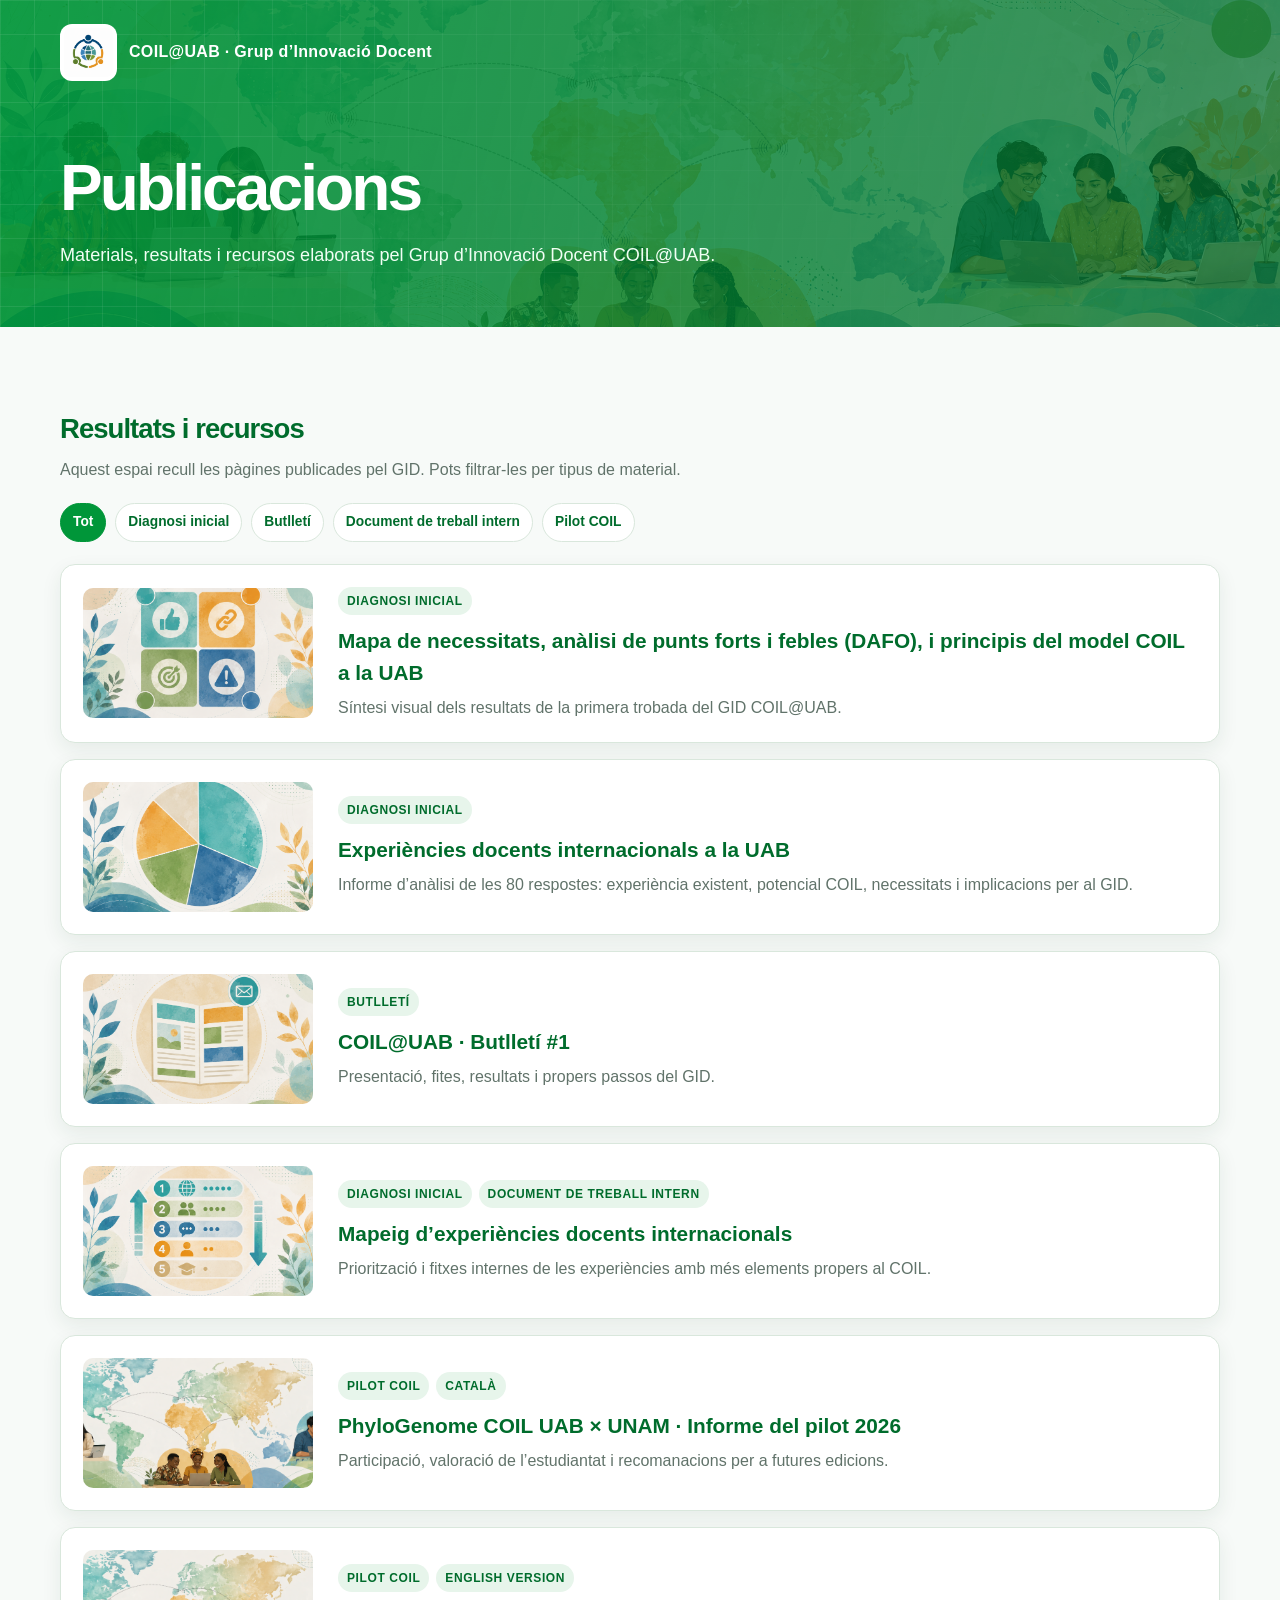
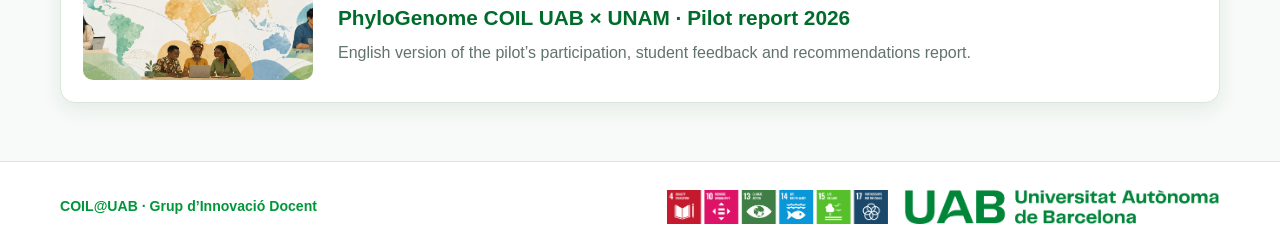
<file: index.html>
<!doctype html><html lang="ca"><head><meta charset="utf-8"><meta name="viewport" content="width=device-width,initial-scale=1"><title>COIL@UAB | Publicacions</title><link rel="stylesheet" href="site.css"><style>.index-hero .hero-content{padding-top:74px}.publication-list{display:grid;gap:16px}.publication{display:grid;grid-template-columns:230px 1fr;gap:25px;align-items:center;padding:22px;text-decoration:none;color:inherit}.publication:hover{transform:translateY(-3px);box-shadow:0 12px 24px rgba(20,65,38,.14)}.publication img{width:100%;height:130px;object-fit:cover;border-radius:10px}.tags{display:flex;flex-wrap:wrap;gap:7px}.tag{display:inline-block;padding:5px 9px;border-radius:999px;background:var(--uab-soft);color:var(--uab-dark);font-weight:800;font-size:.75rem;text-transform:uppercase;letter-spacing:.05em}.publication h3{margin:10px 0 7px;color:var(--uab-dark);font-size:1.3rem}.publication p{margin:0;color:var(--muted)}.filters{display:flex;flex-wrap:wrap;gap:9px;margin:0 0 22px}.filter{padding:8px 12px;border:1px solid var(--line);border-radius:999px;background:#fff;color:var(--uab-dark);font:inherit;font-size:.86rem;font-weight:800;cursor:pointer}.filter[aria-pressed="true"],.filter:hover{background:var(--uab);border-color:var(--uab);color:#fff}.publication[hidden]{display:none}body>header:not(:first-of-type),body>main:not(:first-of-type),body>footer:not(:first-of-type){display:none}@media(max-width:650px){.publication{grid-template-columns:1fr}.publication img{height:155px}}</style><script src="site-shell.js" defer></script></head><body><header class="site-hero index-hero"><div data-site-header></div><div class="wrap hero-content"><h1>Publicacions</h1><p class="lead">Materials, resultats i recursos elaborats pel Grup d’Innovació Docent COIL@UAB.</p></div></header><main class="wrap page-main"><section><h2 class="section-title">Resultats i recursos</h2><p class="section-intro">Aquest espai recull les pàgines publicades pel GID. Pots filtrar-les per tipus de material.</p><div class="filters" role="group" aria-label="Filtra les publicacions"><button class="filter" type="button" data-filter="tot" aria-pressed="true">Tot</button><button class="filter" type="button" data-filter="diagnosi" aria-pressed="false">Diagnosi inicial</button><button class="filter" type="button" data-filter="butlleti" aria-pressed="false">Butlletí</button><button class="filter" type="button" data-filter="intern" aria-pressed="false">Document de treball intern</button><button class="filter" type="button" data-filter="pilot" aria-pressed="false">Pilot COIL</button></div><div class="publication-list"><a class="publication card" data-tags="diagnosi" href="resultats-primera-trobada.html"><img src="COIL-UAB-Banner.png" alt="Mapa global i estudiants col·laborant"><div><div class="tags"><span class="tag">DIAGNOSI INICIAL</span></div><h3>Mapa de necessitats, anàlisi de punts forts i febles (DAFO), i principis del model COIL a la UAB</h3><p>Síntesi visual dels resultats de la primera trobada del GID COIL@UAB.</p></div></a><a class="publication card" data-tags="diagnosi" href="informe-enquesta.html"><img src="COIL-UAB-Banner.png" alt="Mapa global i estudiants col·laborant"><div><div class="tags"><span class="tag">DIAGNOSI INICIAL</span></div><h3>Experiències docents internacionals a la UAB</h3><p>Informe d’anàlisi de les 80 respostes: experiència existent, potencial COIL, necessitats i implicacions per al GID.</p></div></a><a class="publication card" data-tags="butlleti" href="butlleti-setembre-2026.html"><img src="COIL-UAB-Banner.png" alt="Mapa global i estudiants col·laborant"><div><div class="tags"><span class="tag">BUTLLETÍ</span></div><h3>COIL@UAB · Butlletí #1</h3><p>Presentació, fites, resultats i propers passos del GID.</p></div></a><a class="publication card" data-tags="diagnosi intern" href="mapeig-intern-experiencies-coil.html"><img src="llista.png" alt="Llista visual de priorització d’experiències"><div><div class="tags"><span class="tag">DIAGNOSI INICIAL</span><span class="tag">DOCUMENT DE TREBALL INTERN</span></div><h3>Mapeig d’experiències docents internacionals</h3><p>Priorització i fitxes internes de les experiències amb més elements propers al COIL.</p></div></a><a class="publication card" data-tags="pilot" href="informe-phylogenom-coil-2026.html"><img src="COIL-UAB-Banner.png" alt="Estudiants col·laborant en un projecte internacional"><div><div class="tags"><span class="tag">PILOT COIL</span><span class="tag">CATALÀ</span></div><h3>PhyloGenome COIL UAB × UNAM · Informe del pilot 2026</h3><p>Participació, valoració de l’estudiantat i recomanacions per a futures edicions.</p></div></a><a class="publication card" data-tags="pilot" href="phylogenom-coil-report-2026-en.html"><img src="COIL-UAB-Banner.png" alt="Students collaborating on an international project"><div><div class="tags"><span class="tag">PILOT COIL</span><span class="tag">ENGLISH VERSION</span></div><h3>PhyloGenome COIL UAB × UNAM · Pilot report 2026</h3><p>English version of the pilot’s participation, student feedback and recommendations report.</p></div></a></div></section></main><footer class="site-footer" data-site-footer></footer><script>const catalogue=document.querySelector('main .publication-list');const filters=catalogue.closest('section').querySelectorAll('.filter');filters.forEach(button=>button.addEventListener('click',()=>{const filter=button.dataset.filter;filters.forEach(item=>item.setAttribute('aria-pressed',String(item===button)));catalogue.querySelectorAll('.publication').forEach(item=>{const tags=(item.dataset.tags||item.dataset.tag||'').split(' ');item.hidden=filter!=='tot'&&!tags.includes(filter)};}));</script></body></html>
</file>
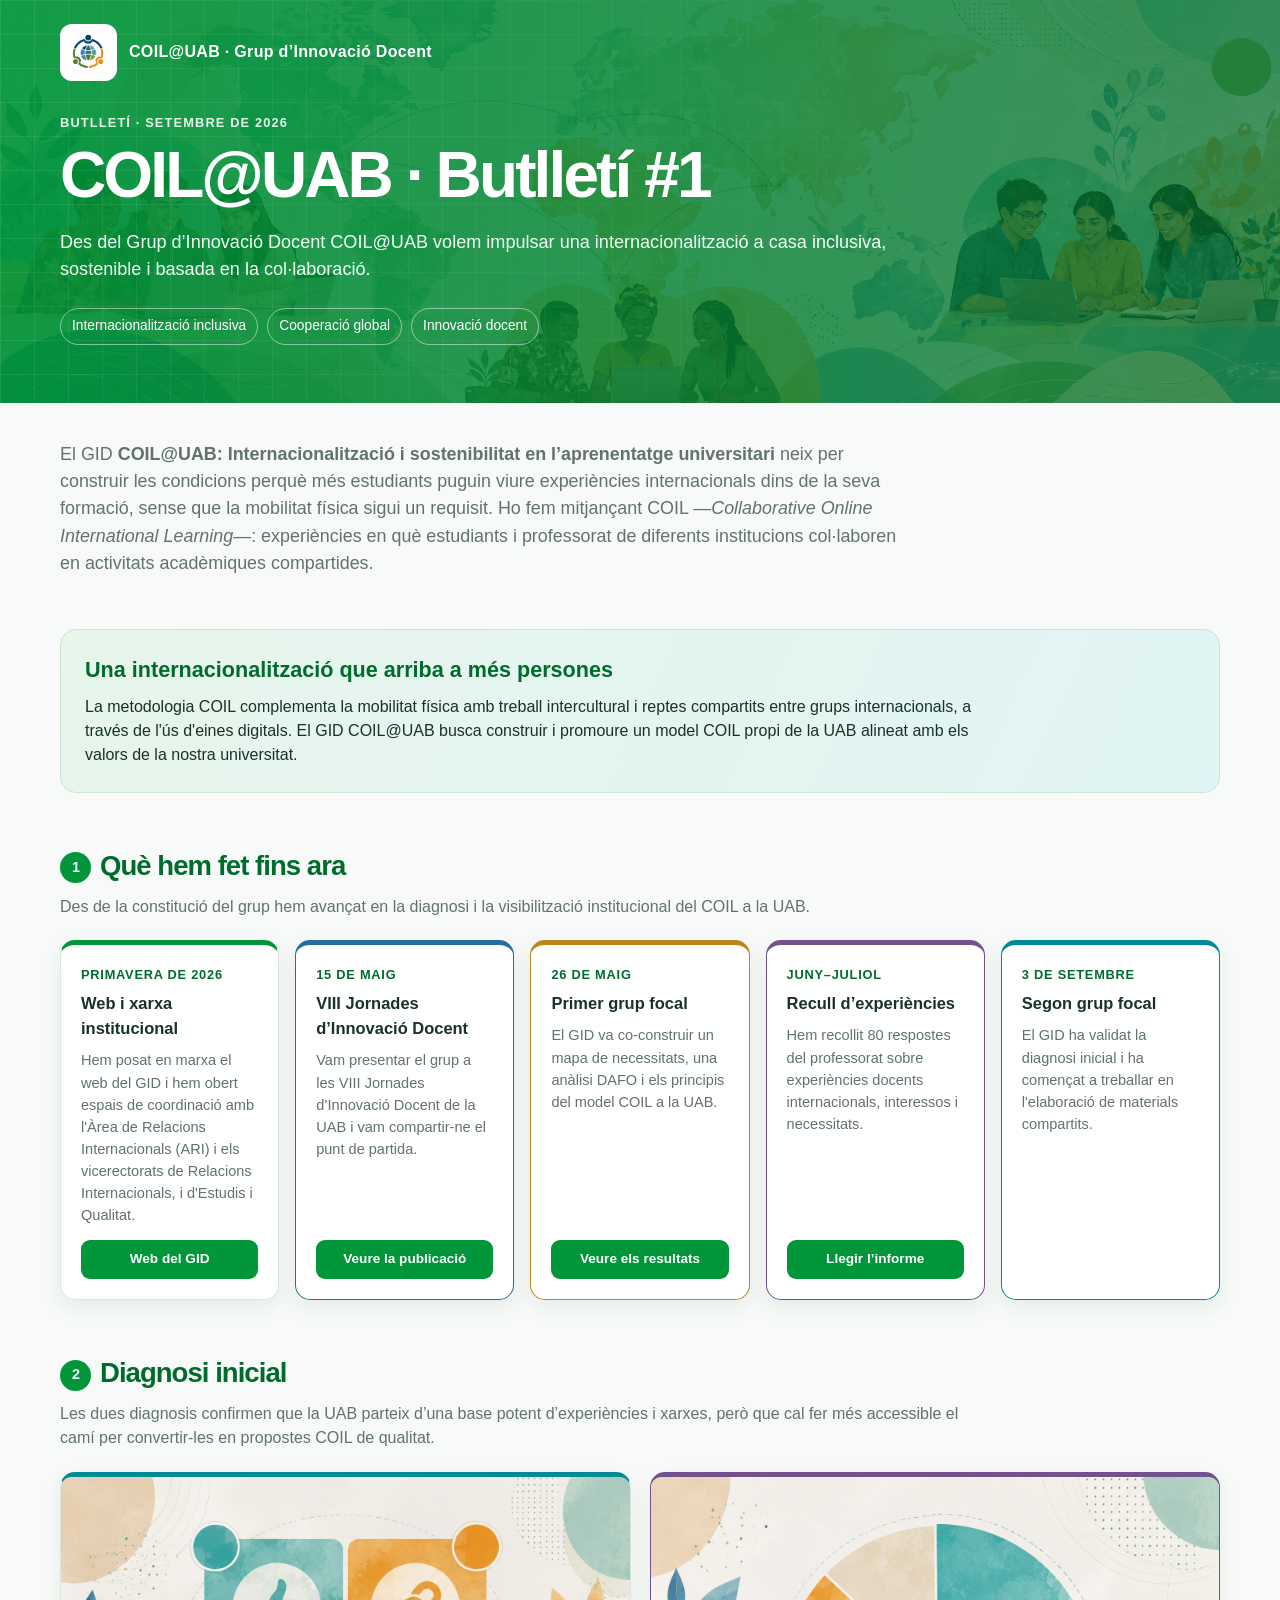
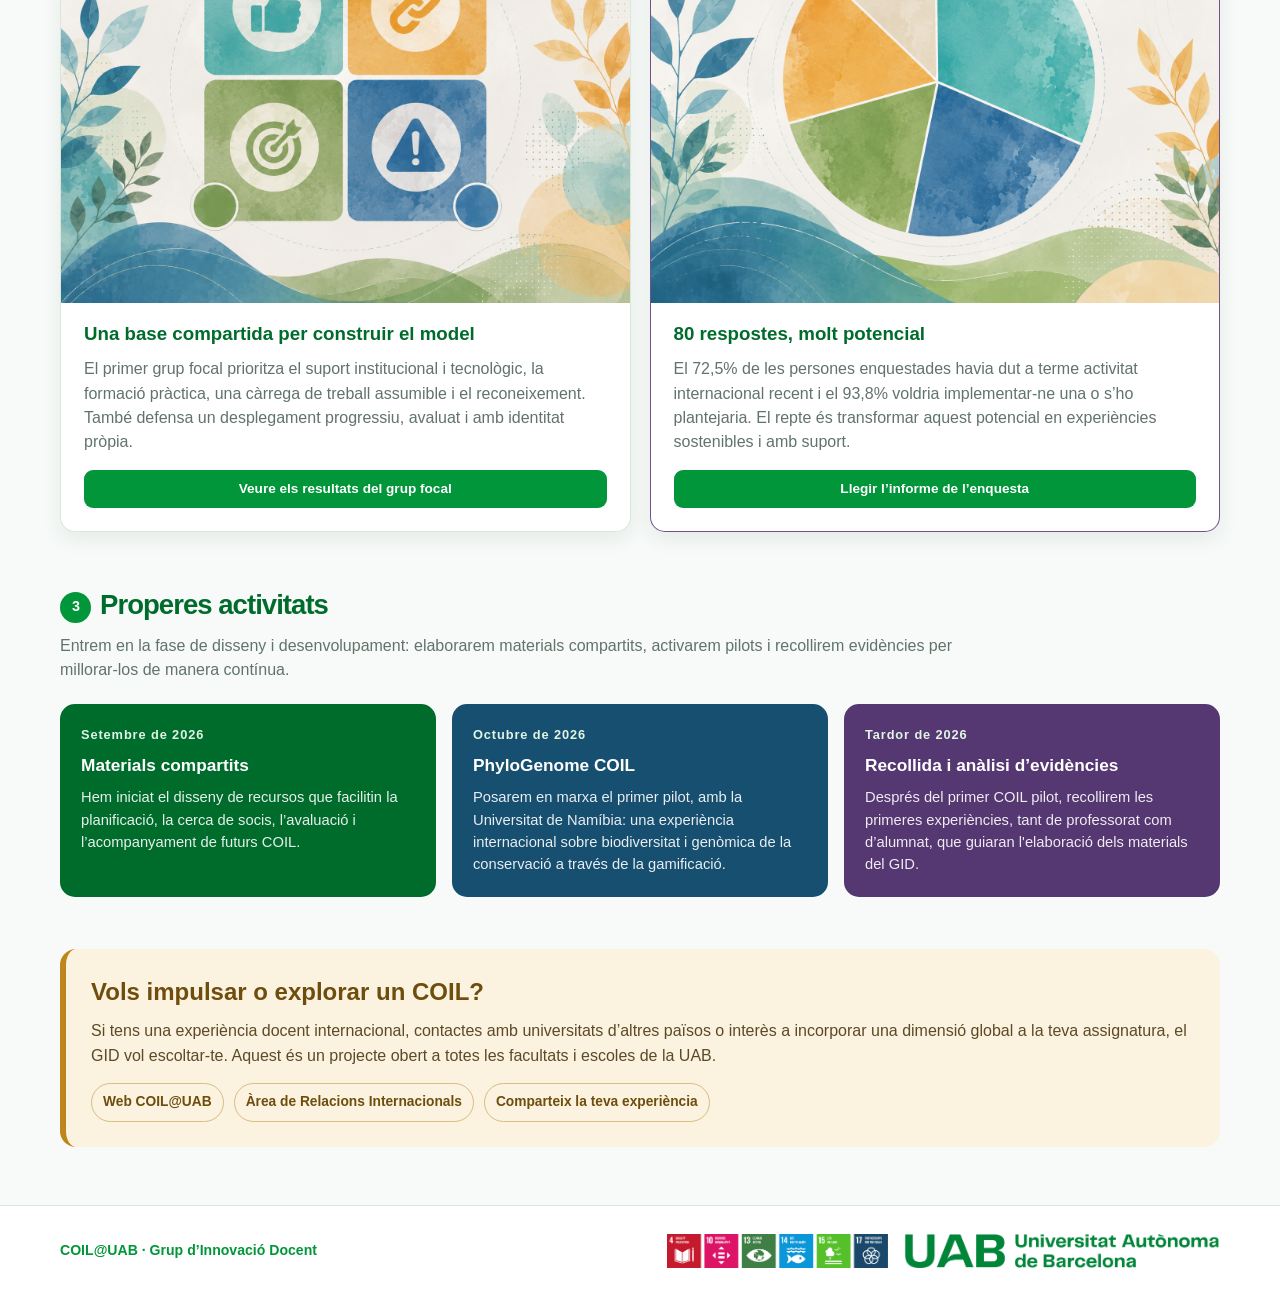
<file: butlleti-setembre-2026.html>
<!doctype html><html lang="ca"><head><meta charset="utf-8"><meta name="viewport" content="width=device-width,initial-scale=1"><title>COIL@UAB · Butlletí #1</title><link rel="stylesheet" href="site.css"><style>
.newsletter{padding-bottom:58px}.newsletter>section{margin-top:52px}.intro{max-width:850px;margin:38px 0 0;font-size:1.12rem;color:var(--muted)}.highlight{margin-top:25px;padding:24px;border-radius:16px;background:linear-gradient(115deg,var(--uab-soft),var(--teal-soft));border:1px solid #cce6d3}.highlight h2{margin:0 0 8px;color:var(--uab-dark);font-size:1.35rem}.highlight p{margin:0;max-width:890px}.milestones{display:grid;grid-template-columns:repeat(5,1fr);gap:16px}.milestone{padding:20px;border-top:5px solid var(--uab)}.milestone:nth-child(2){border-color:var(--blue)}.milestone:nth-child(3){border-color:var(--gold)}.milestone:nth-child(4){border-color:var(--violet)}.milestone:nth-child(5){border-color:var(--teal)}.date{display:block;margin-bottom:7px;color:var(--uab-dark);font-size:.8rem;font-weight:800;letter-spacing:.06em;text-transform:uppercase}.milestone h3{margin:0 0 8px;color:var(--ink);font-size:1.03rem}.milestone p{margin:0 0 14px;color:var(--muted);font-size:.91rem}.button{display:inline-block;padding:9px 13px;border-radius:9px;background:var(--uab);color:#fff;text-decoration:none;font-weight:800;font-size:.85rem}.button:hover{background:var(--uab-dark)}.results{display:grid;grid-template-columns:1fr 1fr;gap:19px}.result-card{padding:23px;border-top:5px solid var(--teal)}.result-card:nth-child(2){border-color:var(--violet)}.result-card h3{margin:0 0 9px;color:var(--uab-dark)}.result-card p{margin:0 0 15px;color:var(--muted)}.next{display:grid;grid-template-columns:repeat(3,1fr);gap:16px}.next-card{padding:21px;background:var(--uab-dark);border-radius:15px;color:#fff}.next-card:nth-child(2){background:#174f70}.next-card:nth-child(3){background:#553771}.next-card time{display:block;margin-bottom:8px;font-size:.8rem;font-weight:800;letter-spacing:.07em;color:#dff5e5}.next-card h3{margin:0 0 8px;font-size:1.08rem}.next-card p{margin:0;color:rgba(255,255,255,.9);font-size:.92rem}.call{padding:25px;border-radius:16px;background:var(--gold-soft);border-left:6px solid var(--gold)}.call h2{margin:0 0 9px;color:#6e4d0d}.call p{margin:0 0 15px;color:#5c4a27}.links{display:flex;flex-wrap:wrap;gap:10px}.link-pill{padding:8px 11px;border:1px solid #d6bf84;border-radius:999px;color:#6e4d0d;text-decoration:none;font-weight:800;font-size:.86rem}.link-pill:hover{background:#fff7e5}@media(max-width:1000px){.milestones{grid-template-columns:repeat(3,1fr)}}@media(max-width:700px){.milestones,.results,.next{grid-template-columns:1fr}}</style><script src="site-shell.js" defer></script></head>
<body><header class="site-hero"><div data-site-header></div><div class="wrap hero-content"><p class="eyebrow">Butlletí · setembre de 2026</p><h1>COIL@UAB · Butlletí #1</h1><p class="lead">Des del Grup d’Innovació Docent COIL@UAB volem impulsar una internacionalització a casa inclusiva, sostenible i basada en la col·laboració.</p><div class="chips"><span class="chip">Internacionalització inclusiva</span><span class="chip">Cooperació global</span><span class="chip">Innovació docent</span></div></div></header><main class="wrap newsletter"><p class="intro">El GID <strong>COIL@UAB: Internacionalització i sostenibilitat en l’aprenentatge universitari</strong> neix per construir les condicions perquè més estudiants puguin viure experiències internacionals dins de la seva formació, sense que la mobilitat física sigui un requisit. Ho fem mitjançant COIL —<em>Collaborative Online International Learning</em>—: experiències en què estudiants i professorat de diferents institucions col·laboren en activitats acadèmiques compartides.</p>
<section class="highlight"><h2>Una internacionalització que arriba a més persones</h2><p>La metodologia COIL complementa la mobilitat física amb treball intercultural i reptes compartits entre grups internacionals, a través de l'ús d'eines digitals. El GID COIL@UAB busca construir i promoure un model COIL propi de la UAB alineat amb els valors de la nostra universitat.</p></section>
<section><h2 class="section-title"><span class="number">1</span>Què hem fet fins ara</h2><p class="section-intro">Des de la constitució del grup hem avançat en la diagnosi i la visibilització institucional del COIL a la UAB.</p><div class="milestones"><article class="milestone card"><span class="date">Primavera de 2026</span><h3>Web i xarxa institucional</h3><p>Hem posat en marxa el web del GID i hem obert espais de coordinació amb l'Àrea de Relacions Internacionals (ARI) i els vicerectorats de Relacions Internacionals, i d'Estudis i Qualitat.</p><a class="button" href="https://webs.uab.cat/coil/">Web del GID</a></article><article class="milestone card"><span class="date">15 de maig</span><h3>VIII Jornades d’Innovació Docent</h3><p>Vam presentar el grup a les VIII Jornades d’Innovació Docent de la UAB i vam compartir-ne el punt de partida.</p><a class="button" href="https://monografies.uab.cat/monografies/catalog/view/innovacio-docent/338/630">Veure la publicació</a></article><article class="milestone card"><span class="date">26 de maig</span><h3>Primer grup focal</h3><p>El GID va co-construir un mapa de necessitats, una anàlisi DAFO i els principis del model COIL a la UAB.</p><a class="button" href="https://soniacasillas.github.io/COIL-UAB/resultats-primera-trobada.html">Veure els resultats</a></article><article class="milestone card"><span class="date">Juny–juliol</span><h3>Recull d’experiències</h3><p>Hem recollit 80 respostes del professorat sobre experiències docents internacionals, interessos i necessitats.</p><a class="button" href="https://soniacasillas.github.io/COIL-UAB/informe-enquesta.html">Llegir l’informe</a></article><article class="milestone card"><span class="date">3 de setembre</span><h3>Segon grup focal</h3><p>El GID ha validat la diagnosi inicial i ha començat a treballar en l'elaboració de materials compartits.</p></article></div></section>
<section><h2 class="section-title"><span class="number">2</span>Diagnosi inicial</h2><p class="section-intro">Les dues diagnosis confirmen que la UAB parteix d’una base potent d’experiències i xarxes, però que cal fer més accessible el camí per convertir-les en propostes COIL de qualitat.</p><div class="results"><article class="result-card card"><h3>Una base compartida per construir el model</h3><p>El primer grup focal prioritza el suport institucional i tecnològic, la formació pràctica, una càrrega de treball assumible i el reconeixement. També defensa un desplegament progressiu, avaluat i amb identitat pròpia.</p><a class="button" href="resultats-primera-trobada.html">Veure els resultats del grup focal</a></article><article class="result-card card"><h3>80 respostes, molt potencial</h3><p>El 72,5% de les persones enquestades havia dut a terme activitat internacional recent i el 93,8% voldria implementar-ne una o s’ho plantejaria. El repte és transformar aquest potencial en experiències sostenibles i amb suport.</p><a class="button" href="informe-enquesta.html">Llegir l’informe de l’enquesta</a></article></div></section>
<section><h2 class="section-title"><span class="number">3</span>Properes activitats</h2><p class="section-intro">Entrem en la fase de disseny i desenvolupament: elaborarem materials compartits, activarem pilots i recollirem evidències per millorar-los de manera contínua.</p><div class="next"><article class="next-card"><time>Setembre de 2026</time><h3>Materials compartits</h3><p>Hem iniciat el disseny de recursos que facilitin la planificació, la cerca de socis, l’avaluació i l’acompanyament de futurs COIL.</p></article><article class="next-card"><time>Octubre de 2026</time><h3>PhyloGenome COIL</h3><p>Posarem en marxa el primer pilot, amb la Universitat de Namíbia: una experiència internacional sobre biodiversitat i genòmica de la conservació a través de la gamificació.</p></article><article class="next-card"><time>Tardor de 2026</time><h3>Recollida i anàlisi d’evidències</h3><p>Després del primer COIL pilot, recollirem les primeres experiències, tant de professorat com d’alumnat, que guiaran l'elaboració dels materials del GID.</p></article></div></section>
<section class="call"><h2>Vols impulsar o explorar un COIL?</h2><p>Si tens una experiència docent internacional, contactes amb universitats d’altres països o interès a incorporar una dimensió global a la teva assignatura, el GID vol escoltar-te. Aquest és un projecte obert a totes les facultats i escoles de la UAB.</p><div class="links"><a class="link-pill" href="https://webs.uab.cat/coil/">Web COIL@UAB</a><a class="link-pill" href="mailto:internacional@uab.cat">Àrea de Relacions Internacionals</a><a class="link-pill" href="mailto:sonia.casillas@uab.cat">Contacta'ns per correu-e</a></div></section></main><footer class="site-footer" data-site-footer></footer></body></html>
</file>
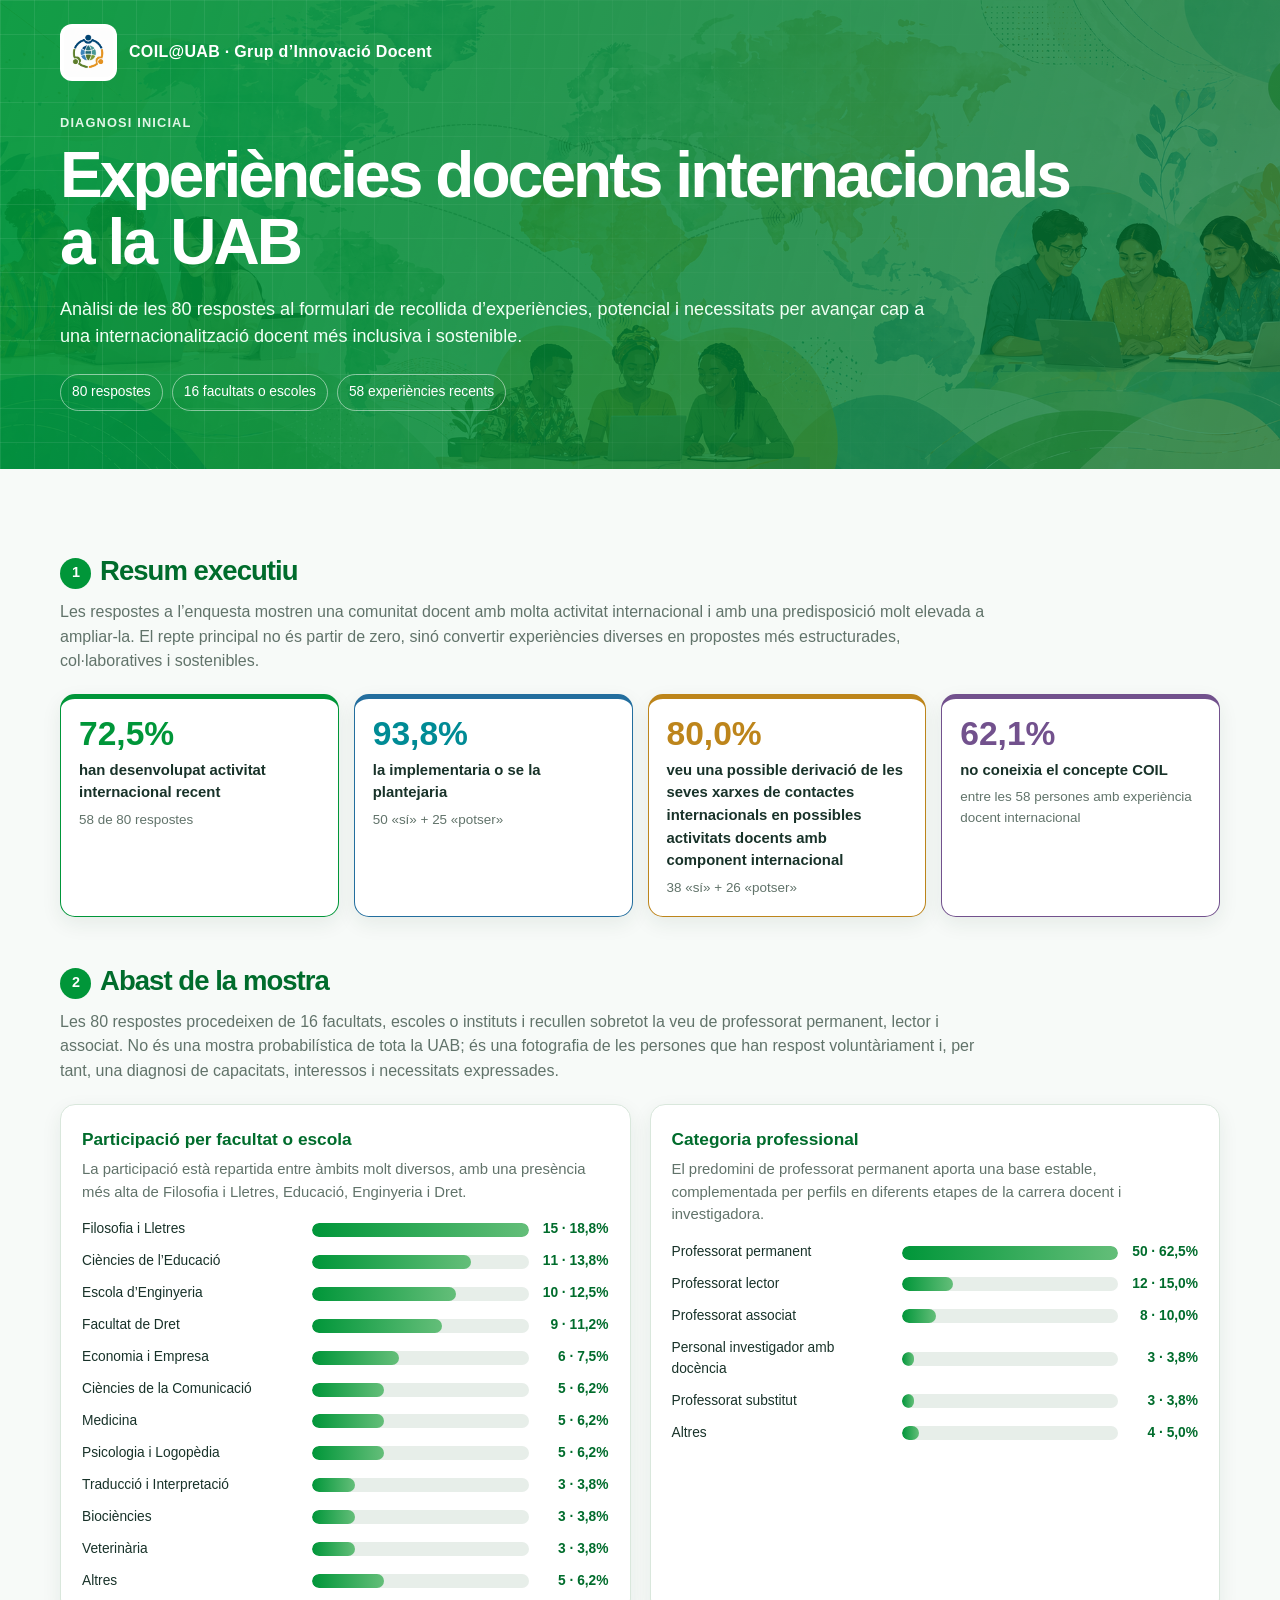
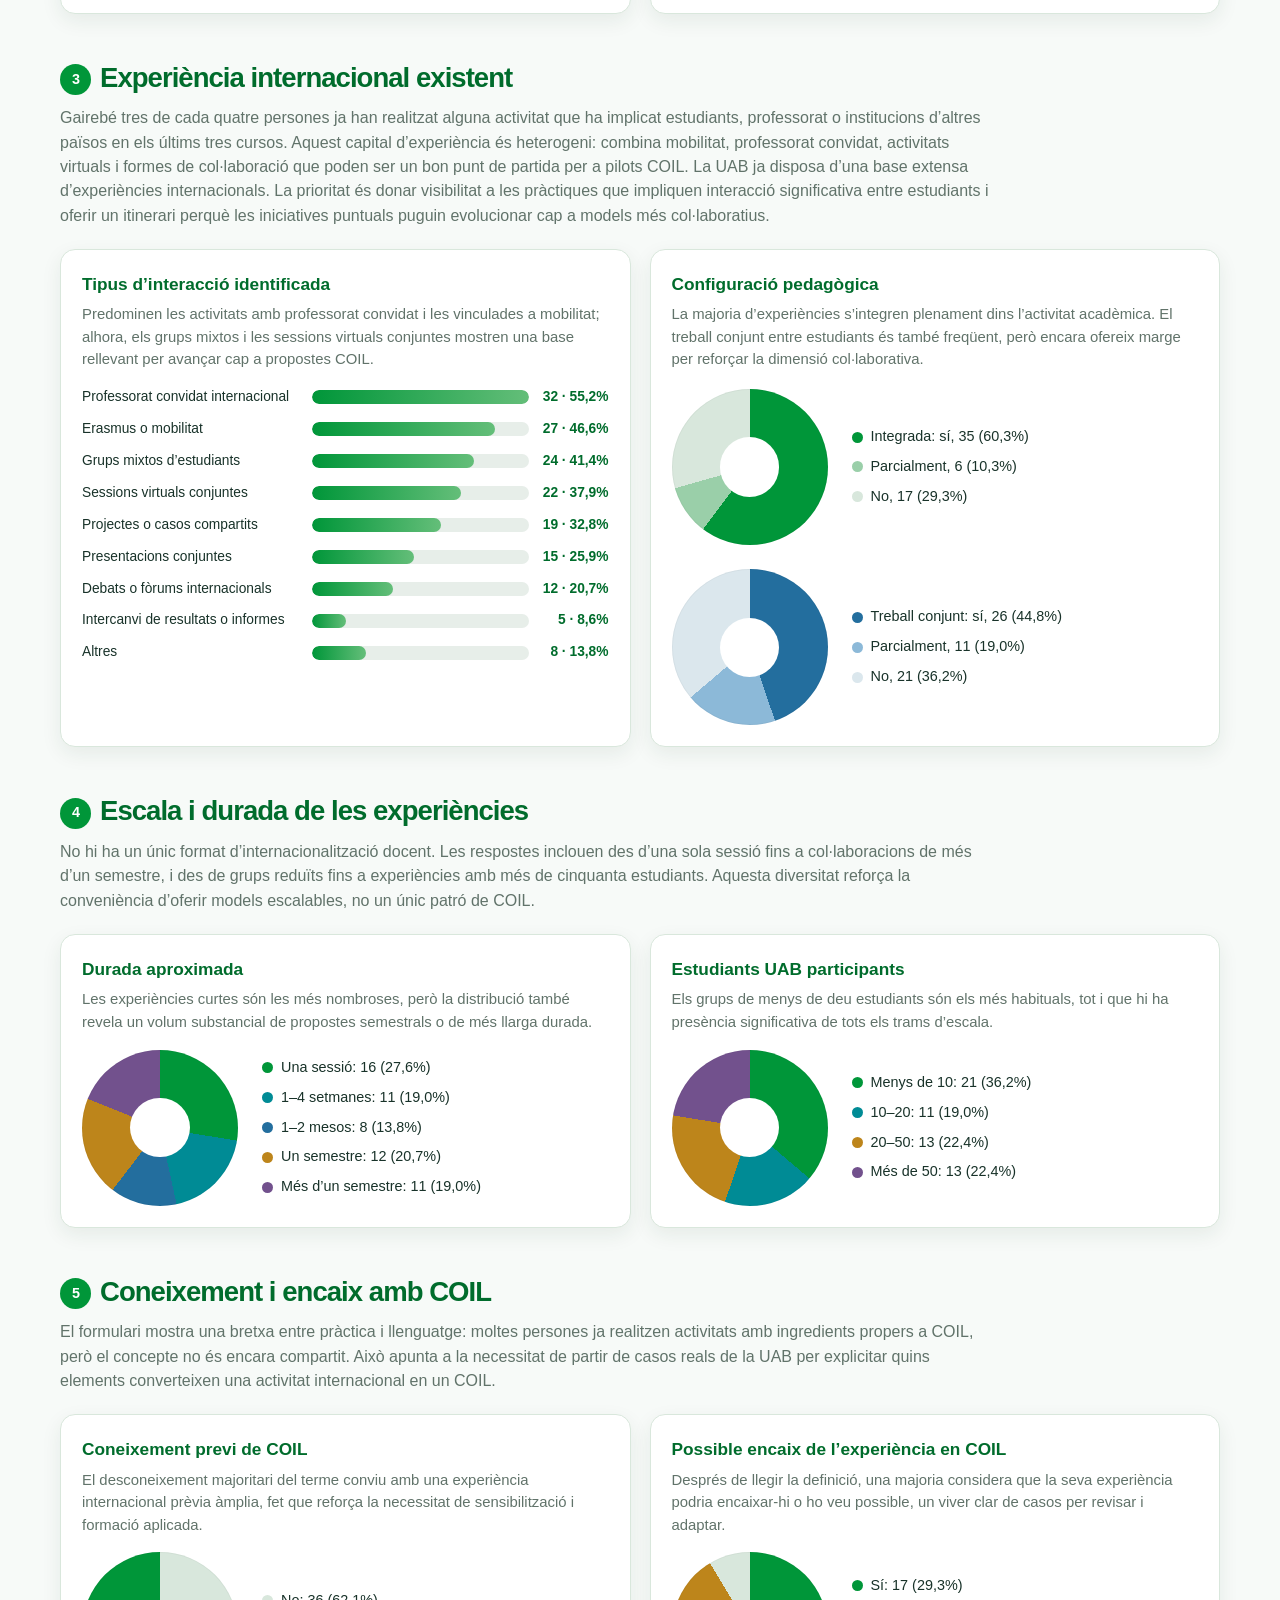
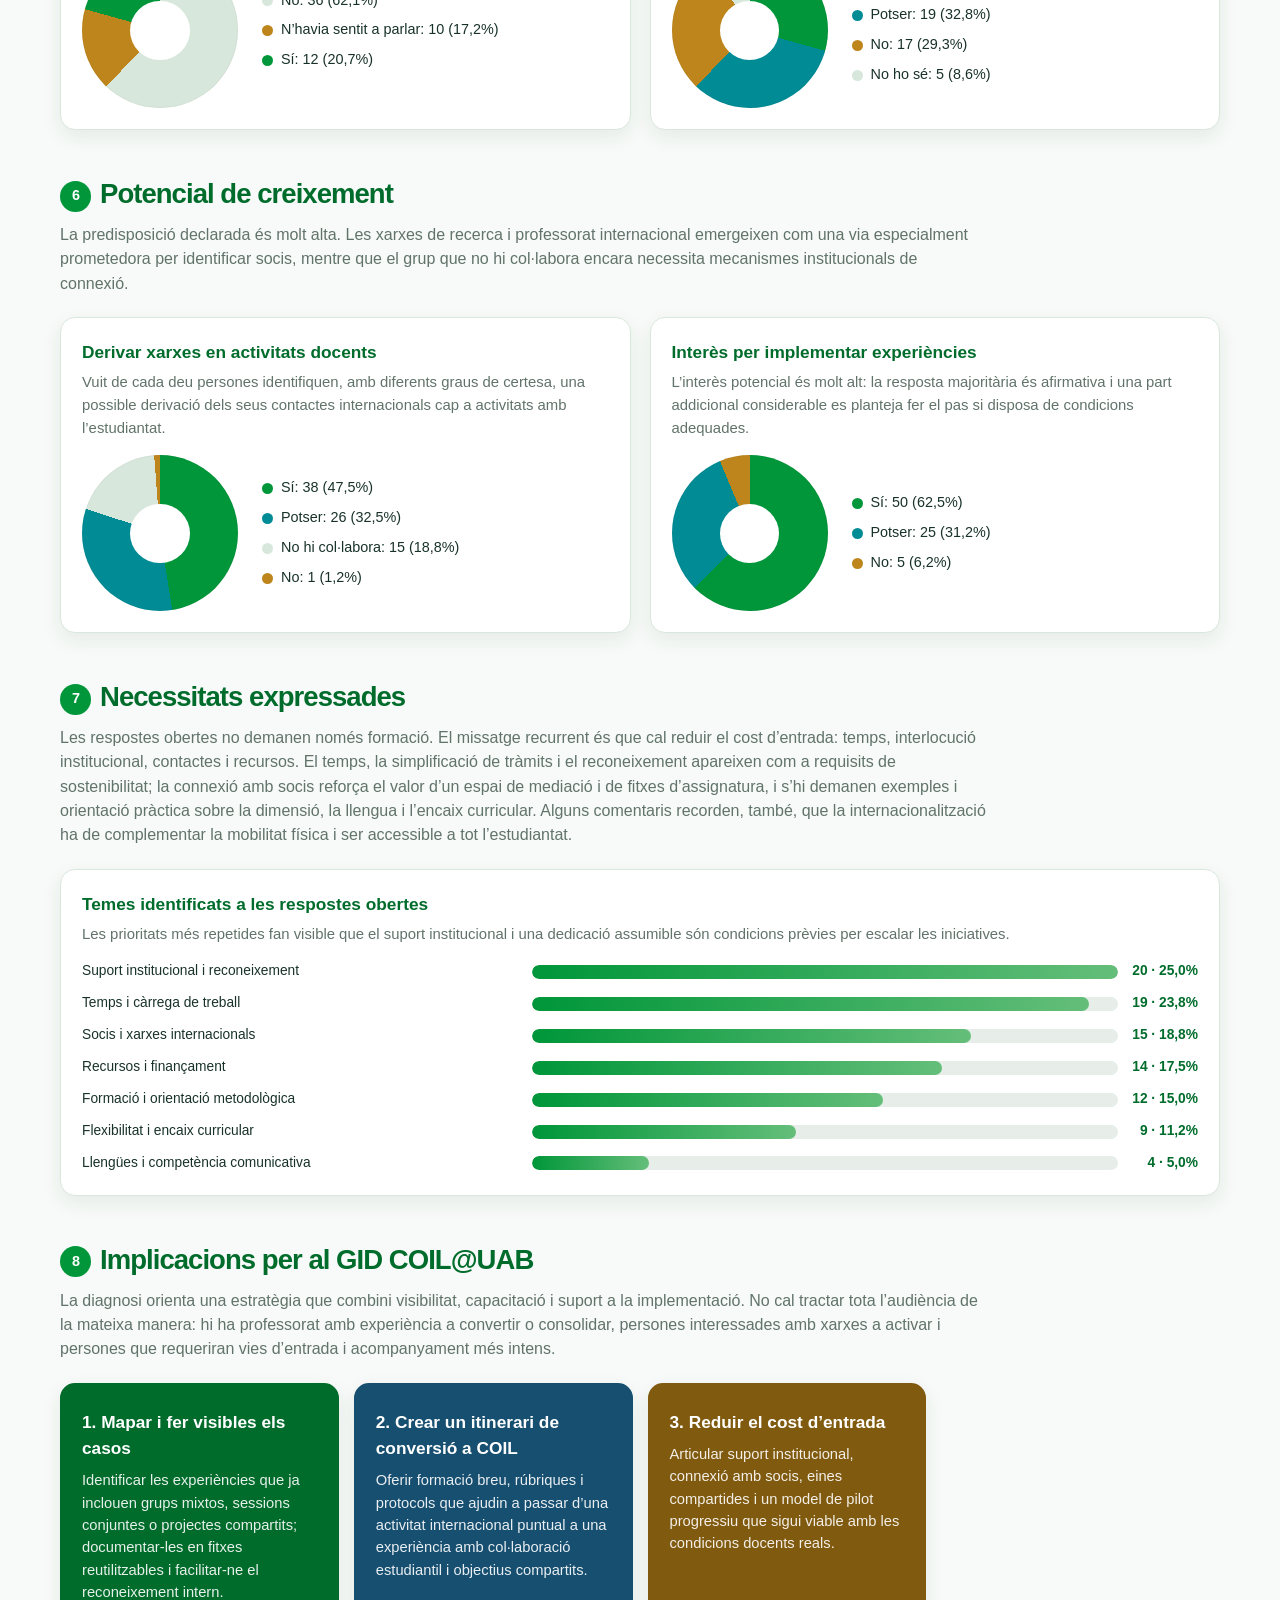
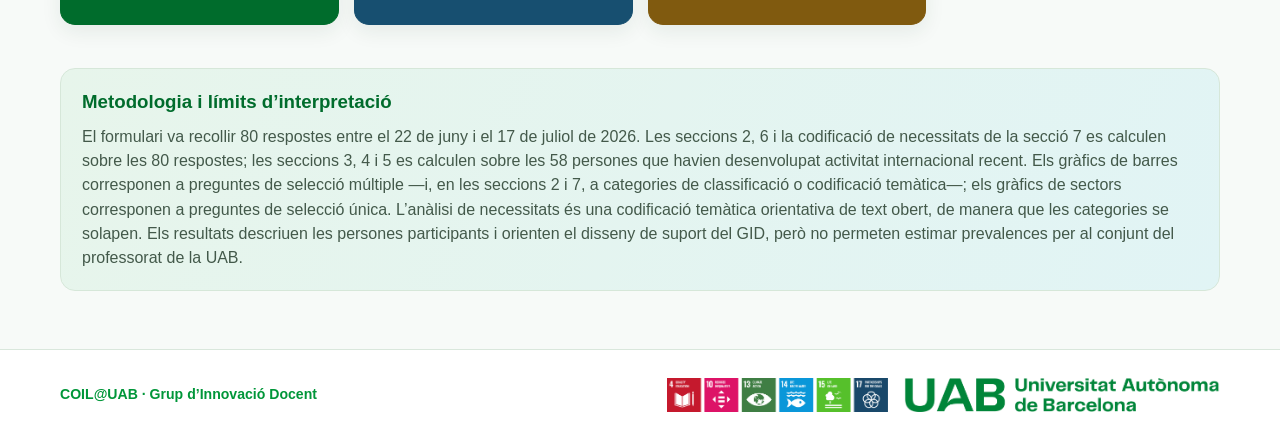
<file: informe-enquesta.html>
<!doctype html><html lang="ca"><head><meta charset="utf-8"><meta name="viewport" content="width=device-width,initial-scale=1"><title>COIL@UAB | Experiències docents internacionals</title><link rel="stylesheet" href="site.css"><style>
.kpis,.recommendations{display:grid;grid-template-columns:repeat(4,1fr);gap:15px}.kpi{padding:18px;border-top:5px solid var(--uab)}.kpi:nth-child(2){border-color:var(--teal)}.kpi:nth-child(3){border-color:var(--gold)}.kpi:nth-child(4){border-color:var(--violet)}.kpi b{display:block;color:var(--uab);font-size:2.1rem;line-height:1}.kpi:nth-child(2) b{color:var(--teal)}.kpi:nth-child(3) b{color:var(--gold)}.kpi:nth-child(4) b{color:var(--violet)}.kpi span{display:block;margin-top:8px;font-weight:800;font-size:.93rem}.kpi small,.small-note{display:block;margin-top:6px;color:var(--muted);font-size:.84rem}.wide .bar-row{grid-template-columns:minmax(220px,1.5fr) minmax(85px,2fr) 70px}.rec{padding:21px;border-top:5px solid var(--uab)}.rec:nth-child(2){border-color:var(--blue)}.rec:nth-child(3){border-color:var(--gold)}.rec h3{margin:0 0 8px;color:var(--uab-dark)}.rec p{margin:0;color:var(--muted);font-size:.92rem}.rec b{display:inline-grid;place-items:center;width:31px;height:31px;margin-bottom:11px;border-radius:50%;background:var(--uab);color:#fff}.rec:nth-child(2) b{background:var(--blue)}.rec:nth-child(3) b{background:var(--gold)}.method{padding:19px 21px;border:1px solid #d6e7d9;border-radius:15px;background:linear-gradient(115deg,var(--uab-soft),var(--teal-soft))}.method h3{margin:0 0 8px;color:var(--uab-dark)}.method p{margin:0;color:#43594a}@media(max-width:900px){.kpis,.recommendations{grid-template-columns:repeat(2,1fr)}}@media(max-width:590px){.kpis,.recommendations{grid-template-columns:1fr}.wide .bar-row{grid-template-columns:minmax(115px,1.3fr) minmax(50px,1fr) 55px}}</style><script src="site-shell.js" defer></script></head>
<body><header class="site-hero"><div data-site-header></div><div class="wrap hero-content"><p class="eyebrow">Diagnosi inicial</p><h1>Experiències docents internacionals a la UAB</h1><p class="lead">Anàlisi de les 80 respostes al formulari de recollida d’experiències, potencial i necessitats per avançar cap a una internacionalització docent més inclusiva i sostenible.</p><div class="chips"><span class="chip">80 respostes</span><span class="chip">16 facultats o escoles</span><span class="chip">58 experiències recents</span></div></div></header><main class="wrap page-main">
<section><h2 class="section-title"><span class="number">1</span>Resum executiu</h2><p class="section-intro">Les respostes a l’enquesta mostren una comunitat docent amb molta activitat internacional i amb una predisposició molt elevada a ampliar-la. El repte principal no és partir de zero, sinó convertir experiències diverses en propostes més estructurades, col·laboratives i sostenibles.</p><div class="kpis"><article class="kpi"><b>72,5%</b><span>han desenvolupat activitat internacional recent</span><small>58 de 80 respostes</small></article><article class="kpi"><b>93,8%</b><span>la implementaria o se la plantejaria</span><small>50 «sí» + 25 «potser»</small></article><article class="kpi"><b>80,0%</b><span>veu una possible derivació de les seves xarxes de contactes internacionals en possibles activitats docents amb component internacional</span><small>38 «sí» + 26 «potser»</small></article><article class="kpi"><b>62,1%</b><span>no coneixia el concepte COIL</span><small>entre les 58 persones amb experiència docent internacional</small></article></div></section>
<section><h2 class="section-title"><span class="number">2</span>Abast de la mostra</h2><p class="section-intro">Les 80 respostes procedeixen de 16 facultats, escoles o instituts i recullen sobretot la veu de professorat permanent, lector i associat. No és una mostra probabilística de tota la UAB; és una fotografia de les persones que han respost voluntàriament i, per tant, una diagnosi de capacitats, interessos i necessitats expressades.</p><div class="two"><div class="panel wide"><h3>Participació per facultat o escola</h3><p>La participació està repartida entre àmbits molt diversos, amb una presència més alta de Filosofia i Lletres, Educació, Enginyeria i Dret.</p><div class="bars"><div class="bar-row"><span>Filosofia i Lletres</span><div class="bar-track"><i class="bar-fill blue" style="width:100%"></i></div><b class="bar-value">15 · 18,8%</b></div><div class="bar-row"><span>Ciències de l’Educació</span><div class="bar-track"><i class="bar-fill teal" style="width:73.3%"></i></div><b class="bar-value">11 · 13,8%</b></div><div class="bar-row"><span>Escola d’Enginyeria</span><div class="bar-track"><i class="bar-fill gold" style="width:66.7%"></i></div><b class="bar-value">10 · 12,5%</b></div><div class="bar-row"><span>Facultat de Dret</span><div class="bar-track"><i class="bar-fill violet" style="width:60%"></i></div><b class="bar-value">9 · 11,2%</b></div><div class="bar-row"><span>Economia i Empresa</span><div class="bar-track"><i class="bar-fill coral" style="width:40%"></i></div><b class="bar-value">6 · 7,5%</b></div><div class="bar-row"><span>Ciències de la Comunicació</span><div class="bar-track"><i class="bar-fill blue" style="width:33.3%"></i></div><b class="bar-value">5 · 6,2%</b></div><div class="bar-row"><span>Medicina</span><div class="bar-track"><i class="bar-fill teal" style="width:33.3%"></i></div><b class="bar-value">5 · 6,2%</b></div><div class="bar-row"><span>Psicologia i Logopèdia</span><div class="bar-track"><i class="bar-fill gold" style="width:33.3%"></i></div><b class="bar-value">5 · 6,2%</b></div><div class="bar-row"><span>Traducció i Interpretació</span><div class="bar-track"><i class="bar-fill violet" style="width:20%"></i></div><b class="bar-value">3 · 3,8%</b></div><div class="bar-row"><span>Biociències</span><div class="bar-track"><i class="bar-fill coral" style="width:20%"></i></div><b class="bar-value">3 · 3,8%</b></div><div class="bar-row"><span>Veterinària</span><div class="bar-track"><i class="bar-fill blue" style="width:20%"></i></div><b class="bar-value">3 · 3,8%</b></div><div class="bar-row"><span>Altres</span><div class="bar-track"><i class="bar-fill teal" style="width:33.3%"></i></div><b class="bar-value">5 · 6,2%</b></div></div></div><div class="panel wide"><h3>Categoria professional</h3><p>El predomini de professorat permanent aporta una base estable, complementada per perfils en diferents etapes de la carrera docent i investigadora.</p><div class="bars"><div class="bar-row"><span>Professorat permanent</span><div class="bar-track"><i class="bar-fill teal" style="width:100%"></i></div><b class="bar-value">50 · 62,5%</b></div><div class="bar-row"><span>Professorat lector</span><div class="bar-track"><i class="bar-fill blue" style="width:24%"></i></div><b class="bar-value">12 · 15,0%</b></div><div class="bar-row"><span>Professorat associat</span><div class="bar-track"><i class="bar-fill gold" style="width:16%"></i></div><b class="bar-value">8 · 10,0%</b></div><div class="bar-row"><span>Personal investigador amb docència</span><div class="bar-track"><i class="bar-fill violet" style="width:6%"></i></div><b class="bar-value">3 · 3,8%</b></div><div class="bar-row"><span>Professorat substitut</span><div class="bar-track"><i class="bar-fill coral" style="width:6%"></i></div><b class="bar-value">3 · 3,8%</b></div><div class="bar-row"><span>Altres</span><div class="bar-track"><i class="bar-fill blue" style="width:8%"></i></div><b class="bar-value">4 · 5,0%</b></div></div></div></div></section>
<section><h2 class="section-title"><span class="number">3</span>Experiència internacional existent</h2><p class="section-intro">Gairebé tres de cada quatre persones ja han realitzat alguna activitat que ha implicat estudiants, professorat o institucions d’altres països en els últims tres cursos. Aquest capital d’experiència és heterogeni: combina mobilitat, professorat convidat, activitats virtuals i formes de col·laboració que poden ser un bon punt de partida per a pilots COIL. La UAB ja disposa d’una base extensa d’experiències internacionals. La prioritat és donar visibilitat a les pràctiques que impliquen interacció significativa entre estudiants i oferir un itinerari perquè les iniciatives puntuals puguin evolucionar cap a models més col·laboratius.</p><div class="two"><div class="panel wide"><h3>Tipus d’interacció identificada</h3><p>Predominen les activitats amb professorat convidat i les vinculades a mobilitat; alhora, els grups mixtos i les sessions virtuals conjuntes mostren una base rellevant per avançar cap a propostes COIL.</p><div class="bars"><div class="bar-row"><span>Professorat convidat internacional</span><div class="bar-track"><i class="bar-fill blue" style="width:100%"></i></div><b class="bar-value">32 · 55,2%</b></div><div class="bar-row"><span>Erasmus o mobilitat</span><div class="bar-track"><i class="bar-fill teal" style="width:84.4%"></i></div><b class="bar-value">27 · 46,6%</b></div><div class="bar-row"><span>Grups mixtos d’estudiants</span><div class="bar-track"><i class="bar-fill gold" style="width:75%"></i></div><b class="bar-value">24 · 41,4%</b></div><div class="bar-row"><span>Sessions virtuals conjuntes</span><div class="bar-track"><i class="bar-fill violet" style="width:68.8%"></i></div><b class="bar-value">22 · 37,9%</b></div><div class="bar-row"><span>Projectes o casos compartits</span><div class="bar-track"><i class="bar-fill coral" style="width:59.4%"></i></div><b class="bar-value">19 · 32,8%</b></div><div class="bar-row"><span>Presentacions conjuntes</span><div class="bar-track"><i class="bar-fill blue" style="width:46.9%"></i></div><b class="bar-value">15 · 25,9%</b></div><div class="bar-row"><span>Debats o fòrums internacionals</span><div class="bar-track"><i class="bar-fill teal" style="width:37.5%"></i></div><b class="bar-value">12 · 20,7%</b></div><div class="bar-row"><span>Intercanvi de resultats o informes</span><div class="bar-track"><i class="bar-fill gold" style="width:15.6%"></i></div><b class="bar-value">5 · 8,6%</b></div><div class="bar-row"><span>Altres</span><div class="bar-track"><i class="bar-fill violet" style="width:25%"></i></div><b class="bar-value">8 · 13,8%</b></div></div></div><div class="panel"><h3>Configuració pedagògica</h3><p>La majoria d’experiències s’integren plenament dins l’activitat acadèmica. El treball conjunt entre estudiants és també freqüent, però encara ofereix marge per reforçar la dimensió col·laborativa.</p><div class="pie-layout" style="margin-top:18px"><div class="pie" style="background:conic-gradient(#009639 0 60.3%,#9acfa9 60.3% 70.6%,#d8e7dc 70.6% 100%)"></div><div class="legend"><span><i class="dot" style="background:#009639"></i>Integrada: sí, 35 (60,3%)</span><span><i class="dot" style="background:#9acfa9"></i>Parcialment, 6 (10,3%)</span><span><i class="dot" style="background:#d8e7dc"></i>No, 17 (29,3%)</span></div></div></br><div class="pie-layout"><div class="pie" style="background:conic-gradient(#236e9e 0 44.8%,#8cb9d8 44.8% 63.8%,#dbe7ed 63.8% 100%)"></div><div class="legend"><span><i class="dot" style="background:#236e9e"></i>Treball conjunt: sí, 26 (44,8%)</span><span><i class="dot" style="background:#8cb9d8"></i>Parcialment, 11 (19,0%)</span><span><i class="dot" style="background:#dbe7ed"></i>No, 21 (36,2%)</span></div></div></div></div></section>
<section><h2 class="section-title"><span class="number">4</span>Escala i durada de les experiències</h2><p class="section-intro">No hi ha un únic format d’internacionalització docent. Les respostes inclouen des d’una sola sessió fins a col·laboracions de més d’un semestre, i des de grups reduïts fins a experiències amb més de cinquanta estudiants. Aquesta diversitat reforça la conveniència d’oferir models escalables, no un únic patró de COIL.</p><div class="two"><div class="panel"><h3>Durada aproximada</h3><p>Les experiències curtes són les més nombroses, però la distribució també revela un volum substancial de propostes semestrals o de més llarga durada.</p><div class="pie-layout"><div class="pie" style="background:conic-gradient(#009639 0 27.6%,#008b95 27.6% 46.6%,#236e9e 46.6% 60.4%,#bd851b 60.4% 81.1%,#72518d 81.1% 100%)"></div><div class="legend"><span><i class="dot" style="background:#009639"></i>Una sessió: 16 (27,6%)</span><span><i class="dot" style="background:#008b95"></i>1–4 setmanes: 11 (19,0%)</span><span><i class="dot" style="background:#236e9e"></i>1–2 mesos: 8 (13,8%)</span><span><i class="dot" style="background:#bd851b"></i>Un semestre: 12 (20,7%)</span><span><i class="dot" style="background:#72518d"></i>Més d’un semestre: 11 (19,0%)</span></div></div></div><div class="panel"><h3>Estudiants UAB participants</h3><p>Els grups de menys de deu estudiants són els més habituals, tot i que hi ha presència significativa de tots els trams d’escala.</p><div class="pie-layout"><div class="pie" style="background:conic-gradient(#009639 0 36.2%,#008b95 36.2% 55.2%,#bd851b 55.2% 77.6%,#72518d 77.6% 100%)"></div><div class="legend"><span><i class="dot" style="background:#009639"></i>Menys de 10: 21 (36,2%)</span><span><i class="dot" style="background:#008b95"></i>10–20: 11 (19,0%)</span><span><i class="dot" style="background:#bd851b"></i>20–50: 13 (22,4%)</span><span><i class="dot" style="background:#72518d"></i>Més de 50: 13 (22,4%)</span></div></div></div></div></section>
<section><h2 class="section-title"><span class="number">5</span>Coneixement i encaix amb COIL</h2><p class="section-intro">El formulari mostra una bretxa entre pràctica i llenguatge: moltes persones ja realitzen activitats amb ingredients propers a COIL, però el concepte no és encara compartit. Això apunta a la necessitat de partir de casos reals de la UAB per explicitar quins elements converteixen una activitat internacional en un COIL.</p><div class="two"><div class="panel"><h3>Coneixement previ de COIL</h3><p>El desconeixement majoritari del terme conviu amb una experiència internacional prèvia àmplia, fet que reforça la necessitat de sensibilització i formació aplicada.</p><div class="pie-layout"><div class="pie" style="background:conic-gradient(#d8e7dc 0 62.1%,#bd851b 62.1% 79.3%,#009639 79.3% 100%)"></div><div class="legend"><span><i class="dot" style="background:#d8e7dc"></i>No: 36 (62,1%)</span><span><i class="dot" style="background:#bd851b"></i>N’havia sentit a parlar: 10 (17,2%)</span><span><i class="dot" style="background:#009639"></i>Sí: 12 (20,7%)</span></div></div></div><div class="panel"><h3>Possible encaix de l’experiència en COIL</h3><p>Després de llegir la definició, una majoria considera que la seva experiència podria encaixar-hi o ho veu possible, un viver clar de casos per revisar i adaptar.</p><div class="pie-layout"><div class="pie" style="background:conic-gradient(#009639 0 29.3%,#008b95 29.3% 62.1%,#bd851b 62.1% 91.4%,#d8e7dc 91.4% 100%)"></div><div class="legend"><span><i class="dot" style="background:#009639"></i>Sí: 17 (29,3%)</span><span><i class="dot" style="background:#008b95"></i>Potser: 19 (32,8%)</span><span><i class="dot" style="background:#bd851b"></i>No: 17 (29,3%)</span><span><i class="dot" style="background:#d8e7dc"></i>No ho sé: 5 (8,6%)</span></div></div></div></div></section>
<section><h2 class="section-title"><span class="number">6</span>Potencial de creixement</h2><p class="section-intro">La predisposició declarada és molt alta. Les xarxes de recerca i professorat internacional emergeixen com una via especialment prometedora per identificar socis, mentre que el grup que no hi col·labora encara necessita mecanismes institucionals de connexió.</p><div class="two"><div class="panel"><h3>Derivar xarxes en activitats docents</h3><p>Vuit de cada deu persones identifiquen, amb diferents graus de certesa, una possible derivació dels seus contactes internacionals cap a activitats amb l’estudiantat.</p><div class="pie-layout"><div class="pie" style="background:conic-gradient(#009639 0 47.5%,#008b95 47.5% 80%,#d8e7dc 80% 98.8%,#bd851b 98.8% 100%)"></div><div class="legend"><span><i class="dot" style="background:#009639"></i>Sí: 38 (47,5%)</span><span><i class="dot" style="background:#008b95"></i>Potser: 26 (32,5%)</span><span><i class="dot" style="background:#d8e7dc"></i>No hi col·labora: 15 (18,8%)</span><span><i class="dot" style="background:#bd851b"></i>No: 1 (1,2%)</span></div></div></div><div class="panel"><h3>Interès per implementar experiències</h3><p>L’interès potencial és molt alt: la resposta majoritària és afirmativa i una part addicional considerable es planteja fer el pas si disposa de condicions adequades.</p><div class="pie-layout"><div class="pie" style="background:conic-gradient(#009639 0 62.5%,#008b95 62.5% 93.7%,#bd851b 93.7% 100%)"></div><div class="legend"><span><i class="dot" style="background:#009639"></i>Sí: 50 (62,5%)</span><span><i class="dot" style="background:#008b95"></i>Potser: 25 (31,2%)</span><span><i class="dot" style="background:#bd851b"></i>No: 5 (6,2%)</span></div></div></div></div></section>
<section><h2 class="section-title"><span class="number">7</span>Necessitats expressades</h2><p class="section-intro">Les respostes obertes no demanen només formació. El missatge recurrent és que cal reduir el cost d’entrada: temps, interlocució institucional, contactes i recursos. El temps, la simplificació de tràmits i el reconeixement apareixen com a requisits de sostenibilitat; la connexió amb socis reforça el valor d’un espai de mediació i de fitxes d’assignatura, i s’hi demanen exemples i orientació pràctica sobre la dimensió, la llengua i l’encaix curricular. Alguns comentaris recorden, també, que la internacionalització ha de complementar la mobilitat física i ser accessible a tot l’estudiantat.</p><div class="panel wide"><h3>Temes identificats a les respostes obertes</h3><p>Les prioritats més repetides fan visible que el suport institucional i una dedicació assumible són condicions prèvies per escalar les iniciatives.</p><div class="bars"><div class="bar-row"><span>Suport institucional i reconeixement</span><div class="bar-track"><i class="bar-fill violet" style="width:100%"></i></div><b class="bar-value">20 · 25,0%</b></div><div class="bar-row"><span>Temps i càrrega de treball</span><div class="bar-track"><i class="bar-fill coral" style="width:95%"></i></div><b class="bar-value">19 · 23,8%</b></div><div class="bar-row"><span>Socis i xarxes internacionals</span><div class="bar-track"><i class="bar-fill blue" style="width:75%"></i></div><b class="bar-value">15 · 18,8%</b></div><div class="bar-row"><span>Recursos i finançament</span><div class="bar-track"><i class="bar-fill gold" style="width:70%"></i></div><b class="bar-value">14 · 17,5%</b></div><div class="bar-row"><span>Formació i orientació metodològica</span><div class="bar-track"><i class="bar-fill teal" style="width:60%"></i></div><b class="bar-value">12 · 15,0%</b></div><div class="bar-row"><span>Flexibilitat i encaix curricular</span><div class="bar-track"><i class="bar-fill blue" style="width:45%"></i></div><b class="bar-value">9 · 11,2%</b></div><div class="bar-row"><span>Llengües i competència comunicativa</span><div class="bar-track"><i class="bar-fill violet" style="width:20%"></i></div><b class="bar-value">4 · 5,0%</b></div></div></div></section>
<section><h2 class="section-title"><span class="number">8</span>Implicacions per al GID COIL@UAB</h2><p class="section-intro">La diagnosi orienta una estratègia que combini visibilitat, capacitació i suport a la implementació. No cal tractar tota l’audiència de la mateixa manera: hi ha professorat amb experiència a convertir o consolidar, persones interessades amb xarxes a activar i persones que requeriran vies d’entrada i acompanyament més intens.</p><div class="recommendations"><article class="rec panel"><b>1</b><h3>Mapar i fer visibles els casos</h3><p>Identificar les experiències que ja inclouen grups mixtos, sessions conjuntes o projectes compartits; documentar-les en fitxes reutilitzables i facilitar-ne el reconeixement intern.</p></article><article class="rec panel"><b>2</b><h3>Crear un itinerari de conversió a COIL</h3><p>Oferir formació breu, rúbriques i protocols que ajudin a passar d’una activitat internacional puntual a una experiència amb col·laboració estudiantil i objectius compartits.</p></article><article class="rec panel"><b>3</b><h3>Reduir el cost d’entrada</h3><p>Articular suport institucional, connexió amb socis, eines compartides i un model de pilot progressiu que sigui viable amb les condicions docents reals.</p></article></div></section>
<section class="method"><h3>Metodologia i límits d’interpretació</h3><p>El formulari va recollir 80 respostes entre el 22 de juny i el 17 de juliol de 2026. Les seccions 2, 6 i la codificació de necessitats de la secció 7 es calculen sobre les 80 respostes; les seccions 3, 4 i 5 es calculen sobre les 58 persones que havien desenvolupat activitat internacional recent. Els gràfics de barres corresponen a preguntes de selecció múltiple —i, en les seccions 2 i 7, a categories de classificació o codificació temàtica—; els gràfics de sectors corresponen a preguntes de selecció única. L’anàlisi de necessitats és una codificació temàtica orientativa de text obert, de manera que les categories se solapen. Els resultats descriuen les persones participants i orienten el disseny de suport del GID, però no permeten estimar prevalences per al conjunt del professorat de la UAB.</p></section></main><footer class="site-footer" data-site-footer></footer></body></html>
</file>
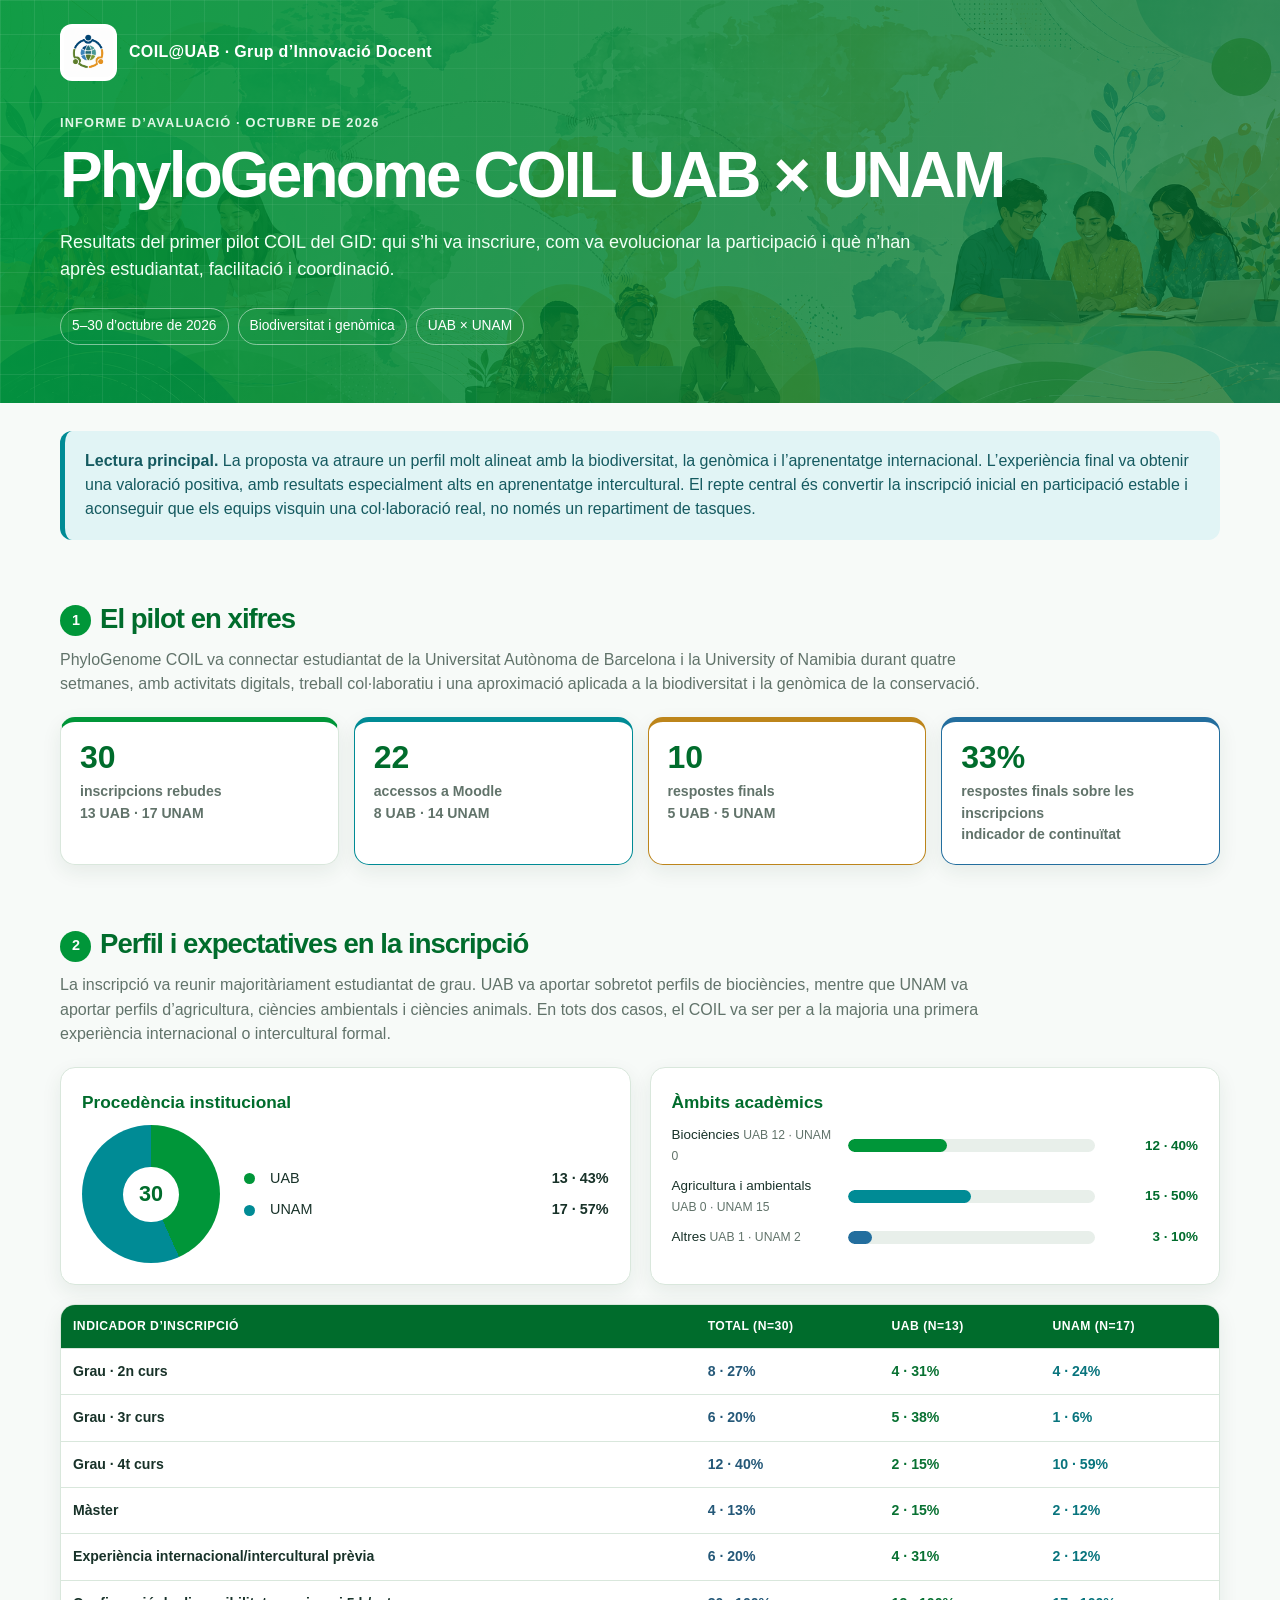
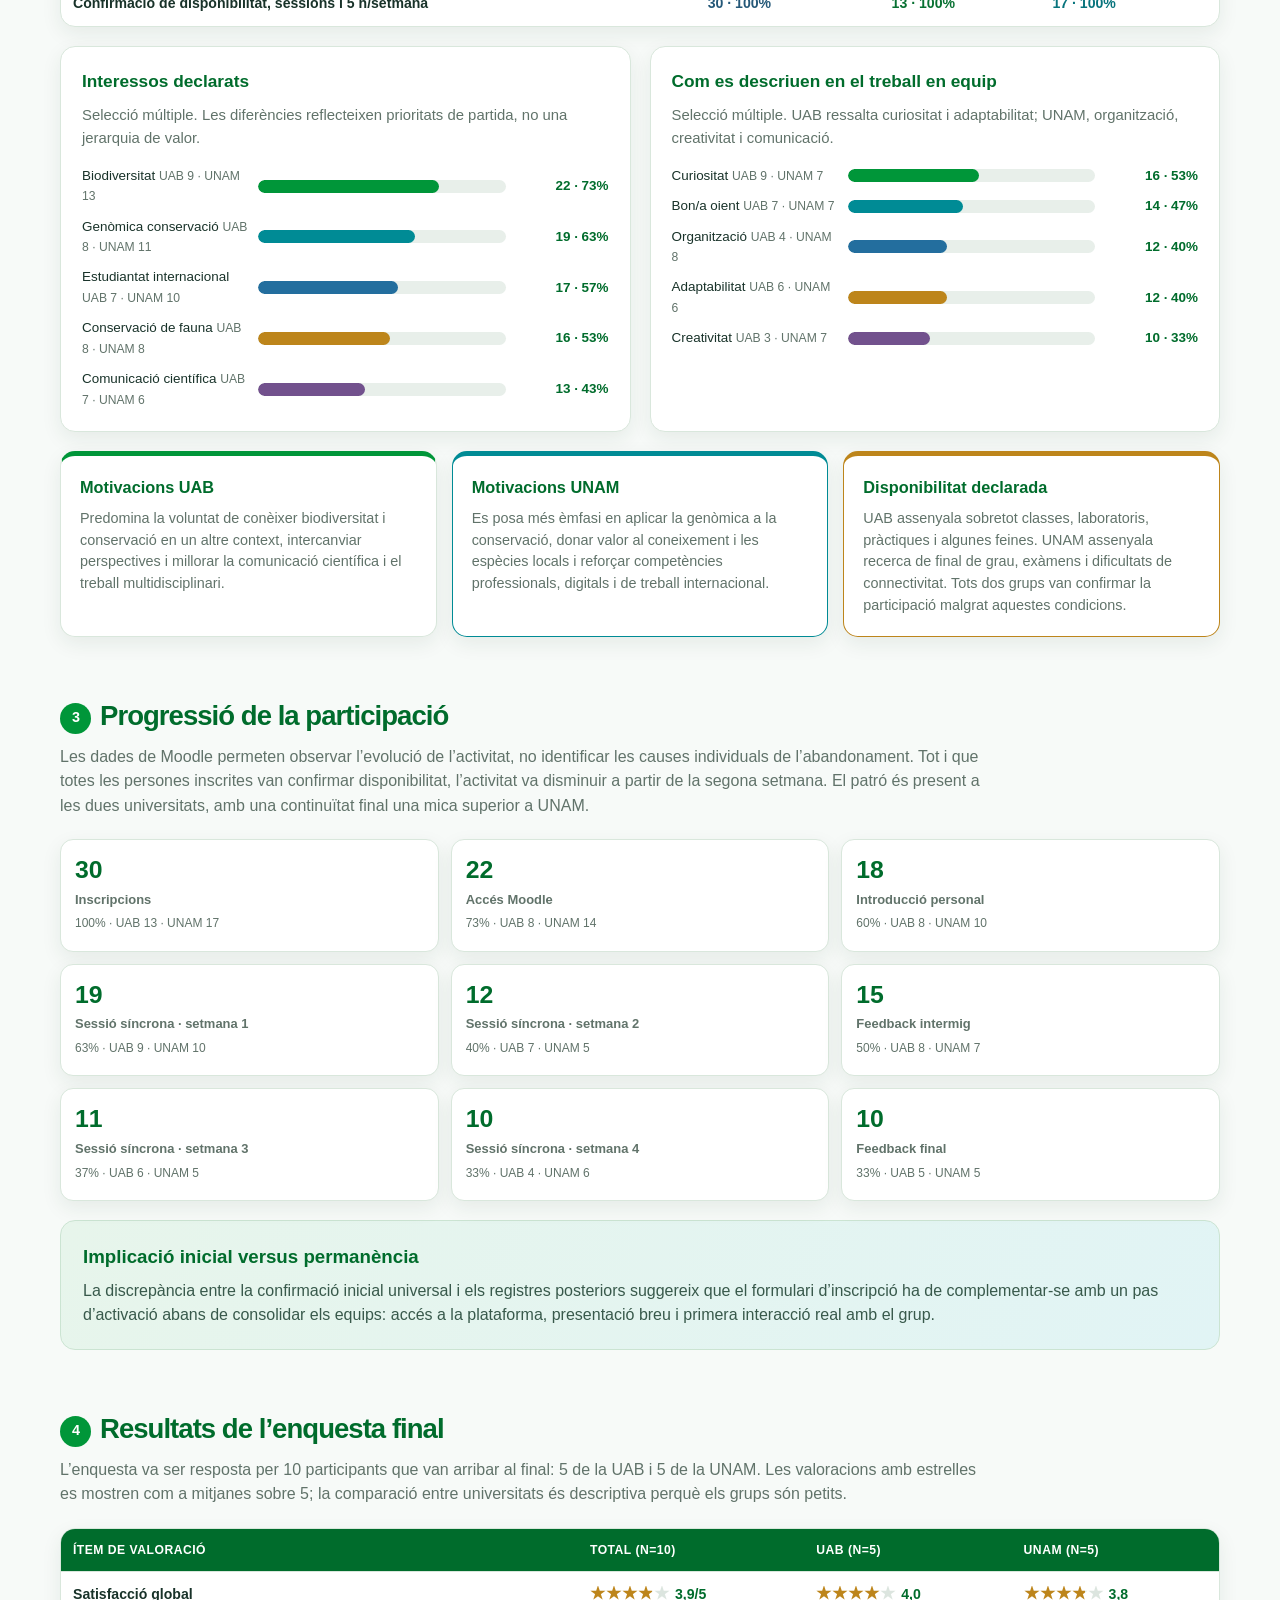
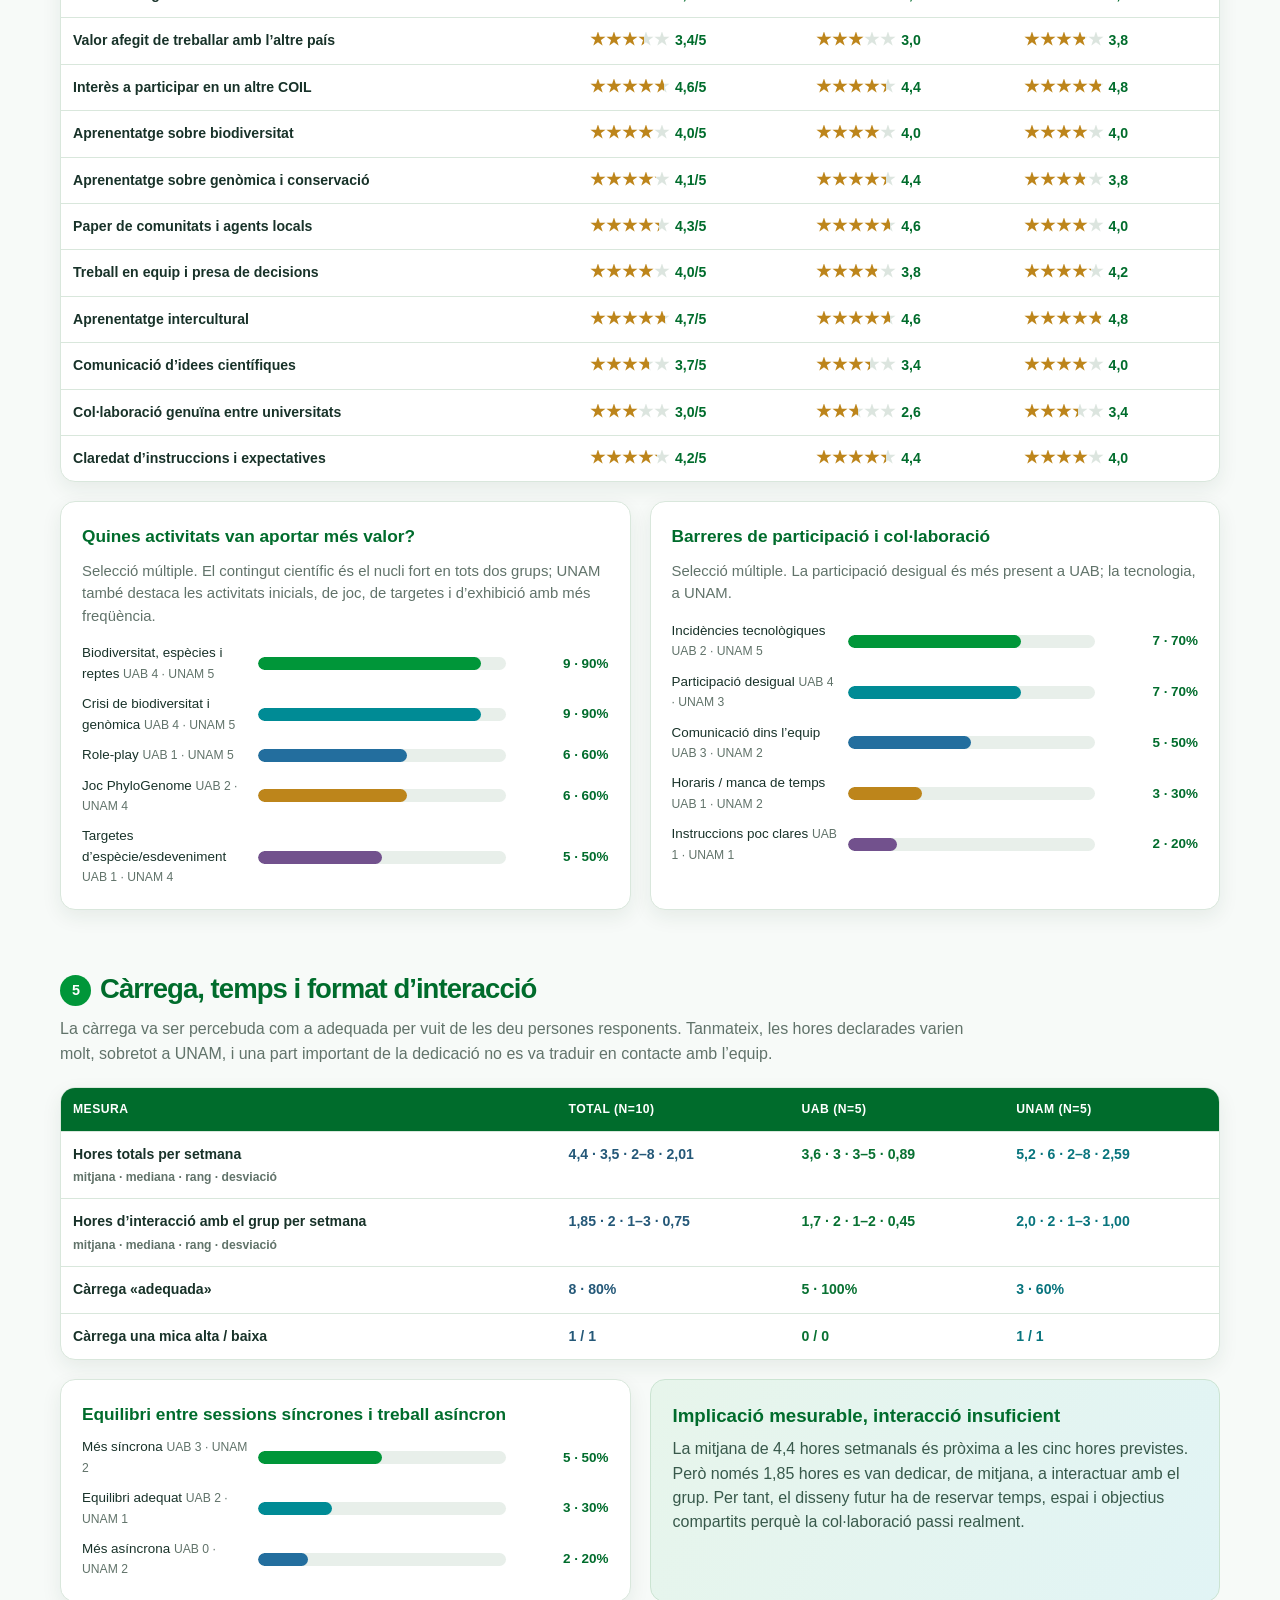
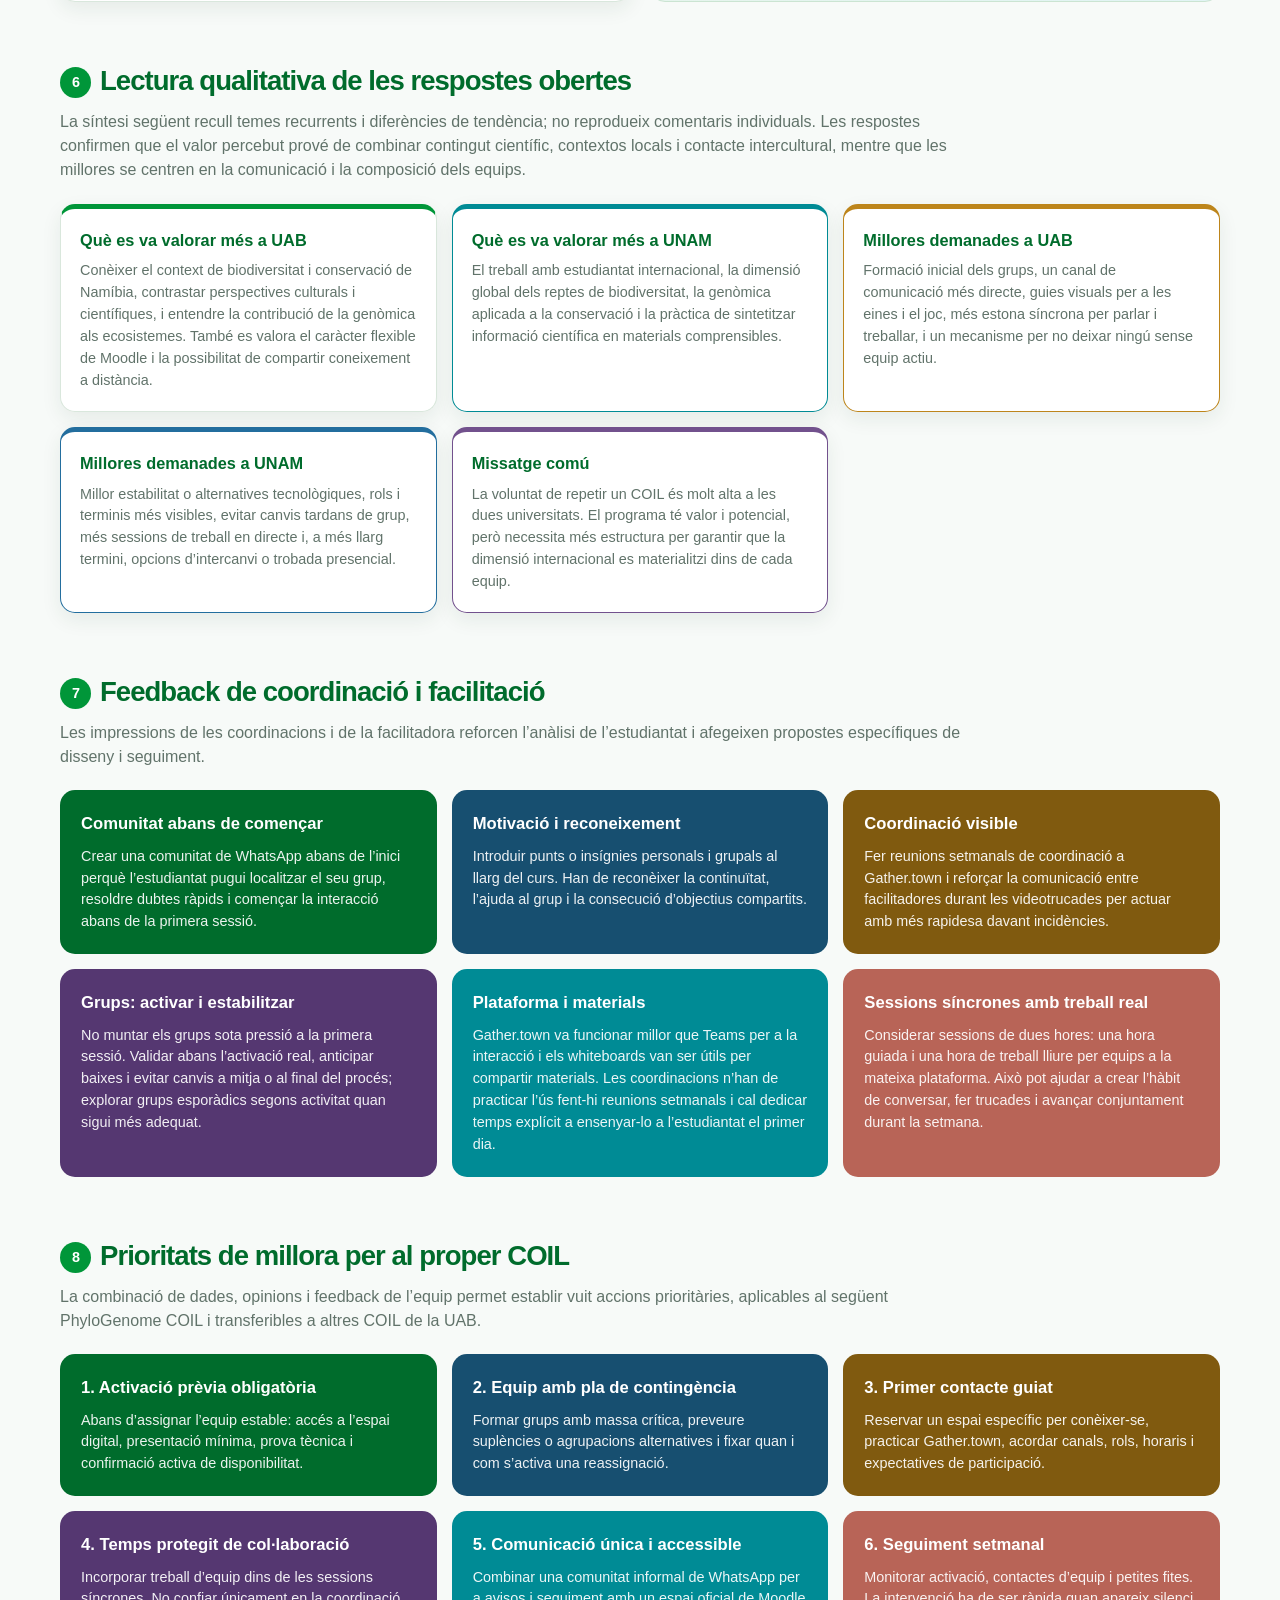
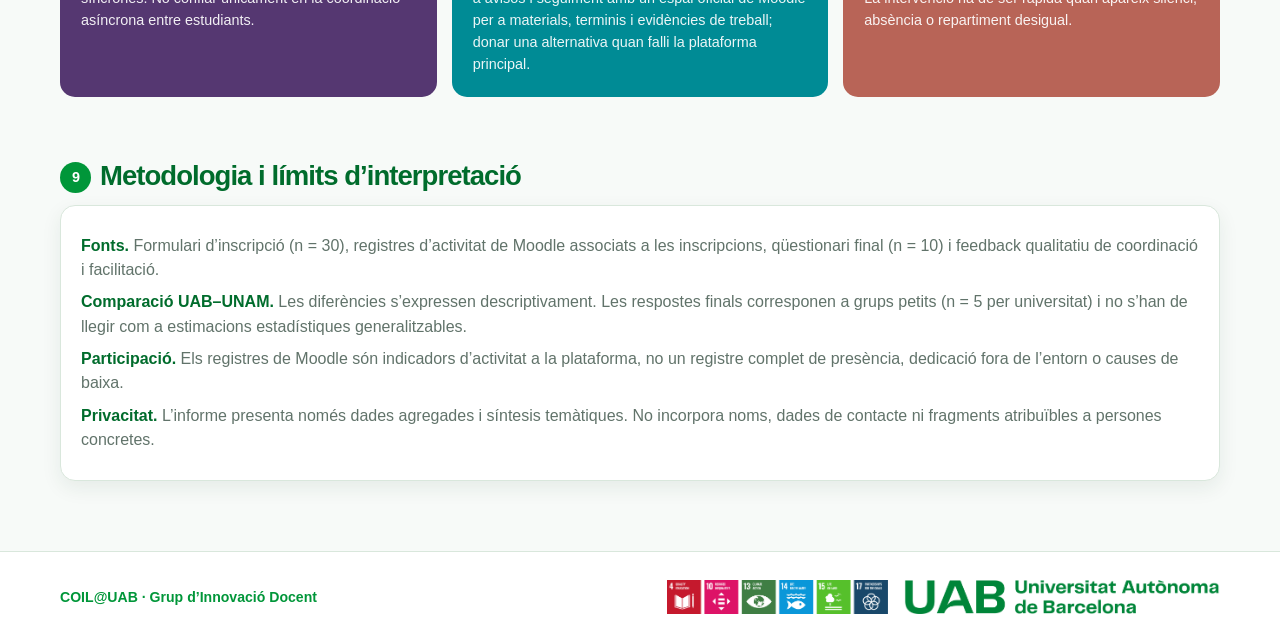
<file: informe-phylogenom-coil-2026.html>
<!doctype html>
<html lang="ca">
<head>
<meta charset="utf-8">
<meta name="viewport" content="width=device-width,initial-scale=1">
<title>PhyloGenome COIL UAB × UNAM · Informe del pilot 2026</title>
<link rel="stylesheet" href="site.css">
<style>
.pilot{padding-bottom:70px}.pilot>section{margin-top:58px}.lead-note{margin:28px 0 0;padding:18px 20px;border-left:5px solid var(--teal);border-radius:12px;background:var(--teal-soft);color:#155a60}.lead-note p{margin:0}.kpis{display:grid;grid-template-columns:repeat(4,1fr);gap:15px}.kpi-pilot{padding:19px;border-top:5px solid var(--uab)}.kpi-pilot:nth-child(2){border-color:var(--teal)}.kpi-pilot:nth-child(3){border-color:var(--gold)}.kpi-pilot:nth-child(4){border-color:var(--blue)}.kpi-pilot strong{display:block;color:var(--uab-dark);font-size:2rem;line-height:1}.kpi-pilot span{display:block;margin-top:8px;color:var(--muted);font-size:.88rem;font-weight:700}.grid-2{display:grid;grid-template-columns:1fr 1fr;gap:19px}.panel h3{margin-bottom:10px}.mini-note{margin:0 0 15px;color:var(--muted);font-size:.91rem}.bar-list{display:grid;gap:10px}.bar{display:grid;grid-template-columns:minmax(130px,1.35fr) minmax(80px,2fr) 94px;gap:9px;align-items:center;font-size:.84rem}.bar i{display:block;height:13px;border-radius:999px;background:#e8efea;overflow:hidden}.bar i b{display:block;height:100%;border-radius:inherit;background:var(--uab)}.bar:nth-child(2) i b{background:var(--teal)}.bar:nth-child(3) i b{background:var(--blue)}.bar:nth-child(4) i b{background:var(--gold)}.bar:nth-child(5) i b{background:var(--violet)}.bar em{font-style:normal;text-align:right;color:var(--uab-dark);font-weight:800;white-space:nowrap}.bar span small{color:var(--muted);font-size:.76rem}.donut-row{display:grid;grid-template-columns:145px 1fr;gap:17px;align-items:center}.donut{width:138px;aspect-ratio:1;border-radius:50%;background:conic-gradient(var(--uab) 0 43.33%,var(--teal) 43.33% 100%);position:relative}.donut:after{content:"30";position:absolute;inset:30%;display:grid;place-items:center;border-radius:50%;background:#fff;color:var(--uab-dark);font-weight:900;font-size:1.35rem}.legend-list{display:grid;gap:10px;font-size:.9rem}.legend-list span{display:flex;justify-content:space-between;gap:8px;align-items:center}.legend-list i{width:11px;height:11px;border-radius:50%;display:inline-block;margin-right:7px}.progression{display:grid;grid-template-columns:repeat(3,1fr);gap:12px}.step{padding:18px 14px;border-radius:13px;background:#fff;border:1px solid var(--line);box-shadow:var(--shadow)}.step b{display:block;color:var(--uab-dark);font-size:1.55rem;line-height:1}.step span{display:block;margin-top:7px;color:var(--muted);font-size:.81rem;font-weight:700}.step small{display:block;margin-top:5px;color:var(--muted);font-size:.75rem}.insight{padding:22px;border-radius:15px;background:linear-gradient(120deg,#e7f5eb,#e1f4f5);border:1px solid #cbe4d2}.insight h3{margin:0 0 7px;color:var(--uab-dark)}.insight p{margin:0;color:#38594b}.comparison{overflow:auto;border:1px solid var(--line);border-radius:15px;background:#fff;box-shadow:var(--shadow)}table{width:100%;border-collapse:collapse;min-width:690px;font-size:.88rem}thead{background:var(--uab-dark);color:#fff;text-align:left}th{padding:12px;font-size:.76rem;letter-spacing:.04em;text-transform:uppercase}td{padding:12px;border-top:1px solid var(--line);vertical-align:top}tbody tr:hover{background:#f7fbf8}.metric{font-weight:800;color:var(--ink)}.sub{display:block;margin-top:3px;color:var(--muted);font-size:.76rem}.uab-col{color:#087132;font-weight:800}.unam-col{color:#08747d;font-weight:800}.total-col{color:#245878;font-weight:800}.stars{display:inline-block;font-size:1.04rem;letter-spacing:1px;line-height:1;background:linear-gradient(90deg,var(--gold) 0 var(--fill),#dce5df var(--fill) 100%);-webkit-background-clip:text;background-clip:text;color:transparent;white-space:nowrap}.score{margin-left:5px;color:var(--uab-dark);font-weight:800}.note-box{padding:20px;border-radius:15px;background:#fff;border:1px solid var(--line);box-shadow:var(--shadow)}.note-box h3{margin:0 0 8px;color:var(--uab-dark);font-size:1.05rem}.note-box p{margin:0;color:var(--muted);font-size:.92rem}.theme-grid{display:grid;grid-template-columns:repeat(3,1fr);gap:15px}.theme{padding:19px;border-top:5px solid var(--uab)}.theme:nth-child(2){border-color:var(--teal)}.theme:nth-child(3){border-color:var(--gold)}.theme:nth-child(4){border-color:var(--blue)}.theme:nth-child(5){border-color:var(--violet)}.theme h3{margin:0 0 8px;color:var(--uab-dark);font-size:1.02rem}.theme p{margin:0;color:var(--muted);font-size:.9rem}.feedback{display:grid;grid-template-columns:repeat(3,1fr);gap:15px}.feedback article{padding:21px;border-radius:15px;background:#006c2c;color:#fff}.feedback article:nth-child(2){background:#174f70}.feedback article:nth-child(3){background:#805a0f}.feedback article:nth-child(4){background:#553771}.feedback article:nth-child(5){background:#008b95}.feedback article:nth-child(6){background:#b86457}.feedback h3{margin:0 0 9px;color:#fff;font-size:1.04rem}.feedback p{margin:0;color:rgba(255,255,255,.92);font-size:.9rem}.method-note{padding:20px;border-radius:15px;background:#fff;border:1px solid var(--line);box-shadow:var(--shadow)}.method-note p{margin:.5em 0;color:var(--muted)}.method-note strong{color:var(--uab-dark)}@media(max-width:900px){.kpis{grid-template-columns:repeat(2,1fr)}.theme-grid,.feedback{grid-template-columns:1fr 1fr}}@media(max-width:620px){.grid-2,.theme-grid,.feedback,.kpis{grid-template-columns:1fr}.progression{grid-template-columns:1fr 1fr}.donut-row{grid-template-columns:118px 1fr}.donut{width:110px}.bar{grid-template-columns:minmax(100px,1.15fr) minmax(60px,1fr) 77px;font-size:.77rem}}
</style>
<script src="site-shell.js" defer></script>
</head>
<body>
<header class="site-hero">
  <div data-site-header></div>
  <div class="wrap hero-content">
    <p class="eyebrow">Informe d’avaluació · octubre de 2026</p>
    <h1>PhyloGenome COIL UAB × UNAM</h1>
    <p class="lead">Resultats del primer pilot COIL del GID: qui s’hi va inscriure, com va evolucionar la participació i què n’han après estudiantat, facilitació i coordinació.</p>
    <div class="chips"><span class="chip">5–30 d’octubre de 2026</span><span class="chip">Biodiversitat i genòmica</span><span class="chip">UAB × UNAM</span></div>
  </div>
</header>
<main class="wrap pilot">
  <div class="lead-note"><p><strong>Lectura principal.</strong> La proposta va atraure un perfil molt alineat amb la biodiversitat, la genòmica i l’aprenentatge internacional. L’experiència final va obtenir una valoració positiva, amb resultats especialment alts en aprenentatge intercultural. El repte central és convertir la inscripció inicial en participació estable i aconseguir que els equips visquin una col·laboració real, no només un repartiment de tasques.</p></div>

  <section>
    <h2 class="section-title"><span class="number">1</span>El pilot en xifres</h2>
    <p class="section-intro">PhyloGenome COIL va connectar estudiantat de la Universitat Autònoma de Barcelona i la University of Namibia durant quatre setmanes, amb activitats digitals, treball col·laboratiu i una aproximació aplicada a la biodiversitat i la genòmica de la conservació.</p>
    <div class="kpis">
      <article class="kpi-pilot card"><strong>30</strong><span>inscripcions rebudes<br>13 UAB · 17 UNAM</span></article>
      <article class="kpi-pilot card"><strong>22</strong><span>accessos a Moodle<br>8 UAB · 14 UNAM</span></article>
      <article class="kpi-pilot card"><strong>10</strong><span>respostes finals<br>5 UAB · 5 UNAM</span></article>
      <article class="kpi-pilot card"><strong>33%</strong><span>respostes finals sobre les inscripcions<br>indicador de continuïtat</span></article>
    </div>
  </section>

  <section>
    <h2 class="section-title"><span class="number">2</span>Perfil i expectatives en la inscripció</h2>
    <p class="section-intro">La inscripció va reunir majoritàriament estudiantat de grau. UAB va aportar sobretot perfils de biociències, mentre que UNAM va aportar perfils d’agricultura, ciències ambientals i ciències animals. En tots dos casos, el COIL va ser per a la majoria una primera experiència internacional o intercultural formal.</p>
    <div class="grid-2">
      <article class="panel">
        <h3>Procedència institucional</h3>
        <div class="donut-row"><div class="donut" aria-label="13 inscripcions UAB i 17 UNAM"></div><div class="legend-list"><span><span><i style="background:#009639"></i>UAB</span><strong>13 · 43%</strong></span><span><span><i style="background:#008b95"></i>UNAM</span><strong>17 · 57%</strong></span></div></div>
      </article>
      <article class="panel">
        <h3>Àmbits acadèmics</h3>
        <div class="bar-list">
          <div class="bar"><span>Biociències <small>UAB 12 · UNAM 0</small></span><i><b style="width:40%"></b></i><em>12 · 40%</em></div>
          <div class="bar"><span>Agricultura i ambientals <small>UAB 0 · UNAM 15</small></span><i><b style="width:50%"></b></i><em>15 · 50%</em></div>
          <div class="bar"><span>Altres <small>UAB 1 · UNAM 2</small></span><i><b style="width:10%"></b></i><em>3 · 10%</em></div>
        </div>
      </article>
    </div>
    <div class="comparison" style="margin-top:19px">
      <table>
        <thead><tr><th>Indicador d’inscripció</th><th>Total (n=30)</th><th>UAB (n=13)</th><th>UNAM (n=17)</th></tr></thead>
        <tbody>
          <tr><td class="metric">Grau · 2n curs</td><td class="total-col">8 · 27%</td><td class="uab-col">4 · 31%</td><td class="unam-col">4 · 24%</td></tr>
          <tr><td class="metric">Grau · 3r curs</td><td class="total-col">6 · 20%</td><td class="uab-col">5 · 38%</td><td class="unam-col">1 · 6%</td></tr>
          <tr><td class="metric">Grau · 4t curs</td><td class="total-col">12 · 40%</td><td class="uab-col">2 · 15%</td><td class="unam-col">10 · 59%</td></tr>
          <tr><td class="metric">Màster</td><td class="total-col">4 · 13%</td><td class="uab-col">2 · 15%</td><td class="unam-col">2 · 12%</td></tr>
          <tr><td class="metric">Experiència internacional/intercultural prèvia</td><td class="total-col">6 · 20%</td><td class="uab-col">4 · 31%</td><td class="unam-col">2 · 12%</td></tr>
          <tr><td class="metric">Confirmació de disponibilitat, sessions i 5 h/setmana</td><td class="total-col">30 · 100%</td><td class="uab-col">13 · 100%</td><td class="unam-col">17 · 100%</td></tr>
        </tbody>
      </table>
    </div>
    <div class="grid-2" style="margin-top:19px">
      <article class="panel">
        <h3>Interessos declarats</h3>
        <p class="mini-note">Selecció múltiple. Les diferències reflecteixen prioritats de partida, no una jerarquia de valor.</p>
        <div class="bar-list">
          <div class="bar"><span>Biodiversitat <small>UAB 9 · UNAM 13</small></span><i><b style="width:73.3%"></b></i><em>22 · 73%</em></div>
          <div class="bar"><span>Genòmica conservació <small>UAB 8 · UNAM 11</small></span><i><b style="width:63.3%"></b></i><em>19 · 63%</em></div>
          <div class="bar"><span>Estudiantat internacional <small>UAB 7 · UNAM 10</small></span><i><b style="width:56.7%"></b></i><em>17 · 57%</em></div>
          <div class="bar"><span>Conservació de fauna <small>UAB 8 · UNAM 8</small></span><i><b style="width:53.3%"></b></i><em>16 · 53%</em></div>
          <div class="bar"><span>Comunicació científica <small>UAB 7 · UNAM 6</small></span><i><b style="width:43.3%"></b></i><em>13 · 43%</em></div>
        </div>
      </article>
      <article class="panel">
        <h3>Com es descriuen en el treball en equip</h3>
        <p class="mini-note">Selecció múltiple. UAB ressalta curiositat i adaptabilitat; UNAM, organització, creativitat i comunicació.</p>
        <div class="bar-list">
          <div class="bar"><span>Curiositat <small>UAB 9 · UNAM 7</small></span><i><b style="width:53.3%"></b></i><em>16 · 53%</em></div>
          <div class="bar"><span>Bon/a oient <small>UAB 7 · UNAM 7</small></span><i><b style="width:46.7%"></b></i><em>14 · 47%</em></div>
          <div class="bar"><span>Organització <small>UAB 4 · UNAM 8</small></span><i><b style="width:40%"></b></i><em>12 · 40%</em></div>
          <div class="bar"><span>Adaptabilitat <small>UAB 6 · UNAM 6</small></span><i><b style="width:40%"></b></i><em>12 · 40%</em></div>
          <div class="bar"><span>Creativitat <small>UAB 3 · UNAM 7</small></span><i><b style="width:33.3%"></b></i><em>10 · 33%</em></div>
        </div>
      </article>
    </div>
    <div class="theme-grid" style="margin-top:19px">
      <article class="theme card"><h3>Motivacions UAB</h3><p>Predomina la voluntat de conèixer biodiversitat i conservació en un altre context, intercanviar perspectives i millorar la comunicació científica i el treball multidisciplinari.</p></article>
      <article class="theme card"><h3>Motivacions UNAM</h3><p>Es posa més èmfasi en aplicar la genòmica a la conservació, donar valor al coneixement i les espècies locals i reforçar competències professionals, digitals i de treball internacional.</p></article>
      <article class="theme card"><h3>Disponibilitat declarada</h3><p>UAB assenyala sobretot classes, laboratoris, pràctiques i algunes feines. UNAM assenyala recerca de final de grau, exàmens i dificultats de connectivitat. Tots dos grups van confirmar la participació malgrat aquestes condicions.</p></article>
    </div>
  </section>

  <section>
    <h2 class="section-title"><span class="number">3</span>Progressió de la participació</h2>
    <p class="section-intro">Les dades de Moodle permeten observar l’evolució de l’activitat, no identificar les causes individuals de l’abandonament. Tot i que totes les persones inscrites van confirmar disponibilitat, l’activitat va disminuir a partir de la segona setmana. El patró és present a les dues universitats, amb una continuïtat final una mica superior a UNAM.</p>
    <div class="progression">
      <article class="step"><b>30</b><span>Inscripcions</span><small>100% · UAB 13 · UNAM 17</small></article>
      <article class="step"><b>22</b><span>Accés Moodle</span><small>73% · UAB 8 · UNAM 14</small></article>
      <article class="step"><b>18</b><span>Introducció personal</span><small>60% · UAB 8 · UNAM 10</small></article>
      <article class="step"><b>19</b><span>Sessió síncrona · setmana 1</span><small>63% · UAB 9 · UNAM 10</small></article>
      <article class="step"><b>12</b><span>Sessió síncrona · setmana 2</span><small>40% · UAB 7 · UNAM 5</small></article>
      <article class="step"><b>15</b><span>Feedback intermig</span><small>50% · UAB 8 · UNAM 7</small></article>
      <article class="step"><b>11</b><span>Sessió síncrona · setmana 3</span><small>37% · UAB 6 · UNAM 5</small></article>
      <article class="step"><b>10</b><span>Sessió síncrona · setmana 4</span><small>33% · UAB 4 · UNAM 6</small></article>
      <article class="step"><b>10</b><span>Feedback final</span><small>33% · UAB 5 · UNAM 5</small></article>
    </div>
    <div class="insight" style="margin-top:19px"><h3>Implicació inicial versus permanència</h3><p>La discrepància entre la confirmació inicial universal i els registres posteriors suggereix que el formulari d’inscripció ha de complementar-se amb un pas d’activació abans de consolidar els equips: accés a la plataforma, presentació breu i primera interacció real amb el grup.</p></div>
  </section>

  <section>
    <h2 class="section-title"><span class="number">4</span>Resultats de l’enquesta final</h2>
    <p class="section-intro">L’enquesta va ser resposta per 10 participants que van arribar al final: 5 de la UAB i 5 de la UNAM. Les valoracions amb estrelles es mostren com a mitjanes sobre 5; la comparació entre universitats és descriptiva perquè els grups són petits.</p>
    <div class="comparison">
      <table>
        <thead><tr><th>Ítem de valoració</th><th>Total (n=10)</th><th>UAB (n=5)</th><th>UNAM (n=5)</th></tr></thead>
        <tbody>
          <tr><td class="metric">Satisfacció global</td><td class="total-col"><span class="stars" style="--fill:78%">★★★★★</span><span class="score">3,9/5</span></td><td class="uab-col"><span class="stars" style="--fill:80%">★★★★★</span><span class="score">4,0</span></td><td class="unam-col"><span class="stars" style="--fill:76%">★★★★★</span><span class="score">3,8</span></td></tr>
          <tr><td class="metric">Valor afegit de treballar amb l’altre país</td><td class="total-col"><span class="stars" style="--fill:68%">★★★★★</span><span class="score">3,4/5</span></td><td class="uab-col"><span class="stars" style="--fill:60%">★★★★★</span><span class="score">3,0</span></td><td class="unam-col"><span class="stars" style="--fill:76%">★★★★★</span><span class="score">3,8</span></td></tr>
          <tr><td class="metric">Interès a participar en un altre COIL</td><td class="total-col"><span class="stars" style="--fill:92%">★★★★★</span><span class="score">4,6/5</span></td><td class="uab-col"><span class="stars" style="--fill:88%">★★★★★</span><span class="score">4,4</span></td><td class="unam-col"><span class="stars" style="--fill:96%">★★★★★</span><span class="score">4,8</span></td></tr>
          <tr><td class="metric">Aprenentatge sobre biodiversitat</td><td class="total-col"><span class="stars" style="--fill:80%">★★★★★</span><span class="score">4,0/5</span></td><td class="uab-col"><span class="stars" style="--fill:80%">★★★★★</span><span class="score">4,0</span></td><td class="unam-col"><span class="stars" style="--fill:80%">★★★★★</span><span class="score">4,0</span></td></tr>
          <tr><td class="metric">Aprenentatge sobre genòmica i conservació</td><td class="total-col"><span class="stars" style="--fill:82%">★★★★★</span><span class="score">4,1/5</span></td><td class="uab-col"><span class="stars" style="--fill:88%">★★★★★</span><span class="score">4,4</span></td><td class="unam-col"><span class="stars" style="--fill:76%">★★★★★</span><span class="score">3,8</span></td></tr>
          <tr><td class="metric">Paper de comunitats i agents locals</td><td class="total-col"><span class="stars" style="--fill:86%">★★★★★</span><span class="score">4,3/5</span></td><td class="uab-col"><span class="stars" style="--fill:92%">★★★★★</span><span class="score">4,6</span></td><td class="unam-col"><span class="stars" style="--fill:80%">★★★★★</span><span class="score">4,0</span></td></tr>
          <tr><td class="metric">Treball en equip i presa de decisions</td><td class="total-col"><span class="stars" style="--fill:80%">★★★★★</span><span class="score">4,0/5</span></td><td class="uab-col"><span class="stars" style="--fill:76%">★★★★★</span><span class="score">3,8</span></td><td class="unam-col"><span class="stars" style="--fill:84%">★★★★★</span><span class="score">4,2</span></td></tr>
          <tr><td class="metric">Aprenentatge intercultural</td><td class="total-col"><span class="stars" style="--fill:94%">★★★★★</span><span class="score">4,7/5</span></td><td class="uab-col"><span class="stars" style="--fill:92%">★★★★★</span><span class="score">4,6</span></td><td class="unam-col"><span class="stars" style="--fill:96%">★★★★★</span><span class="score">4,8</span></td></tr>
          <tr><td class="metric">Comunicació d’idees científiques</td><td class="total-col"><span class="stars" style="--fill:74%">★★★★★</span><span class="score">3,7/5</span></td><td class="uab-col"><span class="stars" style="--fill:68%">★★★★★</span><span class="score">3,4</span></td><td class="unam-col"><span class="stars" style="--fill:80%">★★★★★</span><span class="score">4,0</span></td></tr>
          <tr><td class="metric">Col·laboració genuïna entre universitats</td><td class="total-col"><span class="stars" style="--fill:60%">★★★★★</span><span class="score">3,0/5</span></td><td class="uab-col"><span class="stars" style="--fill:52%">★★★★★</span><span class="score">2,6</span></td><td class="unam-col"><span class="stars" style="--fill:68%">★★★★★</span><span class="score">3,4</span></td></tr>
          <tr><td class="metric">Claredat d’instruccions i expectatives</td><td class="total-col"><span class="stars" style="--fill:84%">★★★★★</span><span class="score">4,2/5</span></td><td class="uab-col"><span class="stars" style="--fill:88%">★★★★★</span><span class="score">4,4</span></td><td class="unam-col"><span class="stars" style="--fill:80%">★★★★★</span><span class="score">4,0</span></td></tr>
        </tbody>
      </table>
    </div>
    <div class="grid-2" style="margin-top:19px">
      <article class="panel">
        <h3>Quines activitats van aportar més valor?</h3>
        <p class="mini-note">Selecció múltiple. El contingut científic és el nucli fort en tots dos grups; UNAM també destaca les activitats inicials, de joc, de targetes i d’exhibició amb més freqüència.</p>
        <div class="bar-list">
          <div class="bar"><span>Biodiversitat, espècies i reptes <small>UAB 4 · UNAM 5</small></span><i><b style="width:90%"></b></i><em>9 · 90%</em></div>
          <div class="bar"><span>Crisi de biodiversitat i genòmica <small>UAB 4 · UNAM 5</small></span><i><b style="width:90%"></b></i><em>9 · 90%</em></div>
          <div class="bar"><span>Role-play <small>UAB 1 · UNAM 5</small></span><i><b style="width:60%"></b></i><em>6 · 60%</em></div>
          <div class="bar"><span>Joc PhyloGenome <small>UAB 2 · UNAM 4</small></span><i><b style="width:60%"></b></i><em>6 · 60%</em></div>
          <div class="bar"><span>Targetes d’espècie/esdeveniment <small>UAB 1 · UNAM 4</small></span><i><b style="width:50%"></b></i><em>5 · 50%</em></div>
        </div>
      </article>
      <article class="panel">
        <h3>Barreres de participació i col·laboració</h3>
        <p class="mini-note">Selecció múltiple. La participació desigual és més present a UAB; la tecnologia, a UNAM.</p>
        <div class="bar-list">
          <div class="bar"><span>Incidències tecnològiques <small>UAB 2 · UNAM 5</small></span><i><b style="width:70%"></b></i><em>7 · 70%</em></div>
          <div class="bar"><span>Participació desigual <small>UAB 4 · UNAM 3</small></span><i><b style="width:70%"></b></i><em>7 · 70%</em></div>
          <div class="bar"><span>Comunicació dins l’equip <small>UAB 3 · UNAM 2</small></span><i><b style="width:50%"></b></i><em>5 · 50%</em></div>
          <div class="bar"><span>Horaris / manca de temps <small>UAB 1 · UNAM 2</small></span><i><b style="width:30%"></b></i><em>3 · 30%</em></div>
          <div class="bar"><span>Instruccions poc clares <small>UAB 1 · UNAM 1</small></span><i><b style="width:20%"></b></i><em>2 · 20%</em></div>
        </div>
      </article>
    </div>
  </section>

  <section>
    <h2 class="section-title"><span class="number">5</span>Càrrega, temps i format d’interacció</h2>
    <p class="section-intro">La càrrega va ser percebuda com a adequada per vuit de les deu persones responents. Tanmateix, les hores declarades varien molt, sobretot a UNAM, i una part important de la dedicació no es va traduir en contacte amb l’equip.</p>
    <div class="comparison">
      <table>
        <thead><tr><th>Mesura</th><th>Total (n=10)</th><th>UAB (n=5)</th><th>UNAM (n=5)</th></tr></thead>
        <tbody>
          <tr><td class="metric">Hores totals per setmana<small class="sub">mitjana · mediana · rang · desviació</small></td><td class="total-col">4,4 · 3,5 · 2–8 · 2,01</td><td class="uab-col">3,6 · 3 · 3–5 · 0,89</td><td class="unam-col">5,2 · 6 · 2–8 · 2,59</td></tr>
          <tr><td class="metric">Hores d’interacció amb el grup per setmana<small class="sub">mitjana · mediana · rang · desviació</small></td><td class="total-col">1,85 · 2 · 1–3 · 0,75</td><td class="uab-col">1,7 · 2 · 1–2 · 0,45</td><td class="unam-col">2,0 · 2 · 1–3 · 1,00</td></tr>
          <tr><td class="metric">Càrrega «adequada»</td><td class="total-col">8 · 80%</td><td class="uab-col">5 · 100%</td><td class="unam-col">3 · 60%</td></tr>
          <tr><td class="metric">Càrrega una mica alta / baixa</td><td class="total-col">1 / 1</td><td class="uab-col">0 / 0</td><td class="unam-col">1 / 1</td></tr>
        </tbody>
      </table>
    </div>
    <div class="grid-2" style="margin-top:19px">
      <article class="panel"><h3>Equilibri entre sessions síncrones i treball asíncron</h3><div class="bar-list"><div class="bar"><span>Més síncrona <small>UAB 3 · UNAM 2</small></span><i><b style="width:50%"></b></i><em>5 · 50%</em></div><div class="bar"><span>Equilibri adequat <small>UAB 2 · UNAM 1</small></span><i><b style="width:30%"></b></i><em>3 · 30%</em></div><div class="bar"><span>Més asíncrona <small>UAB 0 · UNAM 2</small></span><i><b style="width:20%"></b></i><em>2 · 20%</em></div></div></article>
      <article class="insight"><h3>Implicació mesurable, interacció insuficient</h3><p>La mitjana de 4,4 hores setmanals és pròxima a les cinc hores previstes. Però només 1,85 hores es van dedicar, de mitjana, a interactuar amb el grup. Per tant, el disseny futur ha de reservar temps, espai i objectius compartits perquè la col·laboració passi realment.</p></article>
    </div>
  </section>

  <section>
    <h2 class="section-title"><span class="number">6</span>Lectura qualitativa de les respostes obertes</h2>
    <p class="section-intro">La síntesi següent recull temes recurrents i diferències de tendència; no reprodueix comentaris individuals. Les respostes confirmen que el valor percebut prové de combinar contingut científic, contextos locals i contacte intercultural, mentre que les millores se centren en la comunicació i la composició dels equips.</p>
    <div class="theme-grid">
      <article class="theme card"><h3>Què es va valorar més a UAB</h3><p>Conèixer el context de biodiversitat i conservació de Namíbia, contrastar perspectives culturals i científiques, i entendre la contribució de la genòmica als ecosistemes. També es valora el caràcter flexible de Moodle i la possibilitat de compartir coneixement a distància.</p></article>
      <article class="theme card"><h3>Què es va valorar més a UNAM</h3><p>El treball amb estudiantat internacional, la dimensió global dels reptes de biodiversitat, la genòmica aplicada a la conservació i la pràctica de sintetitzar informació científica en materials comprensibles.</p></article>
      <article class="theme card"><h3>Millores demanades a UAB</h3><p>Formació inicial dels grups, un canal de comunicació més directe, guies visuals per a les eines i el joc, més estona síncrona per parlar i treballar, i un mecanisme per no deixar ningú sense equip actiu.</p></article>
      <article class="theme card"><h3>Millores demanades a UNAM</h3><p>Millor estabilitat o alternatives tecnològiques, rols i terminis més visibles, evitar canvis tardans de grup, més sessions de treball en directe i, a més llarg termini, opcions d’intercanvi o trobada presencial.</p></article>
      <article class="theme card"><h3>Missatge comú</h3><p>La voluntat de repetir un COIL és molt alta a les dues universitats. El programa té valor i potencial, però necessita més estructura per garantir que la dimensió internacional es materialitzi dins de cada equip.</p></article>
    </div>
  </section>

  <section>
    <h2 class="section-title"><span class="number">7</span>Feedback de coordinació i facilitació</h2>
    <p class="section-intro">Les impressions de les coordinacions i de la facilitadora reforcen l’anàlisi de l’estudiantat i afegeixen propostes específiques de disseny i seguiment.</p>
    <div class="feedback">
      <article><h3>Comunitat abans de començar</h3><p>Crear una comunitat de WhatsApp abans de l’inici perquè l’estudiantat pugui localitzar el seu grup, resoldre dubtes ràpids i començar la interacció abans de la primera sessió.</p></article>
      <article><h3>Motivació i reconeixement</h3><p>Introduir punts o insígnies personals i grupals al llarg del curs. Han de reconèixer la continuïtat, l’ajuda al grup i la consecució d’objectius compartits.</p></article>
      <article><h3>Coordinació visible</h3><p>Fer reunions setmanals de coordinació a Gather.town i reforçar la comunicació entre facilitadores durant les videotrucades per actuar amb més rapidesa davant incidències.</p></article>
      <article><h3>Grups: activar i estabilitzar</h3><p>No muntar els grups sota pressió a la primera sessió. Validar abans l’activació real, anticipar baixes i evitar canvis a mitja o al final del procés; explorar grups esporàdics segons activitat quan sigui més adequat.</p></article>
      <article><h3>Plataforma i materials</h3><p>Gather.town va funcionar millor que Teams per a la interacció i els whiteboards van ser útils per compartir materials. Les coordinacions n’han de practicar l’ús fent-hi reunions setmanals i cal dedicar temps explícit a ensenyar-lo a l’estudiantat el primer dia.</p></article>
      <article><h3>Sessions síncrones amb treball real</h3><p>Considerar sessions de dues hores: una hora guiada i una hora de treball lliure per equips a la mateixa plataforma. Això pot ajudar a crear l’hàbit de conversar, fer trucades i avançar conjuntament durant la setmana.</p></article>
    </div>
  </section>

  <section>
    <h2 class="section-title"><span class="number">8</span>Prioritats de millora per al proper COIL</h2>
    <p class="section-intro">La combinació de dades, opinions i feedback de l’equip permet establir vuit accions prioritàries, aplicables al següent PhyloGenome COIL i transferibles a altres COIL de la UAB.</p>
    <div class="feedback">
      <article><h3>1. Activació prèvia obligatòria</h3><p>Abans d’assignar l’equip estable: accés a l’espai digital, presentació mínima, prova tècnica i confirmació activa de disponibilitat.</p></article>
      <article><h3>2. Equip amb pla de contingència</h3><p>Formar grups amb massa crítica, preveure suplències o agrupacions alternatives i fixar quan i com s’activa una reassignació.</p></article>
      <article><h3>3. Primer contacte guiat</h3><p>Reservar un espai específic per conèixer-se, practicar Gather.town, acordar canals, rols, horaris i expectatives de participació.</p></article>
      <article><h3>4. Temps protegit de col·laboració</h3><p>Incorporar treball d’equip dins de les sessions síncrones. No confiar únicament en la coordinació asíncrona entre estudiants.</p></article>
      <article><h3>5. Comunicació única i accessible</h3><p>Combinar una comunitat informal de WhatsApp per a avisos i seguiment amb un espai oficial de Moodle per a materials, terminis i evidències de treball; donar una alternativa quan falli la plataforma principal.</p></article>
      <article><h3>6. Seguiment setmanal</h3><p>Monitorar activació, contactes d’equip i petites fites. La intervenció ha de ser ràpida quan apareix silenci, absència o repartiment desigual.</p></article>
    </div>
  </section>

  <section>
    <h2 class="section-title"><span class="number">9</span>Metodologia i límits d’interpretació</h2>
    <div class="method-note">
      <p><strong>Fonts.</strong> Formulari d’inscripció (n = 30), registres d’activitat de Moodle associats a les inscripcions, qüestionari final (n = 10) i feedback qualitatiu de coordinació i facilitació.</p>
      <p><strong>Comparació UAB–UNAM.</strong> Les diferències s’expressen descriptivament. Les respostes finals corresponen a grups petits (n = 5 per universitat) i no s’han de llegir com a estimacions estadístiques generalitzables.</p>
      <p><strong>Participació.</strong> Els registres de Moodle són indicadors d’activitat a la plataforma, no un registre complet de presència, dedicació fora de l’entorn o causes de baixa.</p>
      <p><strong>Privacitat.</strong> L’informe presenta només dades agregades i síntesis temàtiques. No incorpora noms, dades de contacte ni fragments atribuïbles a persones concretes.</p>
    </div>
  </section>
</main>
<footer class="site-footer" data-site-footer></footer>
</body>
</html>
</file>
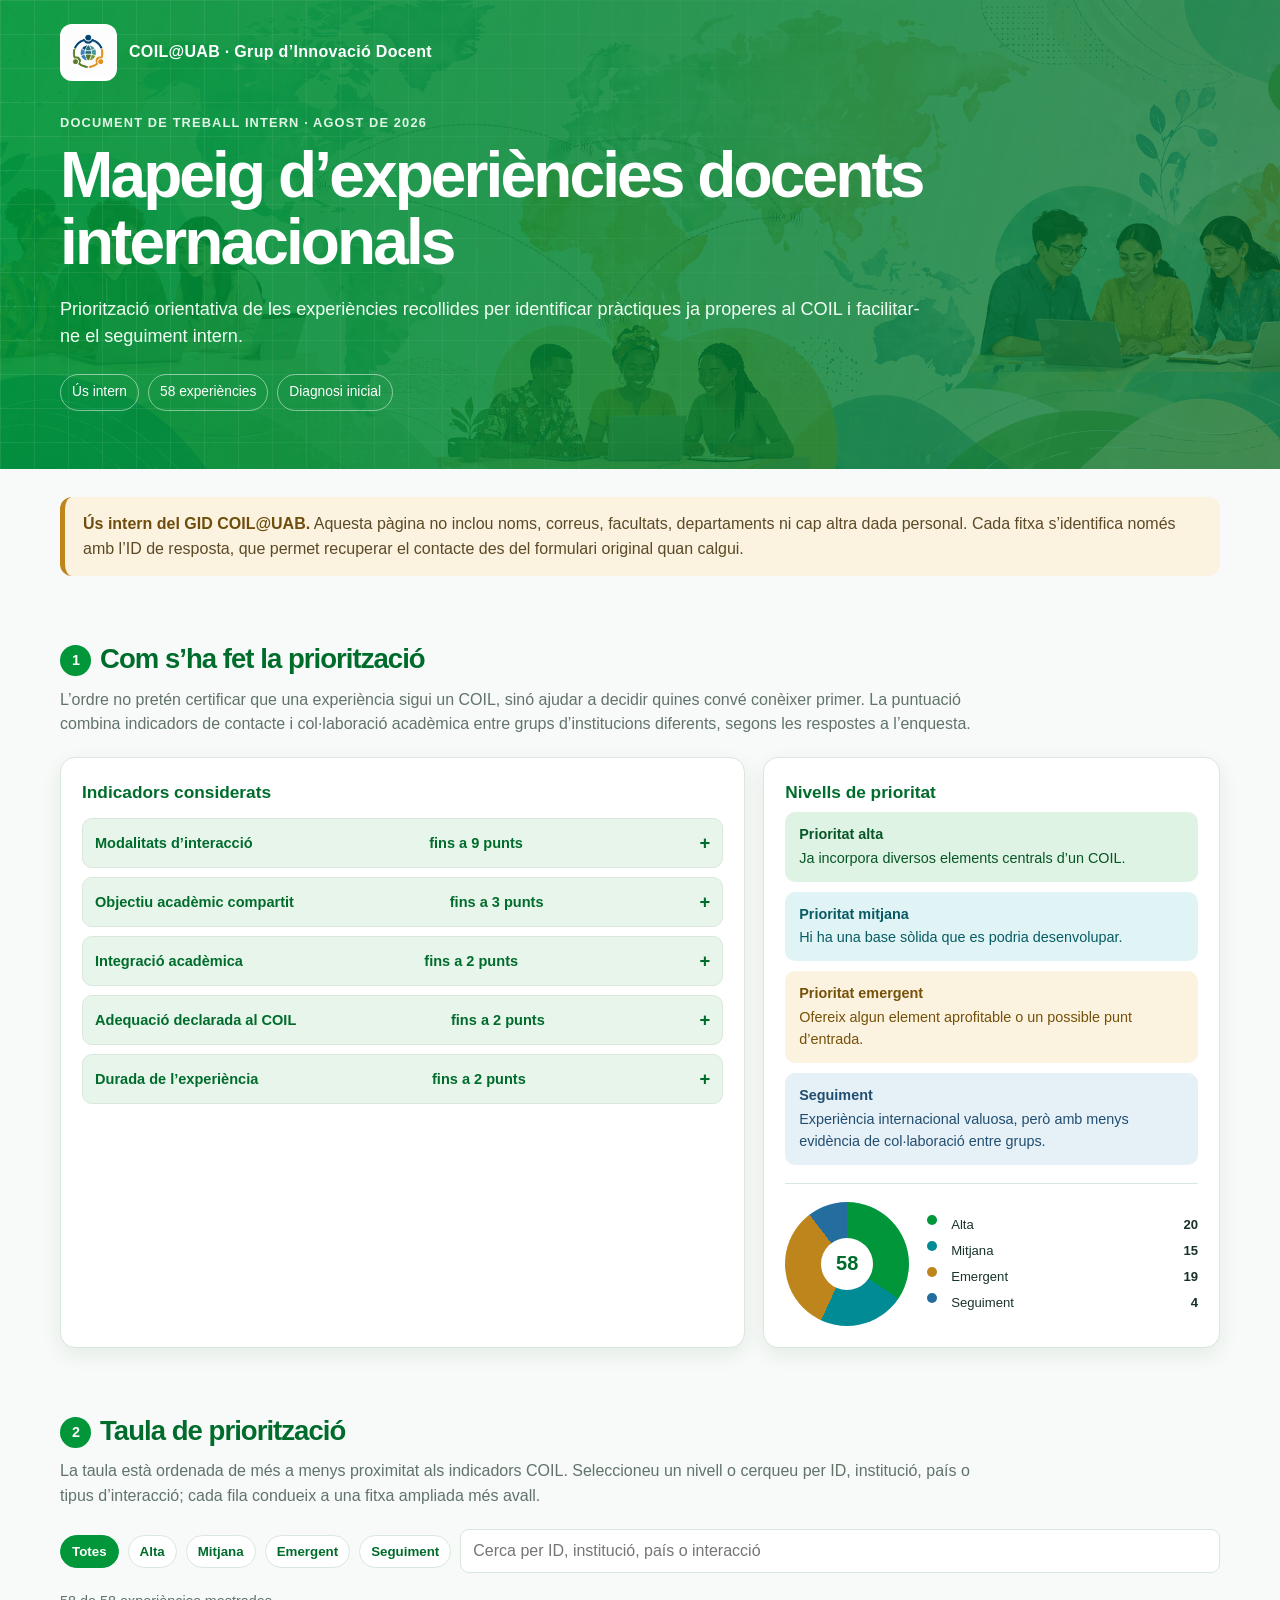
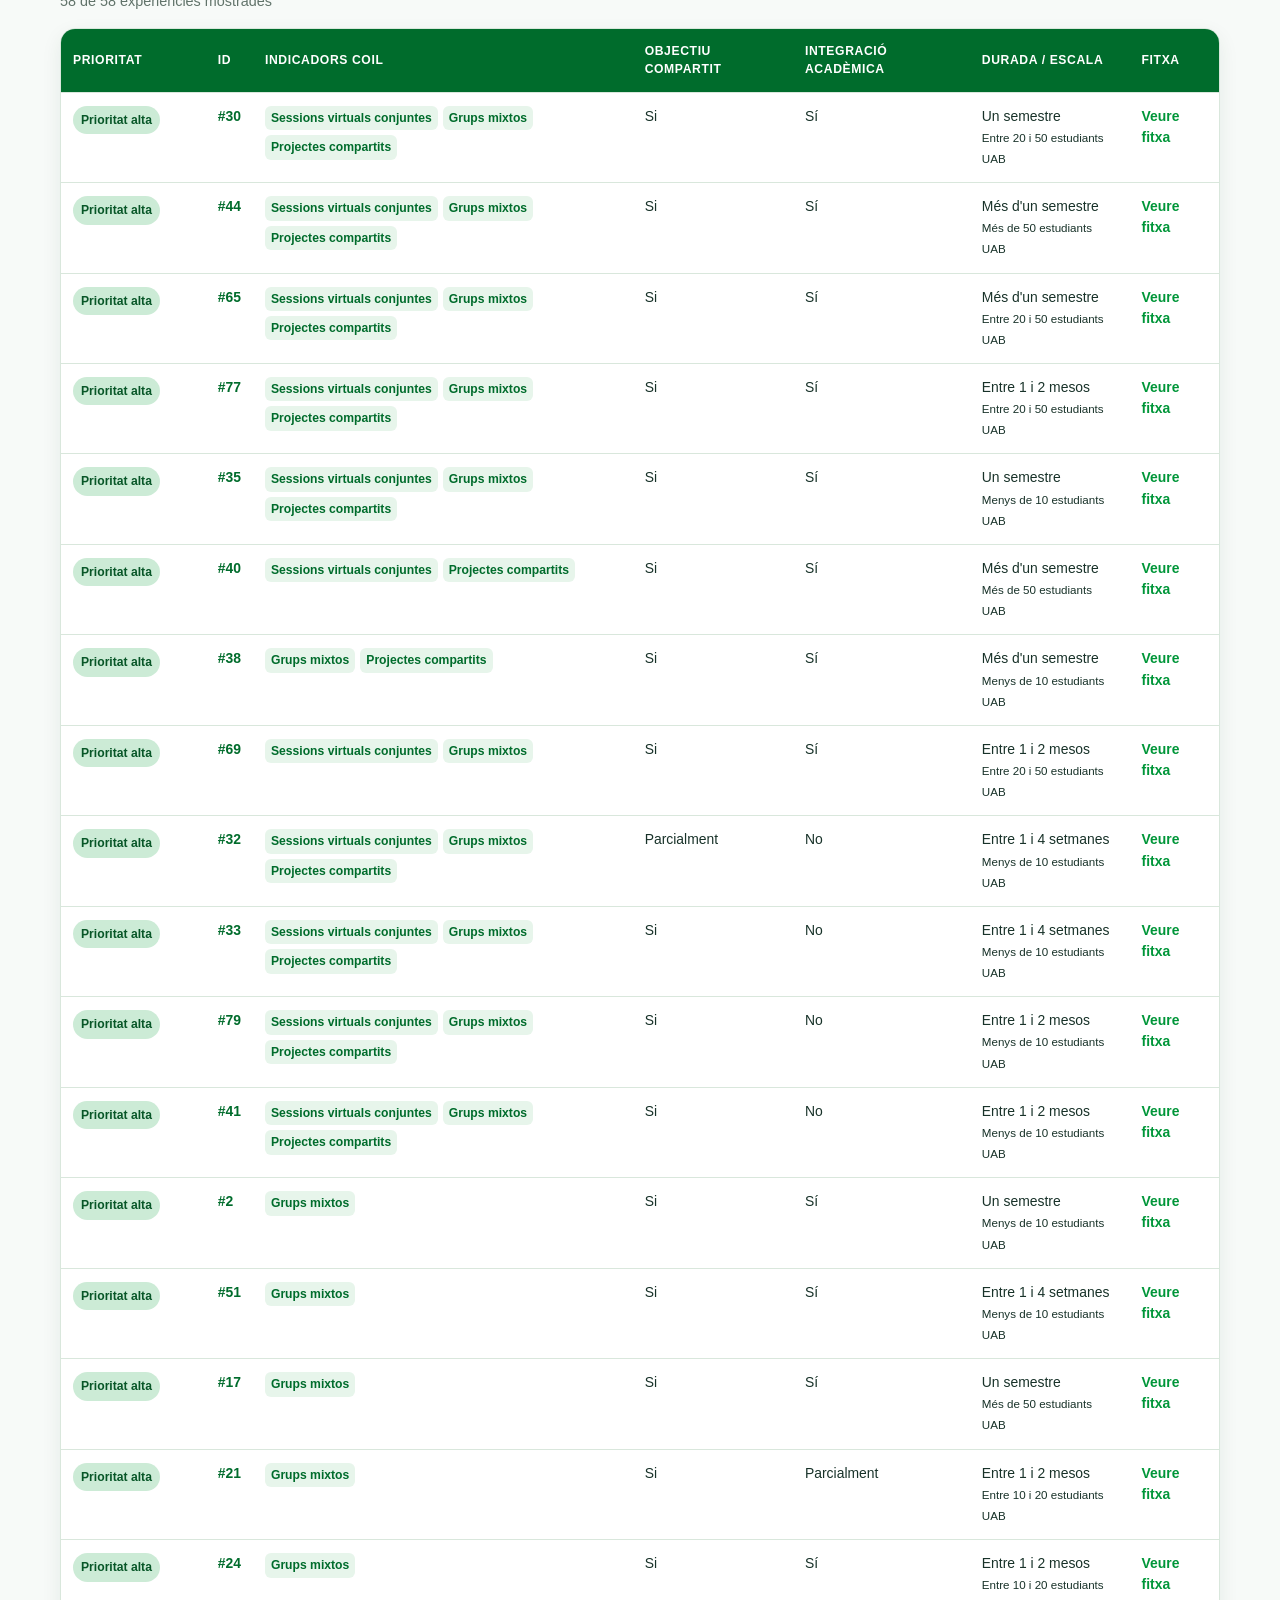
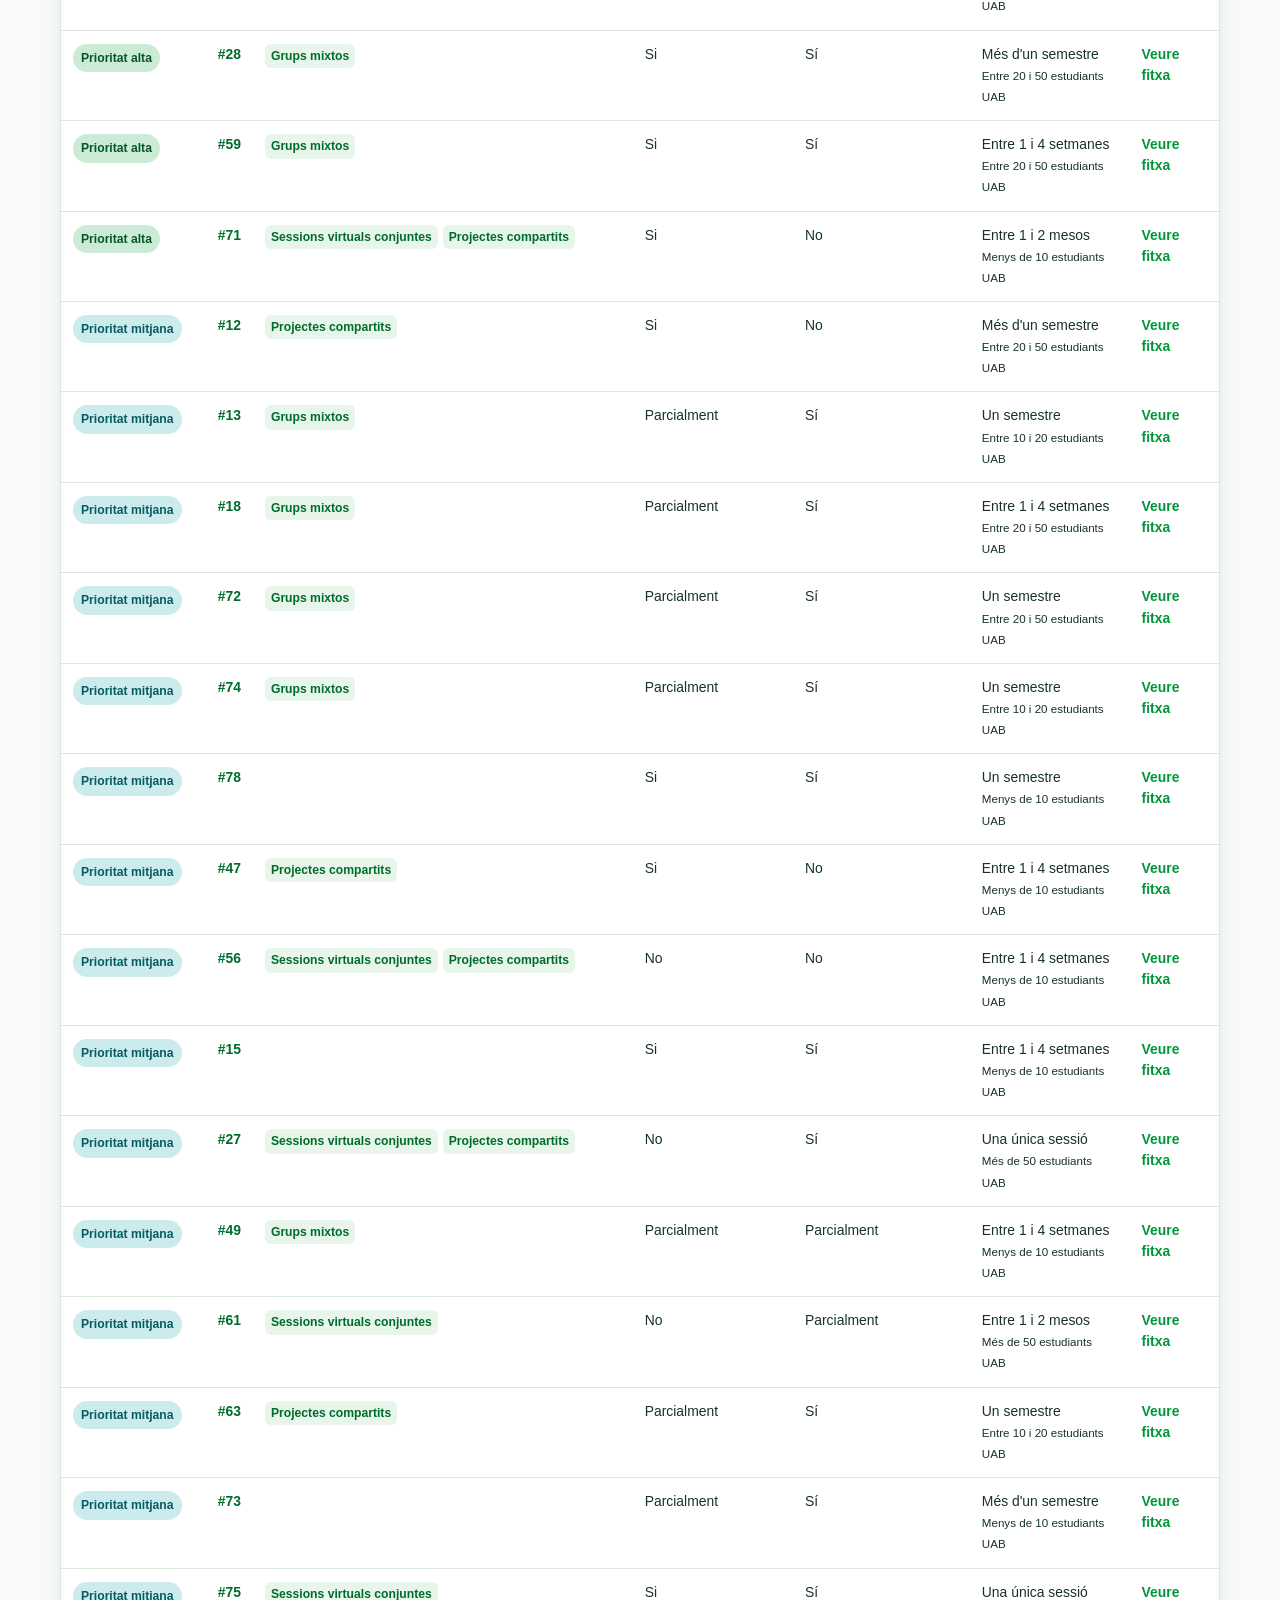
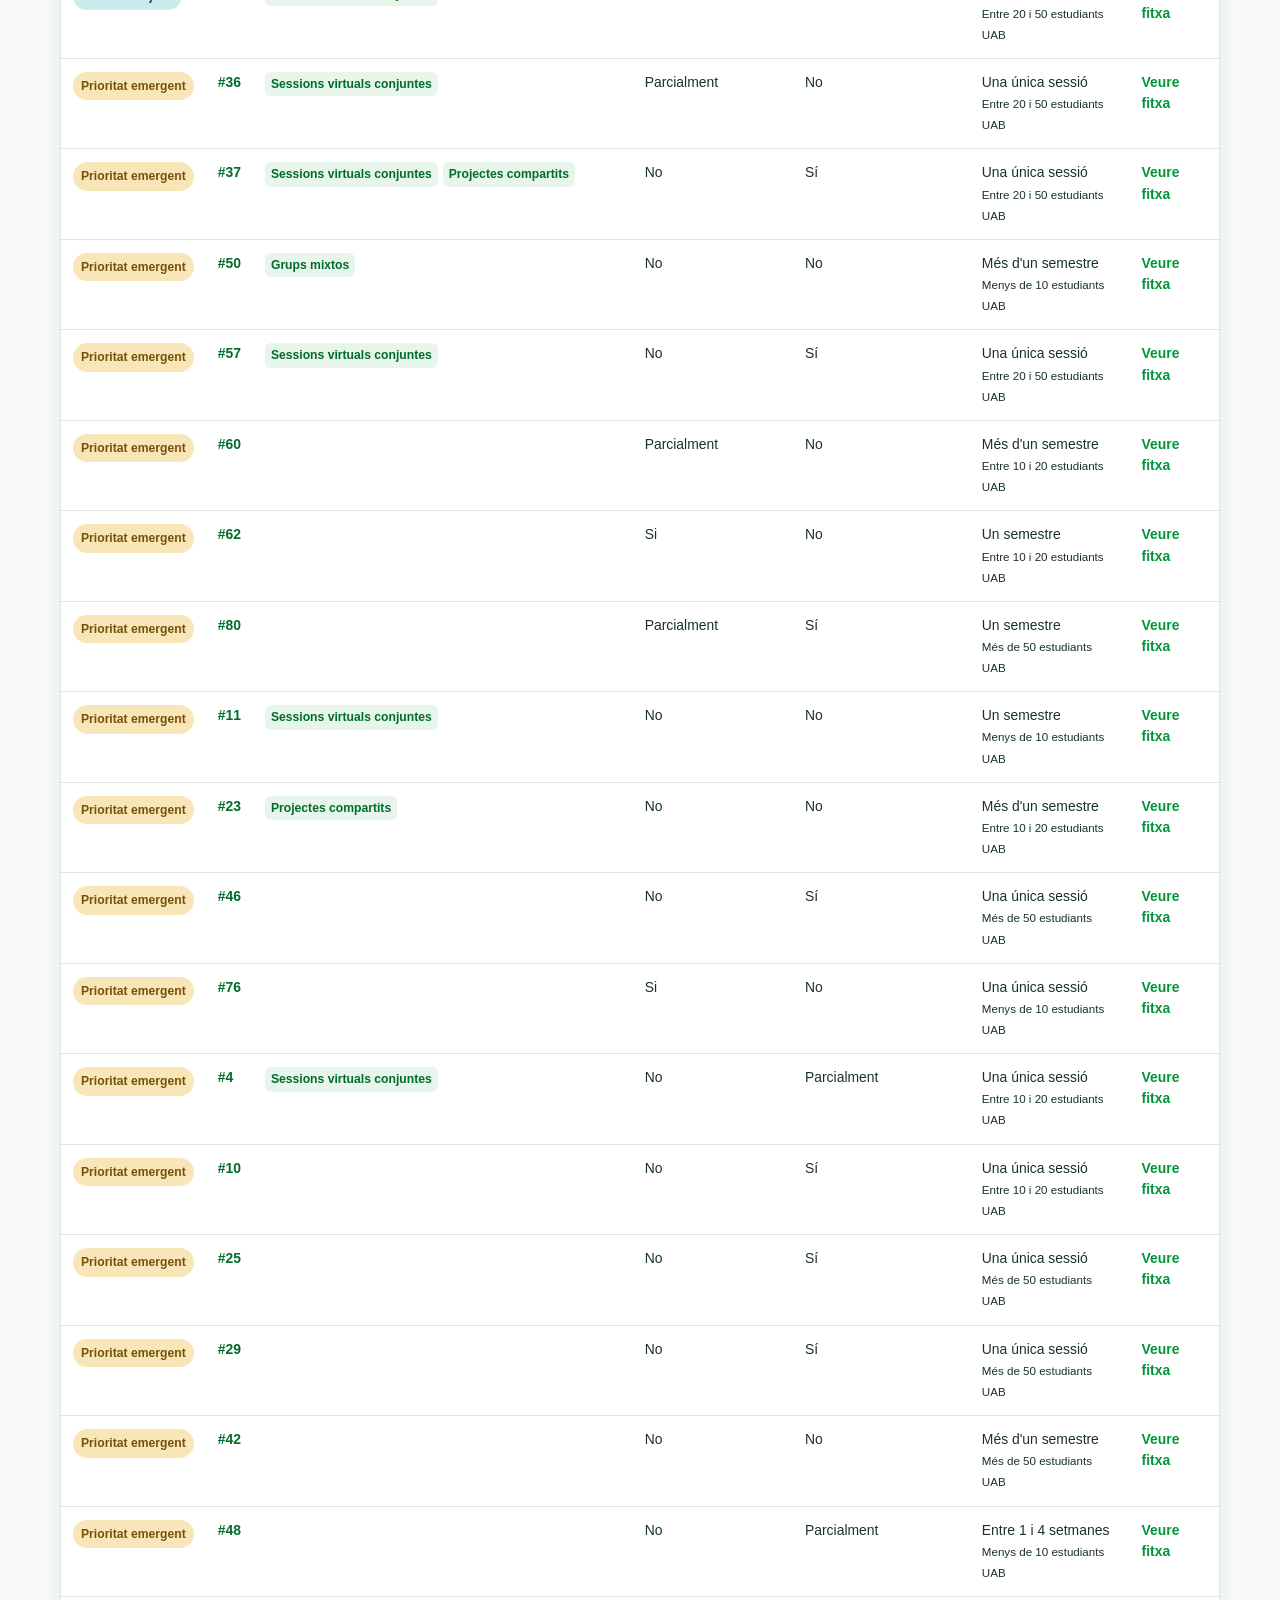
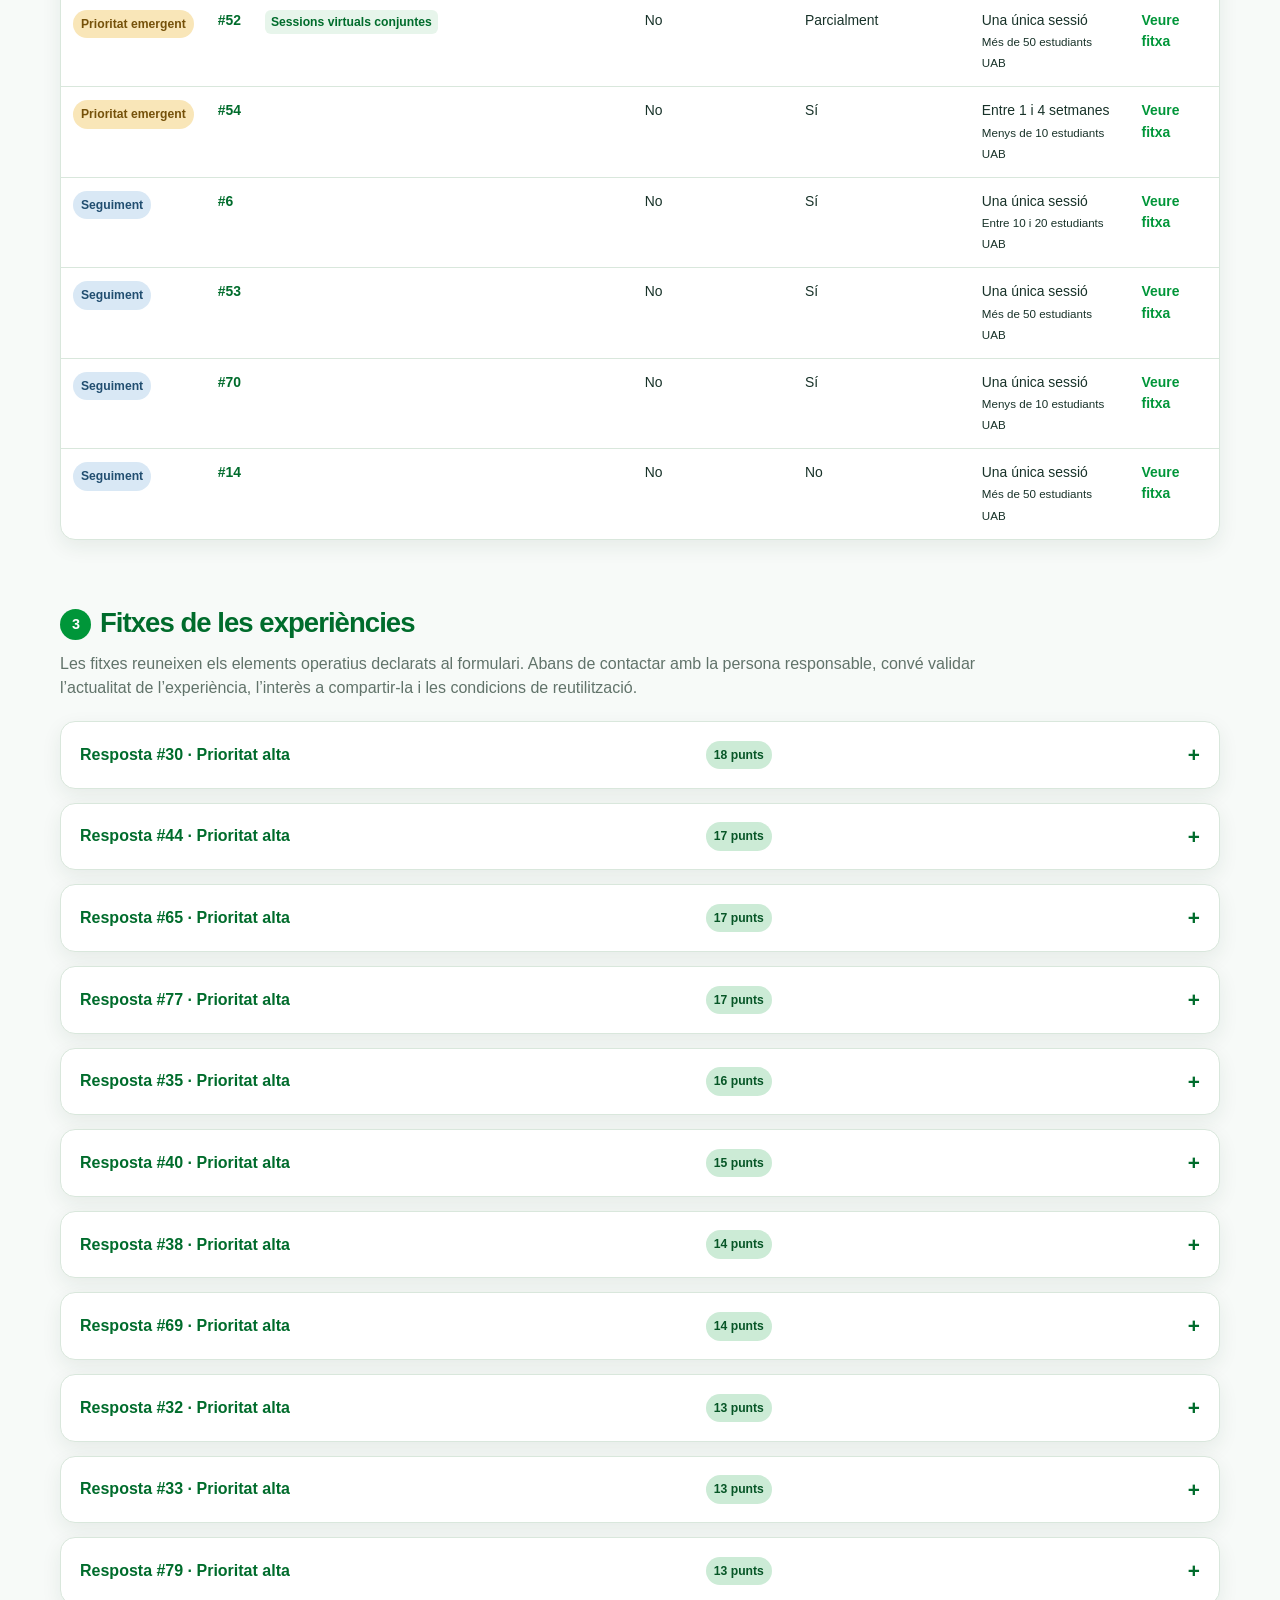
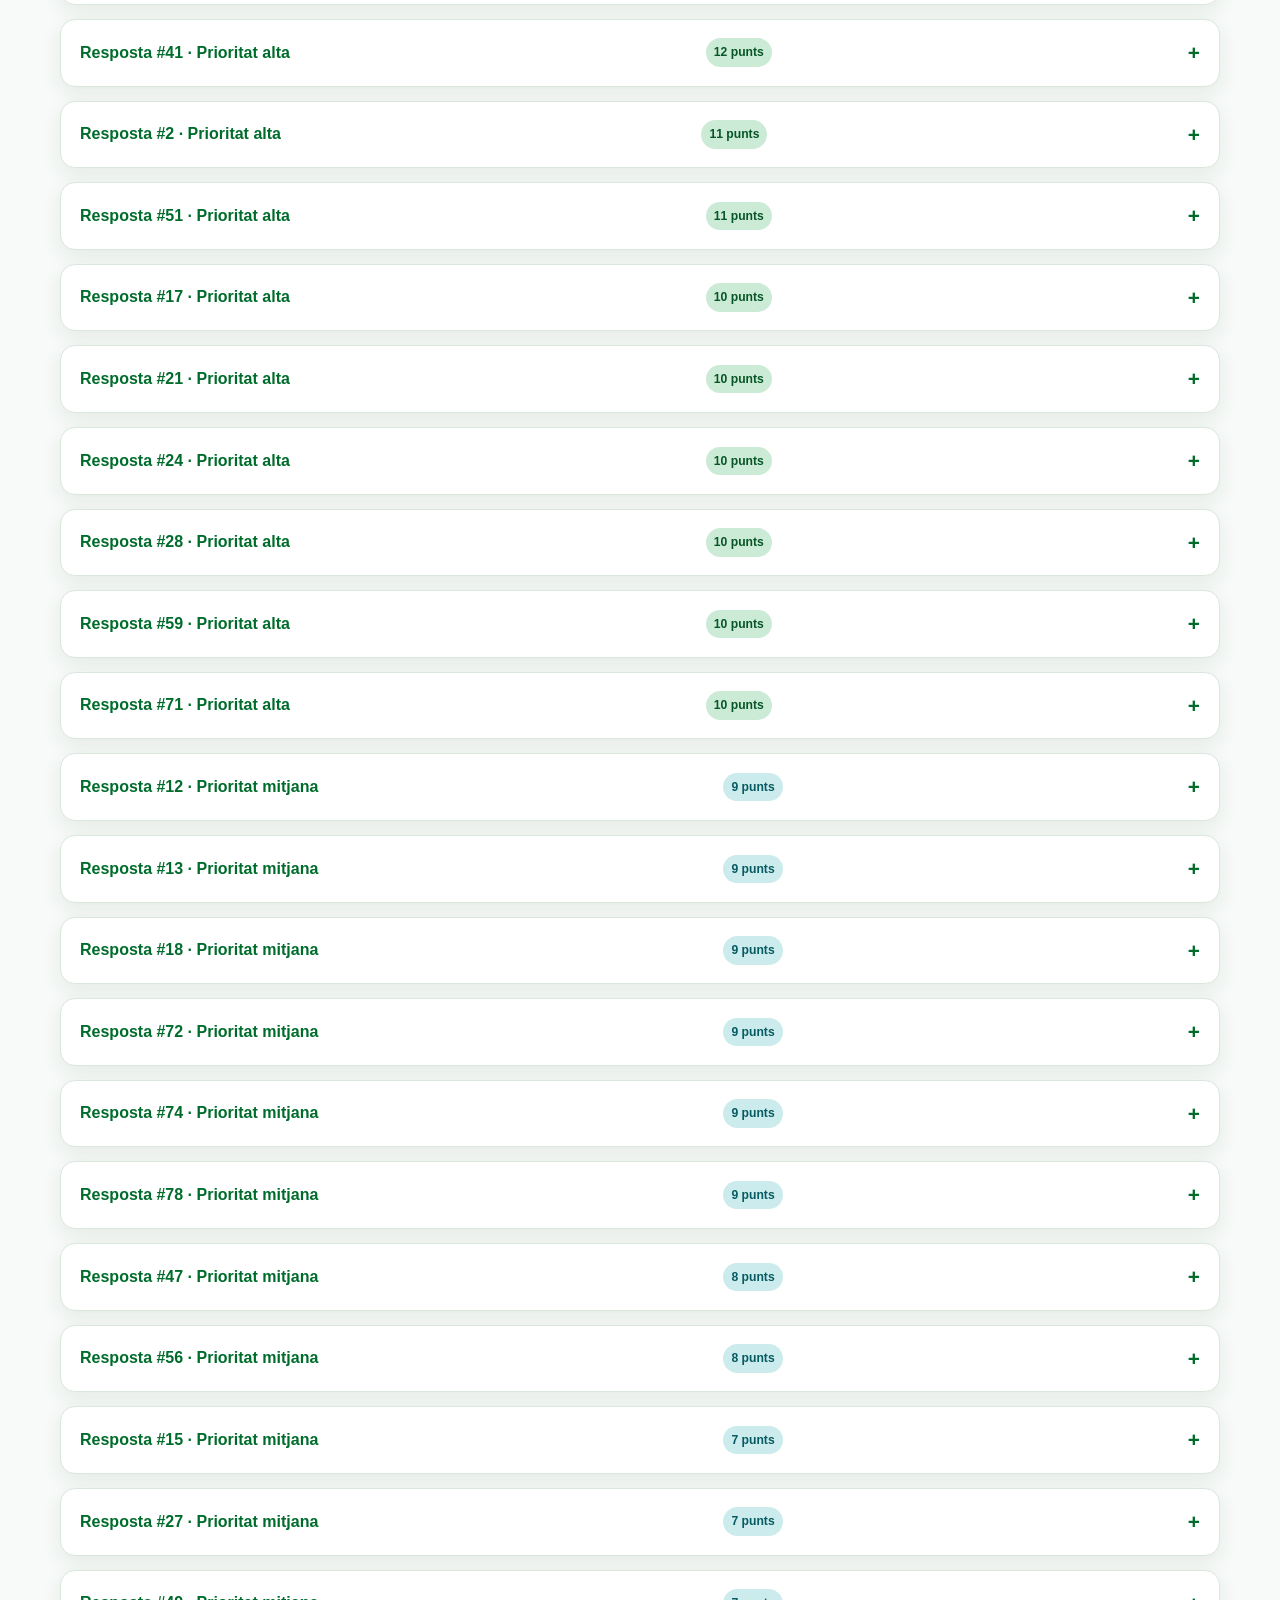
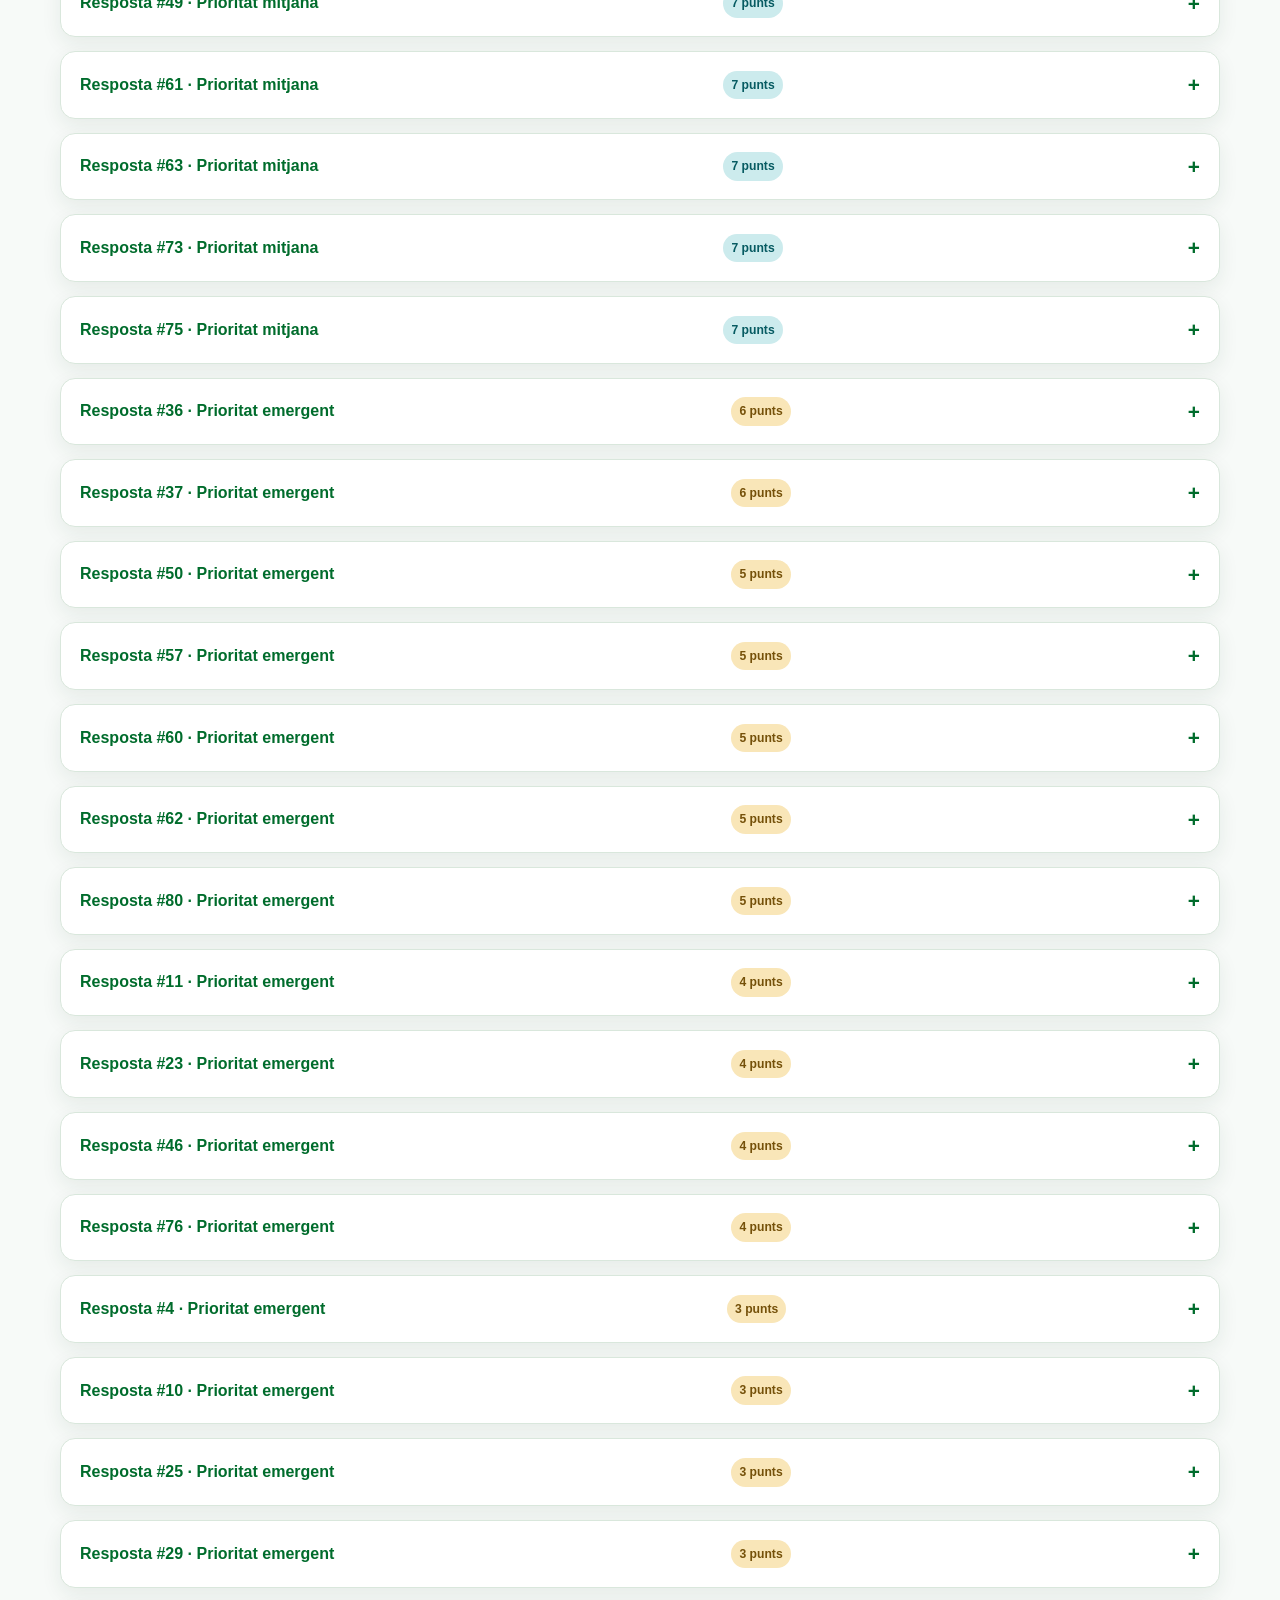
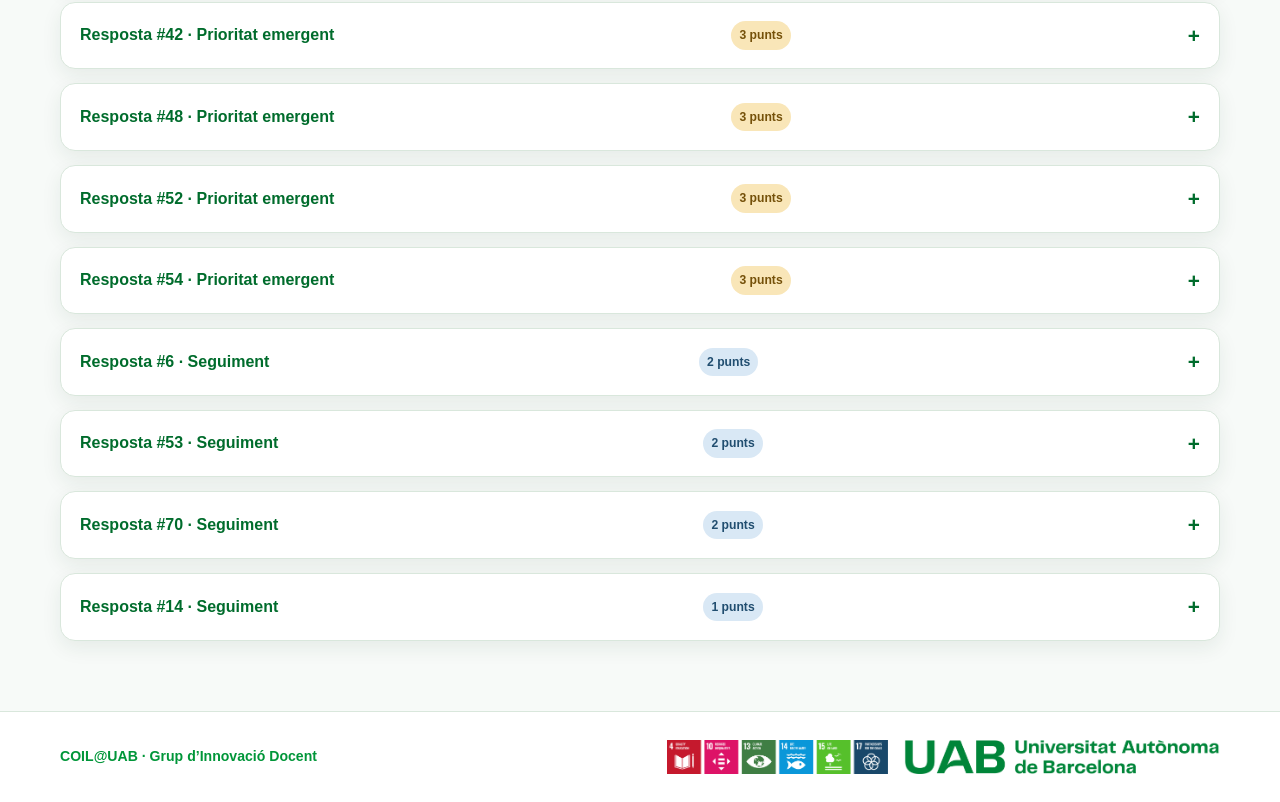
<file: mapeig-intern-experiencies-coil.html>
<!doctype html>
<html lang="ca">
<head>
<meta charset="utf-8">
<meta name="viewport" content="width=device-width,initial-scale=1">
<title>Mapeig intern d'experiències COIL · COIL@UAB</title>
<link rel="stylesheet" href="site.css">
<style>
.internal{padding-bottom:70px}.internal>section{margin-top:62px}.internal-note{margin:28px 0 0;padding:15px 18px;border-left:5px solid var(--gold);border-radius:12px;background:var(--gold-soft);color:#5c4a27}.internal-note strong{color:#6e4d0d}.method{display:grid;grid-template-columns:1.2fr .8fr;gap:18px}.rubric{display:grid;gap:9px;margin-top:12px}.rubric-card{overflow:hidden;border:1px solid var(--line);border-radius:10px;background:var(--uab-soft)}.rubric-card summary{display:flex;justify-content:space-between;gap:14px;align-items:center;padding:10px 12px;cursor:pointer;list-style:none;font-size:.91rem;font-weight:800;color:var(--uab-dark)}.rubric-card summary::-webkit-details-marker{display:none}.rubric-card summary:after{content:"+";font-size:1.15rem}.rubric-card[open] summary:after{content:"–"}.rubric-card[open] summary{border-bottom:1px solid #cce6d3}.rubric-card ul{margin:0;padding:10px 30px 12px;color:var(--muted);font-size:.86rem}.rubric-card li+li{margin-top:4px}.rubric-card b{color:var(--uab-dark)}.priority-key{display:grid;gap:10px}.priority-key p{margin:0;padding:12px 14px;border-radius:10px;font-size:.9rem}.priority-key strong{display:block;margin-bottom:2px}.priority-chart{display:grid;grid-template-columns:126px 1fr;gap:16px;align-items:center;margin-top:18px;padding-top:18px;border-top:1px solid var(--line)}.priority-pie{width:124px;aspect-ratio:1;border-radius:50%;background:conic-gradient(#009639 0 34.48%,#008b95 34.48% 56.89%,#bd851b 56.89% 89.65%,#236e9e 89.65% 100%);position:relative}.priority-pie:after{content:"58";position:absolute;inset:29%;display:grid;place-items:center;border-radius:50%;background:#fff;color:var(--uab-dark);font-weight:900;font-size:1.25rem}.priority-legend{display:grid;gap:6px;font-size:.82rem}.priority-legend span{display:flex;justify-content:space-between;gap:8px}.priority-legend i{width:10px;height:10px;display:inline-block;margin-right:6px;border-radius:50%}.high{background:#dff3e5;color:#075627}.medium{background:var(--teal-soft);color:#075b62}.emerging{background:var(--gold-soft);color:#75510a}.follow{background:var(--blue-soft);color:#214e70}.controls{display:flex;flex-wrap:wrap;gap:9px;align-items:center;margin:18px 0}.filter{padding:8px 11px;border:1px solid var(--line);border-radius:999px;background:#fff;color:var(--uab-dark);font-weight:800;cursor:pointer}.filter.active,.filter:hover{background:var(--uab);border-color:var(--uab);color:#fff}.search{min-width:240px;flex:1;padding:9px 12px;border:1px solid var(--line);border-radius:9px;font:inherit}.table-wrap{overflow:auto;border:1px solid var(--line);border-radius:15px;background:#fff;box-shadow:var(--shadow)}table{width:100%;min-width:870px;border-collapse:collapse;font-size:.87rem}thead{background:var(--uab-dark);color:#fff;text-align:left}th{padding:13px 12px;font-size:.76rem;letter-spacing:.05em;text-transform:uppercase}td{padding:13px 12px;vertical-align:top;border-top:1px solid var(--line)}tbody tr:hover{background:#f5fbf6}.priority{display:inline-block;padding:5px 8px;border-radius:999px;font-size:.76rem;font-weight:800;white-space:nowrap}.priority.high{background:#ccebd6}.priority.medium{background:#ccebed}.priority.emerging{background:#f9e6b8}.priority.follow{background:#d9e8f5}.id{font-weight:900;color:var(--uab-dark)}.fitxa-link{color:var(--uab);font-weight:800;text-decoration:none}.fitxa-link:hover{text-decoration:underline}.tags{display:flex;flex-wrap:wrap;gap:5px}.tag{display:inline-block;padding:3px 6px;border-radius:6px;background:var(--uab-soft);color:var(--uab-dark);font-size:.76rem;font-weight:700}.count{color:var(--muted);font-size:.9rem}.records{display:grid;gap:14px}.record{padding:0;overflow:hidden}.record summary{display:flex;justify-content:space-between;gap:14px;align-items:center;padding:17px 19px;cursor:pointer;font-weight:800;color:var(--uab-dark);list-style:none}.record summary::-webkit-details-marker{display:none}.record summary:after{content:"+";font-size:1.3rem}.record[open] summary:after{content:"–"}.record[open] summary{border-bottom:1px solid var(--line);background:#f6fbf7}.record-body{padding:19px}.record-grid{display:grid;grid-template-columns:repeat(3,1fr);gap:12px}.record-field{padding:11px;border-radius:10px;background:var(--paper)}.record-field.wide{grid-column:span 3}.record-field span{display:block;margin-bottom:3px;color:var(--muted);font-size:.76rem;font-weight:800;text-transform:uppercase;letter-spacing:.045em}.record-field strong{font-size:.92rem}.no-results{display:none;margin-top:16px;color:var(--muted)}@media(max-width:850px){.method{grid-template-columns:1fr}.record-grid{grid-template-columns:1fr 1fr}.record-field.wide{grid-column:span 2}}@media(max-width:560px){.internal>section{margin-top:48px}.record-grid{grid-template-columns:1fr}.record-field.wide{grid-column:span 1}.record summary{font-size:.9rem}.search{min-width:100%}.priority-chart{grid-template-columns:110px 1fr}.priority-pie{width:110px}}
</style>
<script src="site-shell.js" defer></script>
</head>
<body>
<header class="site-hero">
  <div data-site-header></div>
  <div class="wrap hero-content">
    <p class="eyebrow">Document de treball intern · agost de 2026</p>
    <h1>Mapeig d’experiències docents internacionals</h1>
    <p class="lead">Priorització orientativa de les experiències recollides per identificar pràctiques ja properes al COIL i facilitar-ne el seguiment intern.</p>
    <div class="chips"><span class="chip">Ús intern</span><span class="chip">58 experiències</span><span class="chip">Diagnosi inicial</span></div>
  </div>
</header>
<main class="wrap internal">
  <p class="internal-note"><strong>Ús intern del GID COIL@UAB.</strong> Aquesta pàgina no inclou noms, correus, facultats, departaments ni cap altra dada personal. Cada fitxa s’identifica només amb l’ID de resposta, que permet recuperar el contacte des del formulari original quan calgui.</p>
  <section>
    <h2 class="section-title"><span class="number">1</span>Com s’ha fet la priorització</h2>
    <p class="section-intro">L’ordre no pretén certificar que una experiència sigui un COIL, sinó ajudar a decidir quines convé conèixer primer. La puntuació combina indicadors de contacte i col·laboració acadèmica entre grups d’institucions diferents, segons les respostes a l’enquesta.</p>
    <div class="method">
      <article class="panel">
        <h3>Indicadors considerats</h3>
        <div class="rubric">
          <details class="rubric-card"><summary><span>Modalitats d’interacció</span><b>fins a 9 punts</b></summary><ul><li>Treball en grups mixtos: <b>+3</b></li><li>Sessions virtuals conjuntes: <b>+2</b></li><li>Projectes o casos compartits: <b>+2</b></li><li>Presentacions conjuntes: <b>+1</b></li><li>Debats o fòrums internacionals: <b>+1</b></li></ul></details>
          <details class="rubric-card"><summary><span>Objectiu acadèmic compartit</span><b>fins a 3 punts</b></summary><ul><li>Sí: <b>+3</b></li><li>Parcialment: <b>+1</b></li><li>No: <b>0</b></li></ul></details>
          <details class="rubric-card"><summary><span>Integració acadèmica</span><b>fins a 2 punts</b></summary><ul><li>Sí: <b>+2</b></li><li>Parcialment: <b>+1</b></li><li>No: <b>0</b></li></ul></details>
          <details class="rubric-card"><summary><span>Adequació declarada al COIL</span><b>fins a 2 punts</b></summary><ul><li>Sí: <b>+2</b></li><li>Potser: <b>+1</b></li><li>No o «No ho sé»: <b>0</b></li></ul></details>
          <details class="rubric-card"><summary><span>Durada de l’experiència</span><b>fins a 2 punts</b></summary><ul><li>Un semestre o més: <b>+2</b></li><li>Una setmana o més: <b>+1</b></li><li>Una única sessió: <b>0</b></li></ul></details>
        </div>
      </article>
      <article class="panel">
        <h3>Nivells de prioritat</h3>
        <div class="priority-key">
          <p class="high"><strong>Prioritat alta</strong>Ja incorpora diversos elements centrals d’un COIL.</p>
          <p class="medium"><strong>Prioritat mitjana</strong>Hi ha una base sòlida que es podria desenvolupar.</p>
          <p class="emerging"><strong>Prioritat emergent</strong>Ofereix algun element aprofitable o un possible punt d’entrada.</p>
          <p class="follow"><strong>Seguiment</strong>Experiència internacional valuosa, però amb menys evidència de col·laboració entre grups.</p>
        </div>
        <div class="priority-chart" aria-label="Distribució de les experiències per nivell de prioritat">
          <div class="priority-pie" role="img" aria-label="20 experiències d'alta prioritat, 15 de prioritat mitjana, 19 emergents i 4 de seguiment"></div>
          <div class="priority-legend">
            <span><span><i style="background:#009639"></i>Alta</span><strong>20</strong></span>
            <span><span><i style="background:#008b95"></i>Mitjana</span><strong>15</strong></span>
            <span><span><i style="background:#bd851b"></i>Emergent</span><strong>19</strong></span>
            <span><span><i style="background:#236e9e"></i>Seguiment</span><strong>4</strong></span>
          </div>
        </div>
      </article>
    </div>
  </section>
  <section>
    <h2 class="section-title"><span class="number">2</span>Taula de priorització</h2>
    <p class="section-intro">La taula està ordenada de més a menys proximitat als indicadors COIL. Seleccioneu un nivell o cerqueu per ID, institució, país o tipus d’interacció; cada fila condueix a una fitxa ampliada més avall.</p>
    <div class="controls" aria-label="Filtres de priorització">
      <button class="filter active" data-filter="all">Totes</button>
      <button class="filter" data-filter="Prioritat alta">Alta</button>
      <button class="filter" data-filter="Prioritat mitjana">Mitjana</button>
      <button class="filter" data-filter="Prioritat emergent">Emergent</button>
      <button class="filter" data-filter="Seguiment">Seguiment</button>
      <input class="search" id="search" type="search" placeholder="Cerca per ID, institució, país o interacció">
    </div>
    <p class="count" id="count"></p>
    <div class="table-wrap"><table>
      <thead><tr><th>Prioritat</th><th>ID</th><th>Indicadors COIL</th><th>Objectiu compartit</th><th>Integració acadèmica</th><th>Durada / escala</th><th>Fitxa</th></tr></thead>
      <tbody id="rows"></tbody>
    </table></div>
    <p class="no-results" id="no-results">No hi ha experiències que coincideixin amb aquest filtre.</p>
  </section>
  <section>
    <h2 class="section-title"><span class="number">3</span>Fitxes de les experiències</h2>
    <p class="section-intro">Les fitxes reuneixen els elements operatius declarats al formulari. Abans de contactar amb la persona responsable, convé validar l’actualitat de l’experiència, l’interès a compartir-la i les condicions de reutilització.</p>
    <div class="records" id="records"></div>
  </section>
</main>
<footer class="site-footer" data-site-footer></footer>
<script>
const experiences=[{"id":30,"priority":"Prioritat alta","score":18,"interactions":["Sessions virtuals conjuntes amb una universitat estrangera","Treball en grups mixtos amb estudiants d'una altra universitat","Debats o fòrums internacionals","Presentacions conjuntes","Desenvolupament de projectes o casos compartits","Activitats amb professorat convidat internacional"],"joint":"Si","integrated":"Sí","duration":"Un semestre","students":"Entre 20 i 50","partner":"University of Illinois Urbana Champaign","countries":"EUA","fit":"Sí"},{"id":44,"priority":"Prioritat alta","score":17,"interactions":["Sessions virtuals conjuntes amb una universitat estrangera","Treball en grups mixtos amb estudiants d'una altra universitat","Debats o fòrums internacionals","Desenvolupament de projectes o casos compartits","Intercanvi de resultats o informes","Activitats amb professorat convidat internacional"],"joint":"Si","integrated":"Sí","duration":"Més d'un semestre","students":"Més de 50","partner":"Universidad Panamericana (Ciudad de México, México) i Universidad de Bogotá Jorge Tadeo Lozano (Colombia)","countries":"Colòmbia, Mèxic, Ecuador","fit":"Sí"},{"id":65,"priority":"Prioritat alta","score":17,"interactions":["Sessions virtuals conjuntes amb una universitat estrangera","Treball en grups mixtos amb estudiants d'una altra universitat","Debats o fòrums internacionals","Activitats amb professorat convidat internacional","Activitats vinculades a programes Erasmus o mobilitat","Intercanvi de resultats o informes","Desenvolupament de projectes o casos compartits","Presentacions conjuntes"],"joint":"Si","integrated":"Sí","duration":"Més d'un semestre","students":"Entre 20 i 50","partner":"UNIVE (Ca'Foscari, Venice), Graz University, Bamberg University and Jagellonian University.","countries":"Austria, Italy, Germany i Poland","fit":"Potser"},{"id":77,"priority":"Prioritat alta","score":17,"interactions":["Sessions virtuals conjuntes amb una universitat estrangera","Treball en grups mixtos amb estudiants d'una altra universitat","Debats o fòrums internacionals","Presentacions conjuntes","Desenvolupament de projectes o casos compartits","Activitats vinculades a programes Erasmus o mobilitat","COILs & BIPs & Trainings (I was giving the training) in COIL"],"joint":"Si","integrated":"Sí","duration":"Entre 1 i 2 mesos","students":"Entre 20 i 50","partner":"GCSC: 20+ universities, among many: Kenyatta University, Durban University of Technology, Aaland University, HFU Business School, Taras Shevchenko National University of Kyiv, Carinthia University of Applied Sciences. I can continue forever, but you do not have anough space (and to be honest enough interest as UAB given to COILs or even to my role in the GCSC).","countries":"For GCSC: Austria, Ukraine, Kenya, Finland, Germany, Italy, USA, India, Switzerland etc. For BIP: Austria, Slovenia, Italy, Greece, Latvia, Croatia.","fit":"Sí"},{"id":35,"priority":"Prioritat alta","score":16,"interactions":["Sessions virtuals conjuntes amb una universitat estrangera","Treball en grups mixtos amb estudiants d'una altra universitat","Presentacions conjuntes","Desenvolupament de projectes o casos compartits","Activitats vinculades a programes Erasmus o mobilitat"],"joint":"Si","integrated":"Sí","duration":"Un semestre","students":"Menys de 10","partner":"Veries universitats","countries":"Diversos països","fit":"Potser"},{"id":40,"priority":"Prioritat alta","score":15,"interactions":["Sessions virtuals conjuntes amb una universitat estrangera","Debats o fòrums internacionals","Presentacions conjuntes","Desenvolupament de projectes o casos compartits","Intercanvi de resultats o informes","Activitats amb professorat convidat internacional","Activitats vinculades a programes Erasmus o mobilitat"],"joint":"Si","integrated":"Sí","duration":"Més d'un semestre","students":"Més de 50","partner":"LUCA Lab (Gant)","countries":"Bèlgica i Espanya","fit":"Sí"},{"id":38,"priority":"Prioritat alta","score":14,"interactions":["Activitats vinculades a programes Erasmus o mobilitat","Treball en grups mixtos amb estudiants d'una altra universitat","Desenvolupament de projectes o casos compartits","Co-Direcció TFG Itàlia"],"joint":"Si","integrated":"Sí","duration":"Més d'un semestre","students":"Menys de 10","partner":"Universitat de Padua Itàlia","countries":"Itàlia","fit":"Sí"},{"id":69,"priority":"Prioritat alta","score":14,"interactions":["Sessions virtuals conjuntes amb una universitat estrangera","Treball en grups mixtos amb estudiants d'una altra universitat","Presentacions conjuntes"],"joint":"Si","integrated":"Sí","duration":"Entre 1 i 2 mesos","students":"Entre 20 i 50","partner":"INACAP","countries":"Xile","fit":"Sí"},{"id":32,"priority":"Prioritat alta","score":13,"interactions":["Sessions virtuals conjuntes amb una universitat estrangera","Treball en grups mixtos amb estudiants d'una altra universitat","Debats o fòrums internacionals","Presentacions conjuntes","Intercanvi de resultats o informes","Activitats amb professorat convidat internacional","Desenvolupament de projectes o casos compartits"],"joint":"Parcialment","integrated":"No","duration":"Entre 1 i 4 setmanes","students":"Menys de 10","partner":"IESA VENEZUELA - ISCEEM MÉXICO - UDELAR URUGUAY - UNRC ARGENTINA - UCAB VENEZUELA - ULA VENEZUELA - UPN COLOMBIA","countries":"Argentina Chile Colombia China Brasil Venezuela México Kosovo Hong Kong","fit":"Sí"},{"id":33,"priority":"Prioritat alta","score":13,"interactions":["Sessions virtuals conjuntes amb una universitat estrangera","Treball en grups mixtos amb estudiants d'una altra universitat","Debats o fòrums internacionals","Presentacions conjuntes","Desenvolupament de projectes o casos compartits","Activitats amb professorat convidat internacional","Activitats vinculades a programes Erasmus o mobilitat"],"joint":"Si","integrated":"No","duration":"Entre 1 i 4 setmanes","students":"Menys de 10","partner":"LiU (Suècia) i Universitat d'Stavanger, Noruega","countries":"Suècia i Noruega","fit":"No ho sé"},{"id":79,"priority":"Prioritat alta","score":13,"interactions":["Sessions virtuals conjuntes amb una universitat estrangera","Treball en grups mixtos amb estudiants d'una altra universitat","Desenvolupament de projectes o casos compartits"],"joint":"Si","integrated":"No","duration":"Entre 1 i 2 mesos","students":"Menys de 10","partner":"Florida International University","countries":"EUA i nosaltres","fit":"Sí"},{"id":41,"priority":"Prioritat alta","score":12,"interactions":["Sessions virtuals conjuntes amb una universitat estrangera","Treball en grups mixtos amb estudiants d'una altra universitat","Debats o fòrums internacionals","Desenvolupament de projectes o casos compartits"],"joint":"Si","integrated":"No","duration":"Entre 1 i 2 mesos","students":"Menys de 10","partner":"Universitat Tor Vergata / La Sorbona de Paris","countries":"Italia, França","fit":"No"},{"id":2,"priority":"Prioritat alta","score":11,"interactions":["Treball en grups mixtos amb estudiants d'una altra universitat"],"joint":"Si","integrated":"Sí","duration":"Un semestre","students":"Menys de 10","partner":"UAB","countries":"Austria, New Zealand, Netherlands, China","fit":"Potser"},{"id":51,"priority":"Prioritat alta","score":11,"interactions":["Treball en grups mixtos amb estudiants d'una altra universitat","Presentacions conjuntes"],"joint":"Si","integrated":"Sí","duration":"Entre 1 i 4 setmanes","students":"Menys de 10","partner":"UAB","countries":"Catalunya, Egipte, Xina, Corea del Sud, Estats Units, Canadà, Itàlia, Alemanya,.....","fit":"Potser"},{"id":17,"priority":"Prioritat alta","score":10,"interactions":["Treball en grups mixtos amb estudiants d'una altra universitat"],"joint":"Si","integrated":"Sí","duration":"Un semestre","students":"Més de 50","partner":"Erasmus, UAB exchange programe","countries":"Diferents","fit":"No"},{"id":21,"priority":"Prioritat alta","score":10,"interactions":["Activitats amb professorat convidat internacional","Treball en grups mixtos amb estudiants d'una altra universitat"],"joint":"Si","integrated":"Parcialment","duration":"Entre 1 i 2 mesos","students":"Entre 10 i 20","partner":"Arab Academy of Science and technology (Egypt) and ECIU University","countries":"Egipte, Consorci ECIU","fit":"Sí"},{"id":24,"priority":"Prioritat alta","score":10,"interactions":["Treball en grups mixtos amb estudiants d'una altra universitat","Presentacions conjuntes"],"joint":"Si","integrated":"Sí","duration":"Entre 1 i 2 mesos","students":"Entre 10 i 20","partner":"Varies","countries":"Varis","fit":"No"},{"id":28,"priority":"Prioritat alta","score":10,"interactions":["Treball en grups mixtos amb estudiants d'una altra universitat","Activitats vinculades a programes Erasmus o mobilitat"],"joint":"Si","integrated":"Sí","duration":"Més d'un semestre","students":"Entre 20 i 50","partner":"UAB, U. Pisa, U. Modena","countries":"Itàlia","fit":"No"},{"id":59,"priority":"Prioritat alta","score":10,"interactions":["Activitats amb professorat convidat internacional","Treball en grups mixtos amb estudiants d'una altra universitat","Presentacions conjuntes","Activitats vinculades a programes Erasmus o mobilitat"],"joint":"Si","integrated":"Sí","duration":"Entre 1 i 4 setmanes","students":"Entre 20 i 50","partner":"Diverses, amb conveni Erasmus. Professorat de Università La Malta","countries":"Diversos (Europeus)","fit":"No"},{"id":71,"priority":"Prioritat alta","score":10,"interactions":["Sessions virtuals conjuntes amb una universitat estrangera","Desenvolupament de projectes o casos compartits","Activitats amb professorat convidat internacional"],"joint":"Si","integrated":"No","duration":"Entre 1 i 2 mesos","students":"Menys de 10","partner":"Univeristat d'Aveiro (juntament amb universitat de Kaunas, universitat de Trento i universitat de Lodz),  universitat Sultan Moulay Slimane de Marroc i CEPROBI-IPN de Mèxic","countries":"Portugal, Itàlia, Lituània, Polonia, Marroc, Mèxic","fit":"Sí"},{"id":12,"priority":"Prioritat mitjana","score":9,"interactions":["Desenvolupament de projectes o casos compartits","Activitats amb professorat convidat internacional","Activitats vinculades a programes Erasmus o mobilitat"],"joint":"Si","integrated":"No","duration":"Més d'un semestre","students":"Entre 20 i 50","partner":"UFMG del Brasil, Victoria University de Wellington a NZ i Eafit a Colòmbia","countries":"Espanya/Catalunya, Brasil, Nova Zelanda i Colòmbia","fit":"Sí"},{"id":13,"priority":"Prioritat mitjana","score":9,"interactions":["Treball en grups mixtos amb estudiants d'una altra universitat","Activitats vinculades a programes Erasmus o mobilitat"],"joint":"Parcialment","integrated":"Sí","duration":"Un semestre","students":"Entre 10 i 20","partner":"Lyon y Paris","countries":"França","fit":"Potser"},{"id":18,"priority":"Prioritat mitjana","score":9,"interactions":["Treball en grups mixtos amb estudiants d'una altra universitat","Debats o fòrums internacionals","Activitats amb professorat convidat internacional","Activitats vinculades a programes Erasmus o mobilitat"],"joint":"Parcialment","integrated":"Sí","duration":"Entre 1 i 4 setmanes","students":"Entre 20 i 50","partner":"Varias europeas","countries":"Varios europeos","fit":"Potser"},{"id":72,"priority":"Prioritat mitjana","score":9,"interactions":["Treball en grups mixtos amb estudiants d'una altra universitat","Activitats amb professorat convidat internacional","Activitats vinculades a programes Erasmus o mobilitat"],"joint":"Parcialment","integrated":"Sí","duration":"Un semestre","students":"Entre 20 i 50","partner":"Diverses Universitats amb les que tenim convenis de mobilitat d'estrudiants, o convenis per a impartir dobles graus o dobles Màsters (aquest darrer supòsit seria el de les Universitats franceses de Toulouse Capitole i de Paris II.darrer supòsit","countries":"Dobles graus i Màsters: França. Pregrames de mobilitat estudiantil: diversos països.","fit":"Potser"},{"id":74,"priority":"Prioritat mitjana","score":9,"interactions":["Treball en grups mixtos amb estudiants d'una altra universitat","Activitats amb professorat convidat internacional","Activitats vinculades a programes Erasmus o mobilitat"],"joint":"Parcialment","integrated":"Sí","duration":"Un semestre","students":"Entre 10 i 20","partner":"Universitat de Lyon, Universitat de Poznan y Universitat de Berna.","countries":"França, Eslovènia, Polònia, Àustria i Suïssa","fit":"Potser"},{"id":78,"priority":"Prioritat mitjana","score":9,"interactions":["Activitats vinculades a programes Erasmus o mobilitat"],"joint":"Si","integrated":"Sí","duration":"Un semestre","students":"Menys de 10","partner":"Direcció General d'Afers Penitenciaris.","countries":"L'actiivat és va fer aquí, però els alumnes són de diferents nacionalitats, com deia","fit":"Sí"},{"id":47,"priority":"Prioritat mitjana","score":8,"interactions":["Activitats vinculades a programes Erasmus o mobilitat","Activitats amb professorat convidat internacional","Desenvolupament de projectes o casos compartits"],"joint":"Si","integrated":"No","duration":"Entre 1 i 4 setmanes","students":"Menys de 10","partner":"Univesitat de Vienna (Austria), Universitat Ragensber (Alemania), Universitat Ionina (Grècia)","countries":"Austria, Alemania, Grècia","fit":"Sí"},{"id":56,"priority":"Prioritat mitjana","score":8,"interactions":["Sessions virtuals conjuntes amb una universitat estrangera","Activitats amb professorat convidat internacional","Desenvolupament de projectes o casos compartits","Presentacions conjuntes"],"joint":"No","integrated":"No","duration":"Entre 1 i 4 setmanes","students":"Menys de 10","partner":"Universitat Rio Grande Do Norte de Brasil","countries":"Brasil","fit":"Sí"},{"id":15,"priority":"Prioritat mitjana","score":7,"interactions":["Activitats vinculades a programes Erasmus o mobilitat"],"joint":"Si","integrated":"Sí","duration":"Entre 1 i 4 setmanes","students":"Menys de 10","partner":"Universitatea de Din Timisoara (organitzadora), Universitat d'Estrasburg, Universitat de Luxemburg i Universitat de Zurich","countries":"Espanya, Romania, França, Luxemburg i Suïssa","fit":"Potser"},{"id":27,"priority":"Prioritat mitjana","score":7,"interactions":["Sessions virtuals conjuntes amb una universitat estrangera","Desenvolupament de projectes o casos compartits","Activitats amb professorat convidat internacional"],"joint":"No","integrated":"Sí","duration":"Una única sessió","students":"Més de 50","partner":"Eurecat, Université Rouen, University of Thessaly","countries":"França, Grècia","fit":"Potser"},{"id":49,"priority":"Prioritat mitjana","score":7,"interactions":["Activitats vinculades a programes Erasmus o mobilitat","Treball en grups mixtos amb estudiants d'una altra universitat","Intercanvi de resultats o informes","Activitats amb professorat convidat internacional"],"joint":"Parcialment","integrated":"Parcialment","duration":"Entre 1 i 4 setmanes","students":"Menys de 10","partner":"Múltiples universitats però especialment 3: Universitat de Florida (USA), Universitat de Milan i Universitat de Bucarest.","countries":"Múltiples països però especialment, EUA, Itàlia i Rumania.","fit":"Potser"},{"id":61,"priority":"Prioritat mitjana","score":7,"interactions":["Sessions virtuals conjuntes amb una universitat estrangera","Presentacions conjuntes","Activitats amb professorat convidat internacional"],"joint":"No","integrated":"Parcialment","duration":"Entre 1 i 2 mesos","students":"Més de 50","partner":"Universitat de Córdoba, Argentina","countries":"Argentina, Catalunya","fit":"Sí"},{"id":63,"priority":"Prioritat mitjana","score":7,"interactions":["Activitats amb professorat convidat internacional","Activitats vinculades a programes Erasmus o mobilitat","Desenvolupament de projectes o casos compartits"],"joint":"Parcialment","integrated":"Sí","duration":"Un semestre","students":"Entre 10 i 20","partner":"Amb moltes (més de 10)","countries":"molts. Assignatura amb gairebé 60 alumnes dels qyals ebtre 30 i 40 eren de fora","fit":"No"},{"id":73,"priority":"Prioritat mitjana","score":7,"interactions":["Debats o fòrums internacionals","Cursos de postgrau amb estudiants estrangers i curs de postgrau a la Xina"],"joint":"Parcialment","integrated":"Sí","duration":"Més d'un semestre","students":"Menys de 10","partner":"CVDL (Mexic) i I-Vet (Xina)","countries":"Mexic i Xina. Pero els estudiants de differents països de la UE, de LLatinoamèrica i de Asia","fit":"Potser"},{"id":75,"priority":"Prioritat mitjana","score":7,"interactions":["Sessions virtuals conjuntes amb una universitat estrangera","Activitats amb professorat convidat internacional"],"joint":"Si","integrated":"Sí","duration":"Una única sessió","students":"Entre 20 i 50","partner":"Porto (Portugal), Ezeiza (Argentina)","countries":"Portugal, Argentina","fit":"No"},{"id":36,"priority":"Prioritat emergent","score":6,"interactions":["Sessions virtuals conjuntes amb una universitat estrangera","Activitats amb professorat convidat internacional","Debats o fòrums internacionals"],"joint":"Parcialment","integrated":"No","duration":"Una única sessió","students":"Entre 20 i 50","partner":"UNAE Universitat de Ecuador i UFBA Universitat de Federal de SAlvador de Bahia a Brasil","countries":"Ecuador i Brasil","fit":"Sí"},{"id":37,"priority":"Prioritat emergent","score":6,"interactions":["Sessions virtuals conjuntes amb una universitat estrangera","Desenvolupament de projectes o casos compartits","Activitats amb professorat convidat internacional","Activitats vinculades a programes Erasmus o mobilitat"],"joint":"No","integrated":"Sí","duration":"Una única sessió","students":"Entre 20 i 50","partner":"Universitat de Varsòvia, SITES, University of Nairobi i Univ. Innsbruck","countries":"Austria, Italia, Polonia, Kenia","fit":"No ho sé"},{"id":50,"priority":"Prioritat emergent","score":5,"interactions":["Treball en grups mixtos amb estudiants d'una altra universitat"],"joint":"No","integrated":"No","duration":"Més d'un semestre","students":"Menys de 10","partner":"CONICET","countries":"Argentina","fit":"No ho sé"},{"id":57,"priority":"Prioritat emergent","score":5,"interactions":["Sessions virtuals conjuntes amb una universitat estrangera"],"joint":"No","integrated":"Sí","duration":"Una única sessió","students":"Entre 20 i 50","partner":"Airlangga University (UNAIR)","countries":"Indonesia","fit":"Potser"},{"id":60,"priority":"Prioritat emergent","score":5,"interactions":["Debats o fòrums internacionals","Activitats amb professorat convidat internacional","Delegació Govern Català a Portugal"],"joint":"Parcialment","integrated":"No","duration":"Més d'un semestre","students":"Entre 10 i 20","partner":"Universidade de Évora, Universidade de Coimbra, Fundaçao Mário Soares o Delegació del Govern a Portugal.","countries":"Portugal","fit":"Potser"},{"id":62,"priority":"Prioritat emergent","score":5,"interactions":["seminaris de doctorand abn el marc de conveni de col.laboració bilateral i programa Erasmus"],"joint":"Si","integrated":"No","duration":"Un semestre","students":"Entre 10 i 20","partner":"UAB","countries":"Itàlia","fit":"No"},{"id":80,"priority":"Prioritat emergent","score":5,"interactions":["Docència en anglès"],"joint":"Parcialment","integrated":"Sí","duration":"Un semestre","students":"Més de 50","partner":"Amb diferents universitats que participen de programes d'intercanvi, amb preeminència d'universitats xineses, japoneses i coreanes","countries":"Països que participen de programes d'intercanvi, amb preeminència de les nacionalitats xineses, japoneses i coreanes","fit":"No ho sé"},{"id":11,"priority":"Prioritat emergent","score":4,"interactions":["Sessions virtuals conjuntes amb una universitat estrangera","Docència virtual en programes de doctorat d'altra universitat"],"joint":"No","integrated":"No","duration":"Un semestre","students":"Menys de 10","partner":"Universidad Nacional de La Plata","countries":"Estudiants d'Argentina, Ecuador, Brasil, Chile, Uruguay.","fit":"No ho sé"},{"id":23,"priority":"Prioritat emergent","score":4,"interactions":["Desenvolupament de projectes o casos compartits","Activitats vinculades a programes Erasmus o mobilitat"],"joint":"No","integrated":"No","duration":"Més d'un semestre","students":"Entre 10 i 20","partner":"Universidad de Strasburgo","countries":"Francia","fit":"No"},{"id":46,"priority":"Prioritat emergent","score":4,"interactions":["Activitats amb professorat convidat internacional"],"joint":"No","integrated":"Sí","duration":"Una única sessió","students":"Més de 50","partner":"Universidad de chile","countries":"Chile","fit":"Sí"},{"id":76,"priority":"Prioritat emergent","score":4,"interactions":["Activitats vinculades a programes Erasmus o mobilitat"],"joint":"Si","integrated":"No","duration":"Una única sessió","students":"Menys de 10","partner":"Universitat de Thessaly (Trikala)","countries":"Grècia","fit":"Potser"},{"id":4,"priority":"Prioritat emergent","score":3,"interactions":["Sessions virtuals conjuntes amb una universitat estrangera"],"joint":"No","integrated":"Parcialment","duration":"Una única sessió","students":"Entre 10 i 20","partner":"Diverses institucions, va canviant cada any","countries":"Diverses països","fit":"No"},{"id":10,"priority":"Prioritat emergent","score":3,"interactions":["Classes normals"],"joint":"No","integrated":"Sí","duration":"Una única sessió","students":"Entre 10 i 20","partner":"UAB","countries":".","fit":"Potser"},{"id":25,"priority":"Prioritat emergent","score":3,"interactions":["Activitats amb professorat convidat internacional","Activitats vinculades a programes Erasmus o mobilitat","Presentacions conjuntes"],"joint":"No","integrated":"Sí","duration":"Una única sessió","students":"Més de 50","partner":"Universitat de Bolònia","countries":"Itàlia","fit":"No"},{"id":29,"priority":"Prioritat emergent","score":3,"interactions":["Activitats amb professorat convidat internacional"],"joint":"No","integrated":"Sí","duration":"Una única sessió","students":"Més de 50","partner":"Universidad del Norte (Colombia)","countries":"Colombia","fit":"Potser"},{"id":42,"priority":"Prioritat emergent","score":3,"interactions":["Presentacions conjuntes","Activitats amb professorat convidat internacional","Activitats vinculades a programes Erasmus o mobilitat"],"joint":"No","integrated":"No","duration":"Més d'un semestre","students":"Més de 50","partner":"UAB","countries":"França, Bèlgica, Itàlia","fit":"No"},{"id":48,"priority":"Prioritat emergent","score":3,"interactions":["Activitats vinculades a programes Erasmus o mobilitat"],"joint":"No","integrated":"Parcialment","duration":"Entre 1 i 4 setmanes","students":"Menys de 10","partner":"Universidad Alexandru Ioan Cuza de Iași (Rumanía)","countries":"Rumanía, Francia, España, Grecia, Bulgaria","fit":"Potser"},{"id":52,"priority":"Prioritat emergent","score":3,"interactions":["Sessions virtuals conjuntes amb una universitat estrangera","Activitats amb professorat convidat internacional"],"joint":"No","integrated":"Parcialment","duration":"Una única sessió","students":"Més de 50","partner":"Universidad Nacional de Rosario; Universidade Juiz de Fora; Università di Roma La Sapienza;","countries":"Argentina, Brasil, Italia.","fit":"No"},{"id":54,"priority":"Prioritat emergent","score":3,"interactions":["Activitats amb professorat convidat internacional"],"joint":"No","integrated":"Sí","duration":"Entre 1 i 4 setmanes","students":"Menys de 10","partner":"Universitat d'Edimburg","countries":"Escòcia, Regne Unit","fit":"No"},{"id":6,"priority":"Seguiment","score":2,"interactions":["Activitats amb professorat convidat internacional","Activitats vinculades a programes Erasmus o mobilitat"],"joint":"No","integrated":"Sí","duration":"Una única sessió","students":"Entre 10 i 20","partner":"VNUHCM (Vietnam), VINUS Unviersity (Indonesia), ISSAT (Tunisia)","countries":"Vietnam, Indonesia, ISSAT","fit":"No"},{"id":53,"priority":"Seguiment","score":2,"interactions":["Activitats amb professorat convidat internacional","Activitats vinculades a programes Erasmus o mobilitat"],"joint":"No","integrated":"Sí","duration":"Una única sessió","students":"Més de 50","partner":"Université Libre de Bruxelles, National University of Singapore, University College London","countries":"Bèlgica, Singapur i Regne Unit","fit":"No"},{"id":70,"priority":"Seguiment","score":2,"interactions":["Activitats amb professorat convidat internacional"],"joint":"No","integrated":"Sí","duration":"Una única sessió","students":"Menys de 10","partner":"Malta College of Arts, Science and Technology","countries":"Malta","fit":"No"},{"id":14,"priority":"Seguiment","score":1,"interactions":["Activitats vinculades a programes Erasmus o mobilitat"],"joint":"No","integrated":"No","duration":"Una única sessió","students":"Més de 50","partner":"Universitat de Stavanger (Noruega)","countries":"Noruega i França","fit":"Potser"}];
const priorityClass={"Prioritat alta":"high","Prioritat mitjana":"medium","Prioritat emergent":"emerging","Seguiment":"follow"};
const esc=s=>String(s||"—").replace(/[&<>"']/g,c=>({"&":"&amp;","<":"&lt;",">":"&gt;",'"':"&quot;","'":"&#39;"}[c]));
const tags=items=>items.map(item=>'<span class="tag">'+esc(item)+'</span>').join("");
const summaryInteractions=items=>items.filter(item=>/grups mixtos|sessions virtuals|projectes o casos compartits/i.test(item)).map(item=>item.replace("Sessions virtuals conjuntes amb una universitat estrangera","Sessions virtuals conjuntes").replace("Treball en grups mixtos amb estudiants d'una altra universitat","Grups mixtos").replace("Desenvolupament de projectes o casos compartits","Projectes compartits"));
function render(list){
 document.getElementById("count").textContent=list.length+" de "+experiences.length+" experiències mostrades";
 document.getElementById("no-results").style.display=list.length?"none":"block";
 document.getElementById("rows").innerHTML=list.map(e=>'<tr><td><span class="priority '+priorityClass[e.priority]+'">'+esc(e.priority)+'</span></td><td class="id">#'+e.id+'</td><td><div class="tags">'+tags(summaryInteractions(e.interactions))+'</div></td><td>'+esc(e.joint)+'</td><td>'+esc(e.integrated)+'</td><td>'+esc(e.duration)+'<br><small>'+esc(e.students)+' estudiants UAB</small></td><td><a class="fitxa-link" href="#fitxa-'+e.id+'">Veure fitxa</a></td></tr>').join("");
}
document.getElementById("records").innerHTML=experiences.map(e=>'<details class="record card" id="fitxa-'+e.id+'"><summary><span>Resposta #'+e.id+' · '+esc(e.priority)+'</span><span class="priority '+priorityClass[e.priority]+'">'+e.score+' punts</span></summary><div class="record-body"><div class="record-grid"><div class="record-field wide"><span>Modalitats d’interacció declarades</span><div class="tags">'+tags(e.interactions)+'</div></div><div class="record-field"><span>Objectiu acadèmic compartit</span><strong>'+esc(e.joint)+'</strong></div><div class="record-field"><span>Integració amb reconeixement docent</span><strong>'+esc(e.integrated)+'</strong></div><div class="record-field"><span>Adequació declarada al COIL</span><strong>'+esc(e.fit)+'</strong></div><div class="record-field"><span>Durada</span><strong>'+esc(e.duration)+'</strong></div><div class="record-field"><span>Estudiants UAB implicats</span><strong>'+esc(e.students)+'</strong></div><div class="record-field"><span>Institució o institucions sòcies</span><strong>'+esc(e.partner)+'</strong></div><div class="record-field wide"><span>País o països vinculats</span><strong>'+esc(e.countries)+'</strong></div></div></div></details>').join("");
let selected="all";
function update(){
 const term=document.getElementById("search").value.trim().toLowerCase();
 render(experiences.filter(e=>(selected==="all"||e.priority===selected)&&(!term||JSON.stringify(e).toLowerCase().includes(term))));
}
document.querySelectorAll(".filter").forEach(button=>button.addEventListener("click",()=>{selected=button.dataset.filter;document.querySelectorAll(".filter").forEach(b=>b.classList.toggle("active",b===button));update();}));
document.getElementById("search").addEventListener("input",update);
render(experiences);
</script>
</body>
</html>
</file>
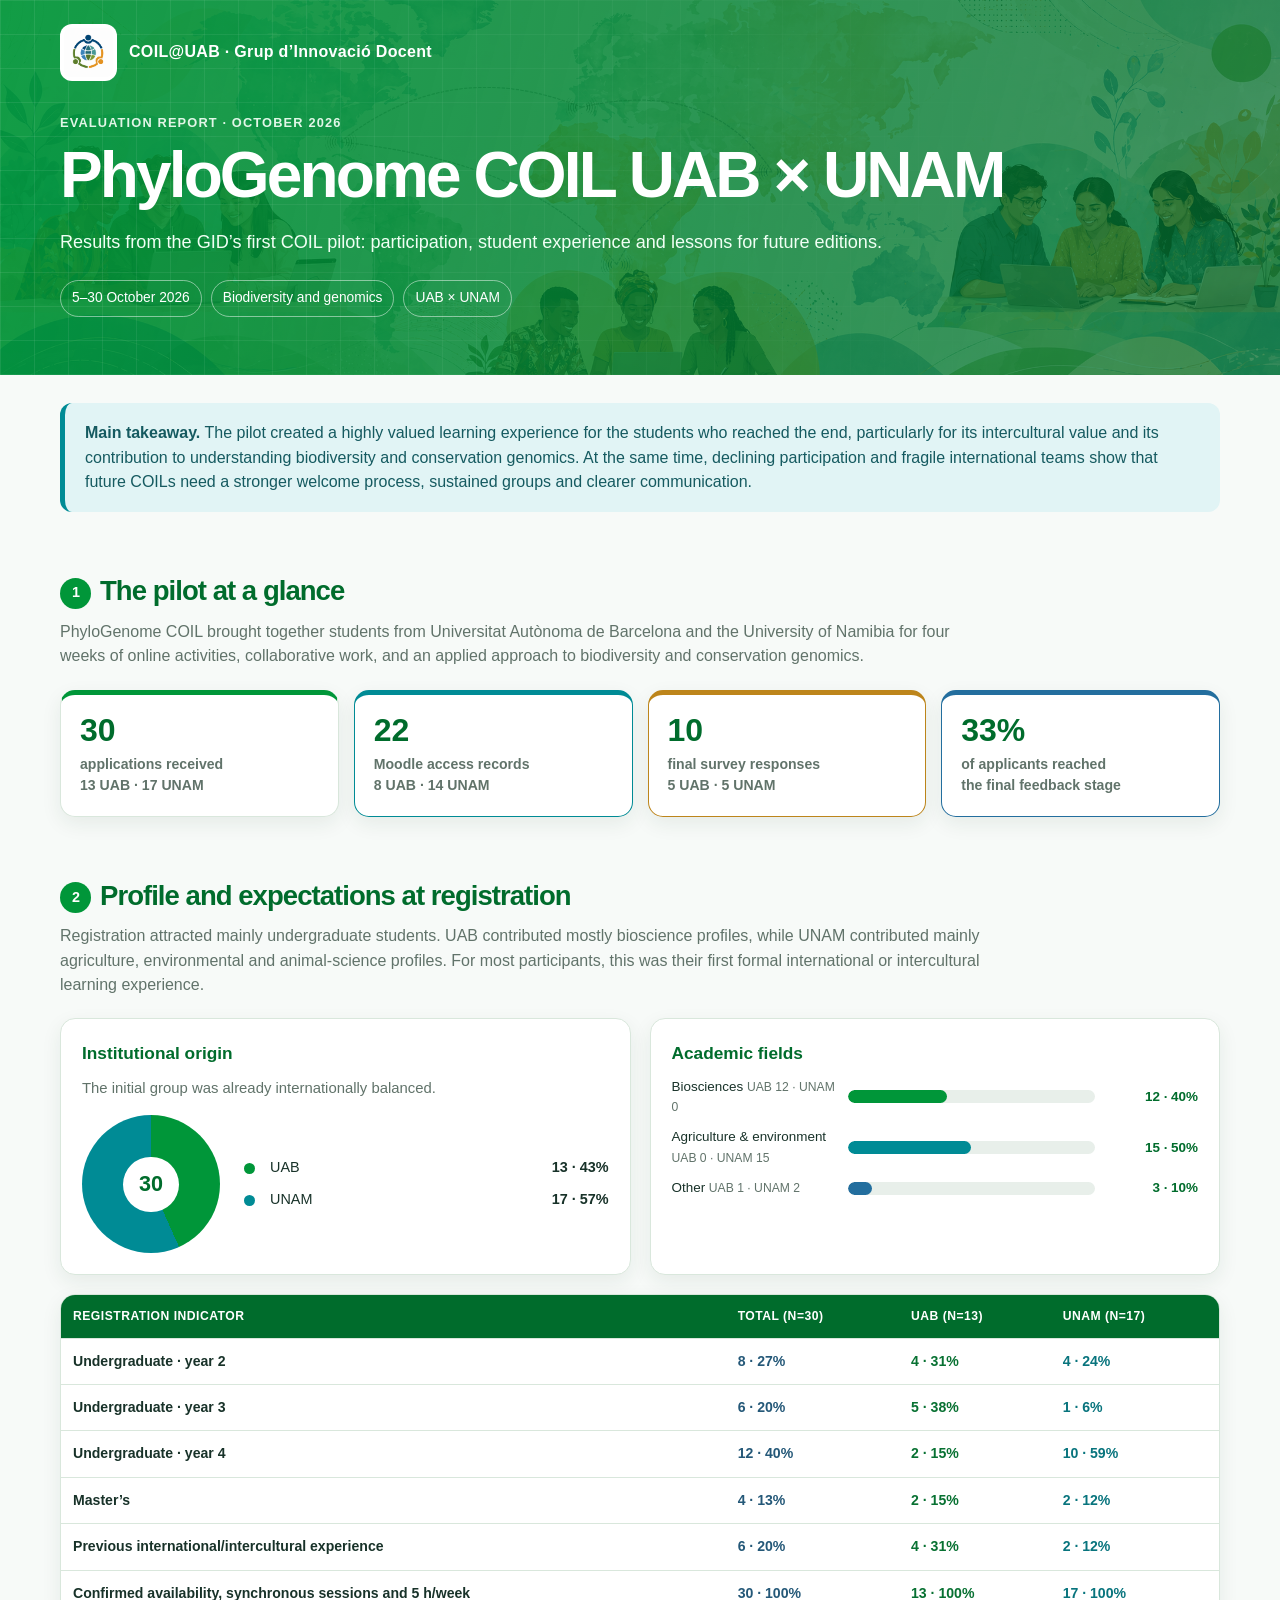
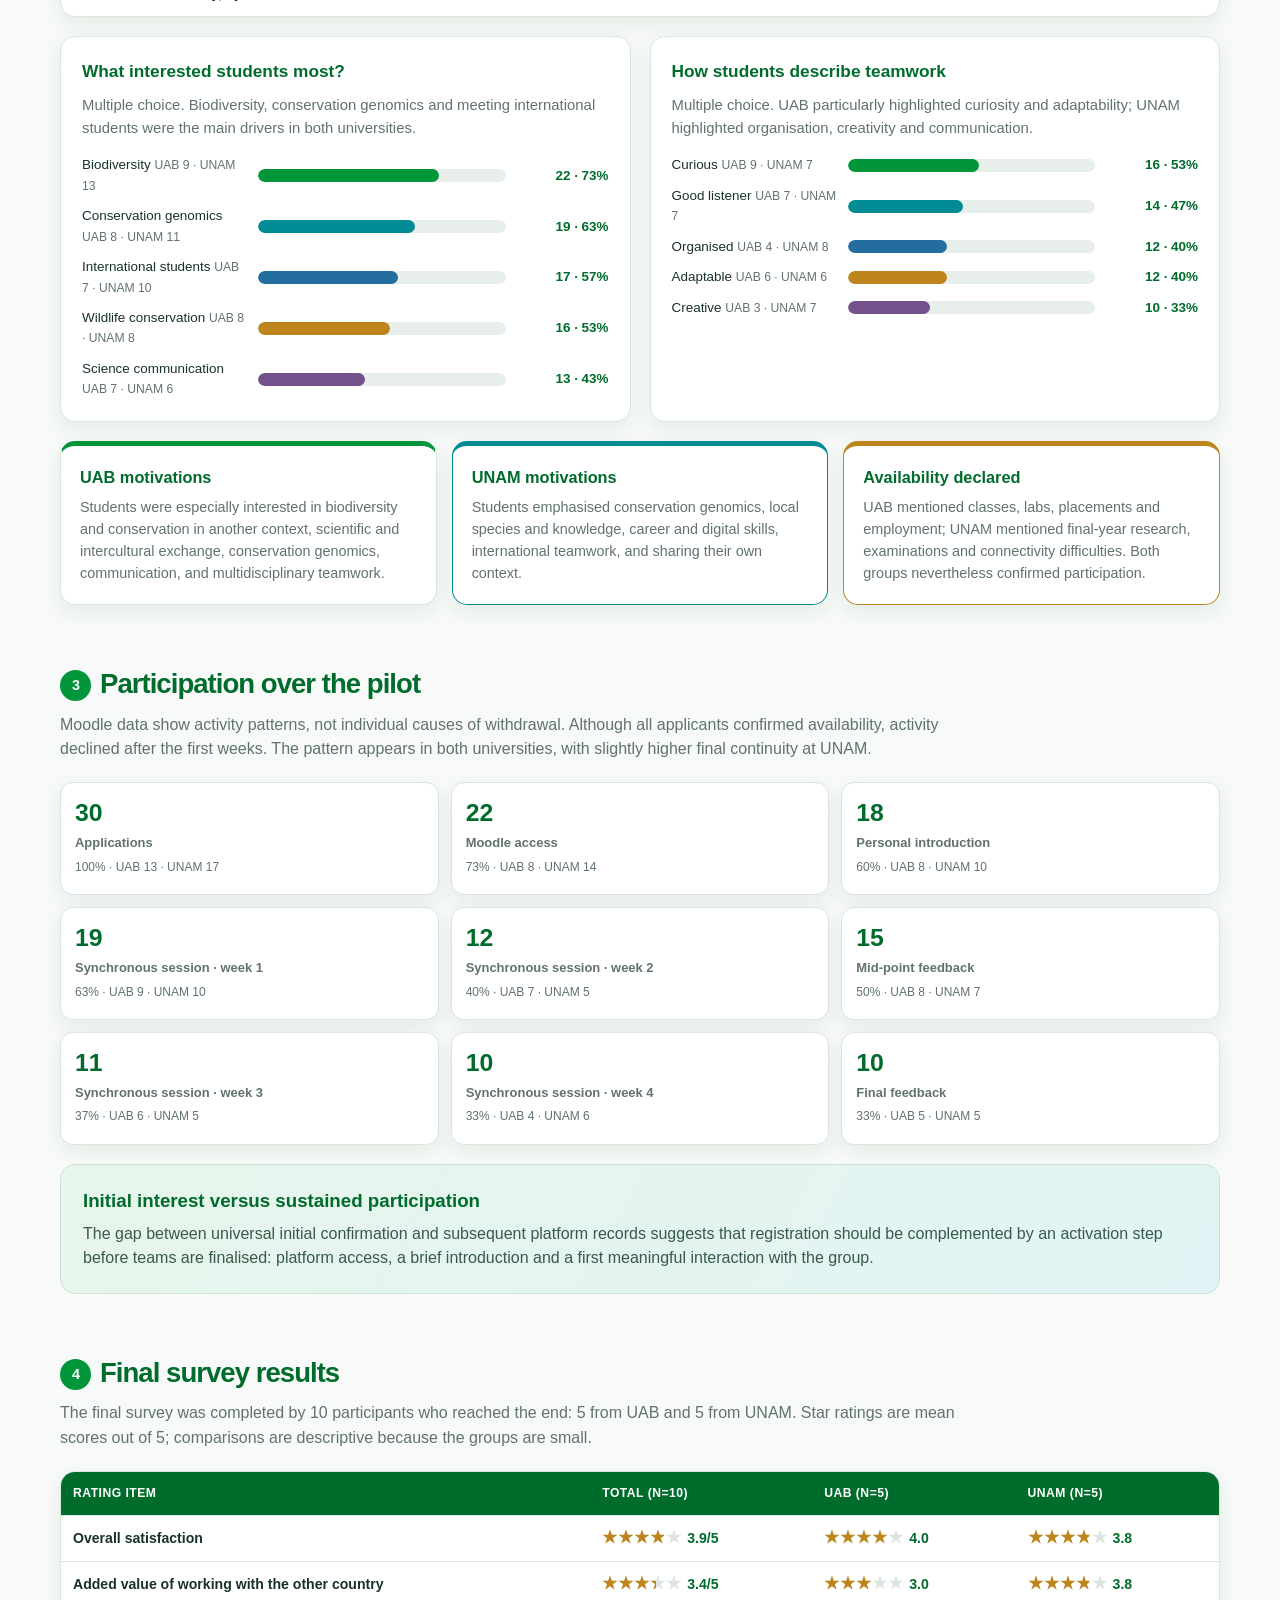
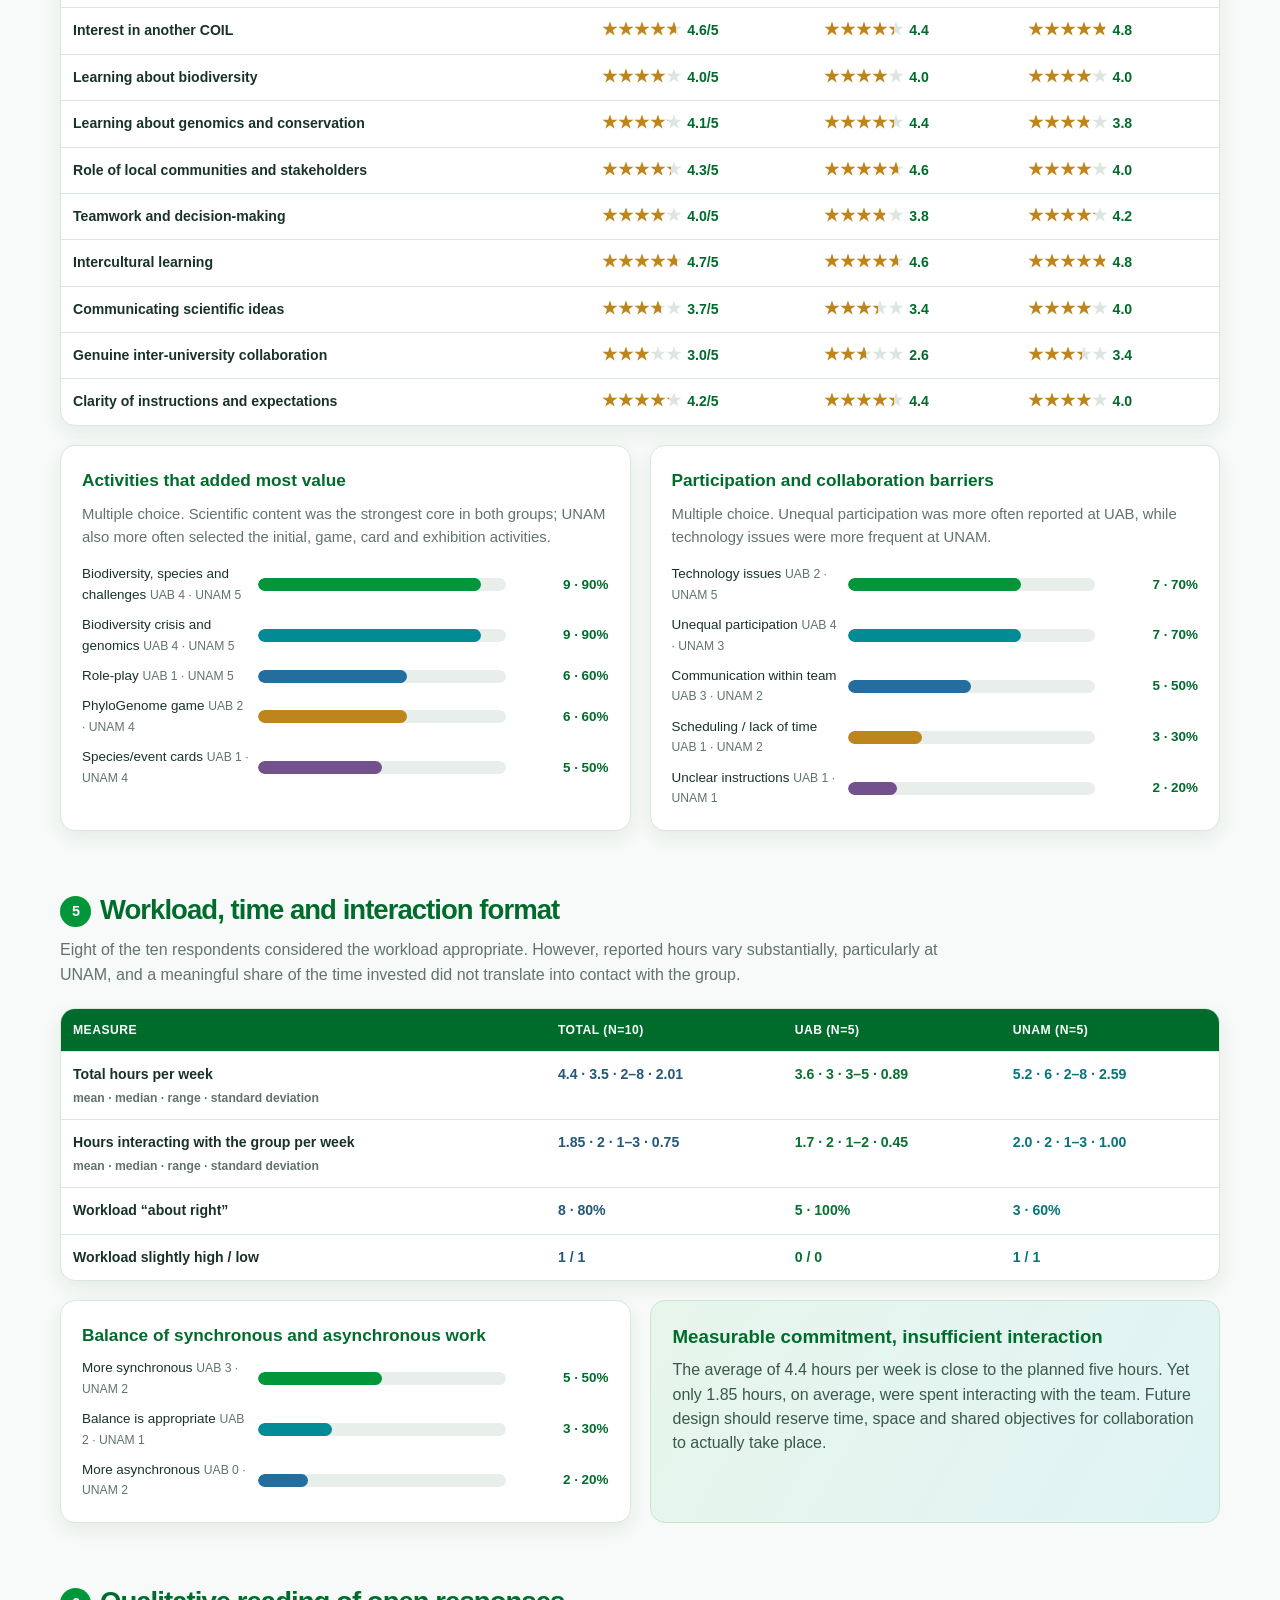
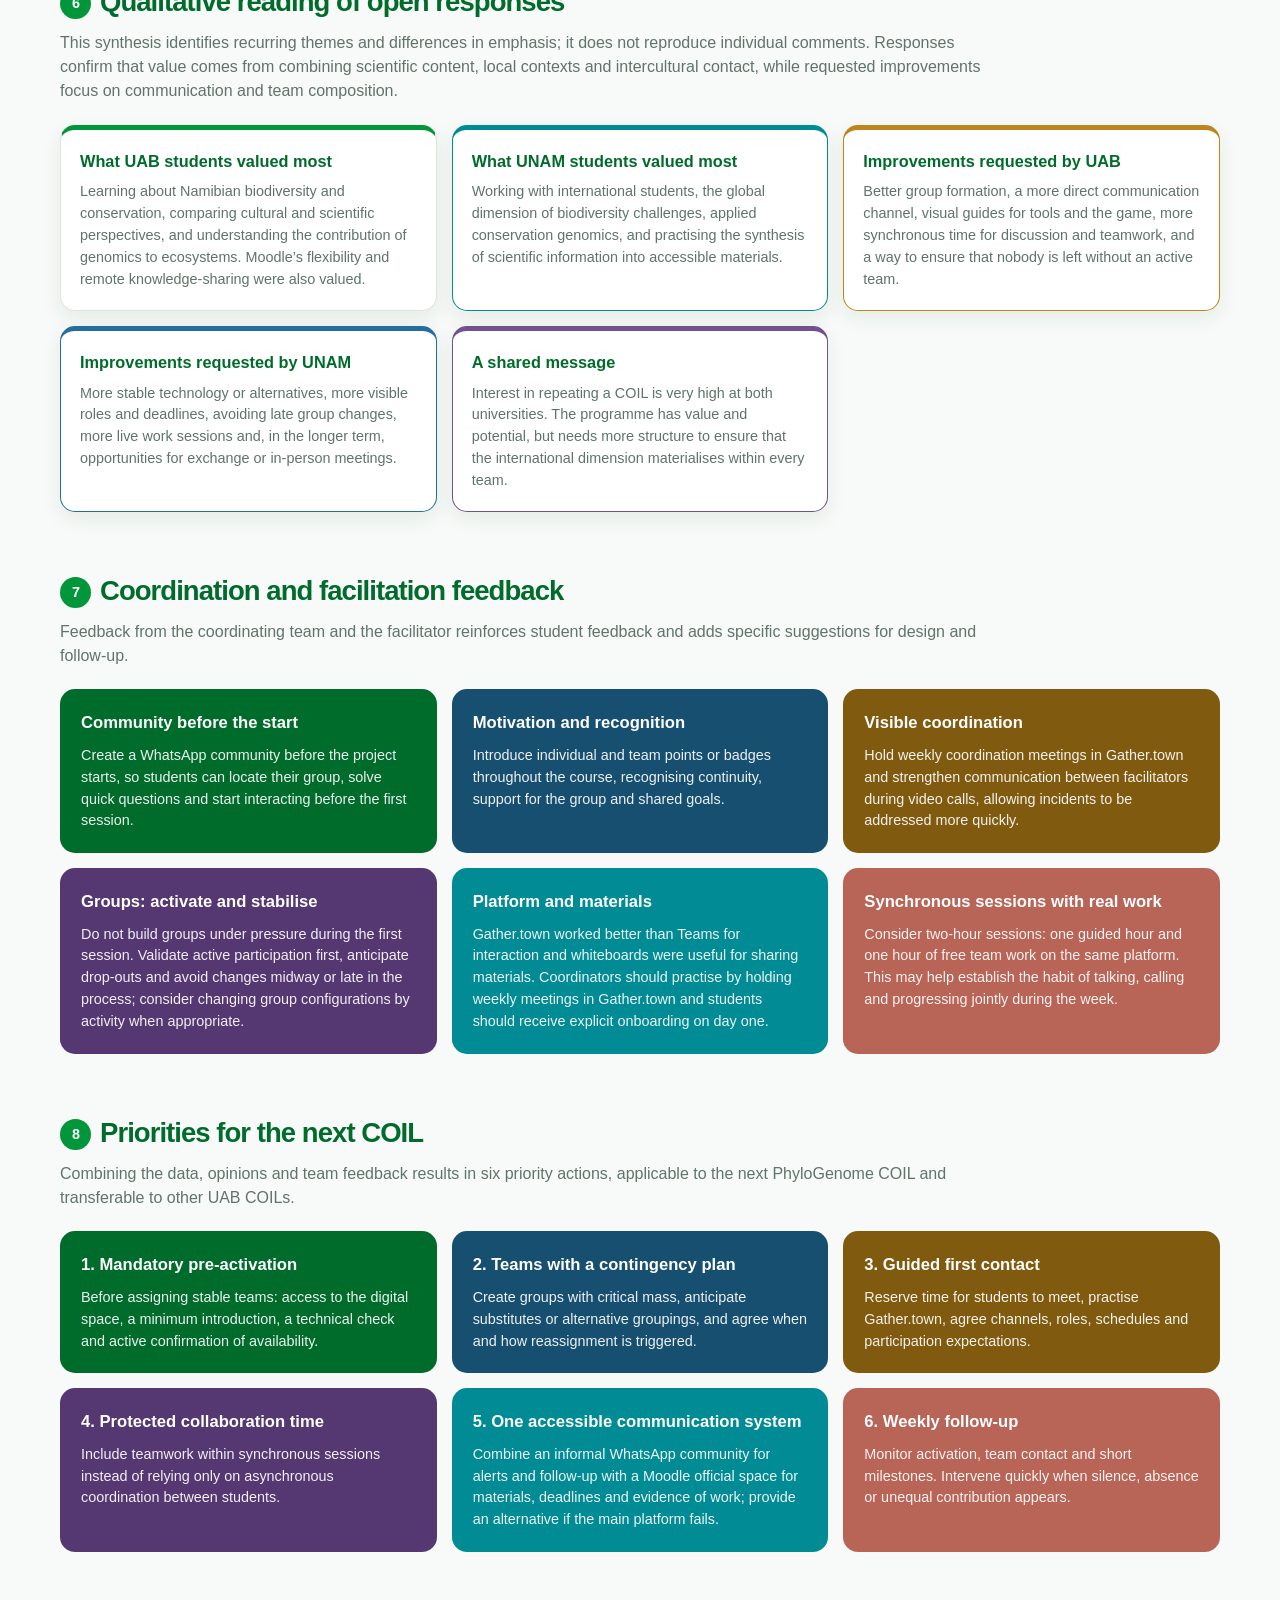
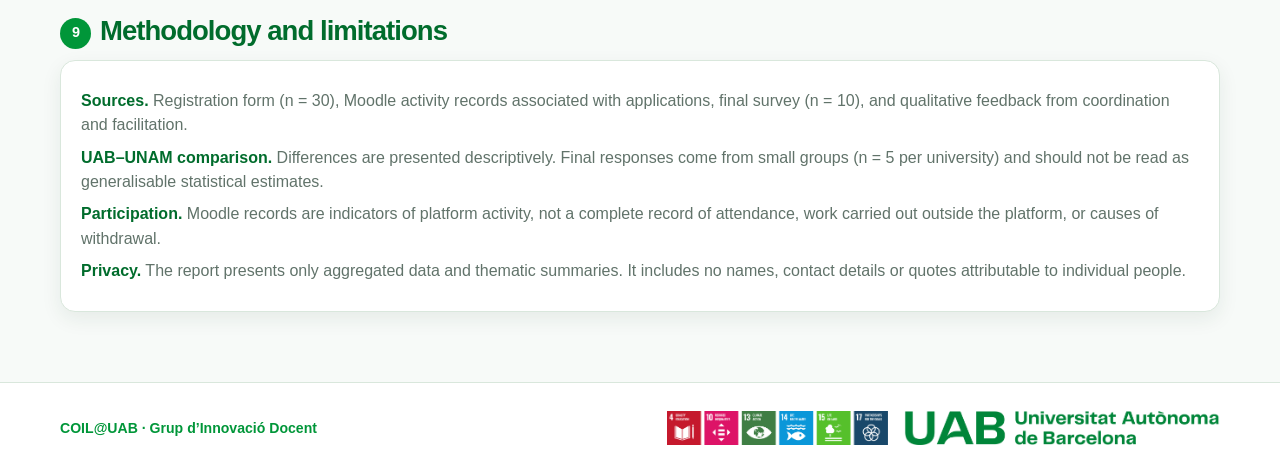
<file: phylogenom-coil-report-2026-en.html>
<!doctype html>
<html lang="en">
<head>
<meta charset="utf-8">
<meta name="viewport" content="width=device-width,initial-scale=1">
<title>PhyloGenome COIL UAB × UNAM · Pilot report 2026</title>
<link rel="stylesheet" href="site.css">
<style>
.pilot{padding-bottom:70px}.pilot>section{margin-top:58px}.lead-note{margin:28px 0 0;padding:18px 20px;border-left:5px solid var(--teal);border-radius:12px;background:var(--teal-soft);color:#155a60}.lead-note p{margin:0}.kpis{display:grid;grid-template-columns:repeat(4,1fr);gap:15px}.kpi-pilot{padding:19px;border-top:5px solid var(--uab)}.kpi-pilot:nth-child(2){border-color:var(--teal)}.kpi-pilot:nth-child(3){border-color:var(--gold)}.kpi-pilot:nth-child(4){border-color:var(--blue)}.kpi-pilot strong{display:block;color:var(--uab-dark);font-size:2rem;line-height:1}.kpi-pilot span{display:block;margin-top:8px;color:var(--muted);font-size:.88rem;font-weight:700}.grid-2{display:grid;grid-template-columns:1fr 1fr;gap:19px}.panel h3{margin-bottom:10px}.mini-note{margin:0 0 15px;color:var(--muted);font-size:.91rem}.bar-list{display:grid;gap:10px}.bar{display:grid;grid-template-columns:minmax(130px,1.35fr) minmax(80px,2fr) 94px;gap:9px;align-items:center;font-size:.84rem}.bar i{display:block;height:13px;border-radius:999px;background:#e8efea;overflow:hidden}.bar i b{display:block;height:100%;border-radius:inherit;background:var(--uab)}.bar:nth-child(2) i b{background:var(--teal)}.bar:nth-child(3) i b{background:var(--blue)}.bar:nth-child(4) i b{background:var(--gold)}.bar:nth-child(5) i b{background:var(--violet)}.bar em{font-style:normal;text-align:right;color:var(--uab-dark);font-weight:800;white-space:nowrap}.bar span small{color:var(--muted);font-size:.76rem}.donut-row{display:grid;grid-template-columns:145px 1fr;gap:17px;align-items:center}.donut{width:138px;aspect-ratio:1;border-radius:50%;background:conic-gradient(var(--uab) 0 43.33%,var(--teal) 43.33% 100%);position:relative}.donut:after{content:"30";position:absolute;inset:30%;display:grid;place-items:center;border-radius:50%;background:#fff;color:var(--uab-dark);font-weight:900;font-size:1.35rem}.legend-list{display:grid;gap:10px;font-size:.9rem}.legend-list span{display:flex;justify-content:space-between;gap:8px;align-items:center}.legend-list i{width:11px;height:11px;border-radius:50%;display:inline-block;margin-right:7px}.progression{display:grid;grid-template-columns:repeat(3,1fr);gap:12px}.step{padding:18px 14px;border-radius:13px;background:#fff;border:1px solid var(--line);box-shadow:var(--shadow)}.step b{display:block;color:var(--uab-dark);font-size:1.55rem;line-height:1}.step span{display:block;margin-top:7px;color:var(--muted);font-size:.81rem;font-weight:700}.step small{display:block;margin-top:5px;color:var(--muted);font-size:.75rem}.insight{padding:22px;border-radius:15px;background:linear-gradient(120deg,#e7f5eb,#e1f4f5);border:1px solid #cbe4d2}.insight h3{margin:0 0 7px;color:var(--uab-dark)}.insight p{margin:0;color:#38594b}.comparison{overflow:auto;border:1px solid var(--line);border-radius:15px;background:#fff;box-shadow:var(--shadow)}table{width:100%;border-collapse:collapse;min-width:690px;font-size:.88rem}thead{background:var(--uab-dark);color:#fff;text-align:left}th{padding:12px;font-size:.76rem;letter-spacing:.04em;text-transform:uppercase}td{padding:12px;border-top:1px solid var(--line);vertical-align:top}tbody tr:hover{background:#f7fbf8}.metric{font-weight:800;color:var(--ink)}.sub{display:block;margin-top:3px;color:var(--muted);font-size:.76rem}.uab-col{color:#087132;font-weight:800}.unam-col{color:#08747d;font-weight:800}.total-col{color:#245878;font-weight:800}.stars{display:inline-block;font-size:1.04rem;letter-spacing:1px;line-height:1;background:linear-gradient(90deg,var(--gold) 0 var(--fill),#dce5df var(--fill) 100%);-webkit-background-clip:text;background-clip:text;color:transparent;white-space:nowrap}.score{margin-left:5px;color:var(--uab-dark);font-weight:800}.theme-grid,.feedback{display:grid;grid-template-columns:repeat(3,1fr);gap:15px}.theme{padding:19px;border-top:5px solid var(--uab)}.theme:nth-child(2){border-color:var(--teal)}.theme:nth-child(3){border-color:var(--gold)}.theme:nth-child(4){border-color:var(--blue)}.theme:nth-child(5){border-color:var(--violet)}.theme h3{margin:0 0 8px;color:var(--uab-dark);font-size:1.02rem}.theme p{margin:0;color:var(--muted);font-size:.9rem}.feedback article{padding:21px;border-radius:15px;background:#006c2c;color:#fff}.feedback article:nth-child(2){background:#174f70}.feedback article:nth-child(3){background:#805a0f}.feedback article:nth-child(4){background:#553771}.feedback article:nth-child(5){background:#008b95}.feedback article:nth-child(6){background:#b86457}.feedback h3{margin:0 0 9px;color:#fff;font-size:1.04rem}.feedback p{margin:0;color:rgba(255,255,255,.92);font-size:.9rem}.method-note{padding:20px;border-radius:15px;background:#fff;border:1px solid var(--line);box-shadow:var(--shadow)}.method-note p{margin:.5em 0;color:var(--muted)}.method-note strong{color:var(--uab-dark)}@media(max-width:900px){.kpis{grid-template-columns:repeat(2,1fr)}.theme-grid,.feedback{grid-template-columns:1fr 1fr}}@media(max-width:620px){.grid-2,.theme-grid,.feedback,.kpis{grid-template-columns:1fr}.progression{grid-template-columns:1fr 1fr}.donut-row{grid-template-columns:118px 1fr}.donut{width:110px}.bar{grid-template-columns:minmax(100px,1.15fr) minmax(60px,1fr) 77px;font-size:.77rem}}
</style>
<script src="site-shell.js" defer></script>
</head>
<body>
<header class="site-hero"><div data-site-header></div><div class="wrap hero-content"><p class="eyebrow">Evaluation report · October 2026</p><h1>PhyloGenome COIL UAB × UNAM</h1><p class="lead">Results from the GID’s first COIL pilot: participation, student experience and lessons for future editions.</p><div class="chips"><span class="chip">5–30 October 2026</span><span class="chip">Biodiversity and genomics</span><span class="chip">UAB × UNAM</span></div></div></header>
<main class="wrap pilot">
<div class="lead-note"><p><strong>Main takeaway.</strong> The pilot created a highly valued learning experience for the students who reached the end, particularly for its intercultural value and its contribution to understanding biodiversity and conservation genomics. At the same time, declining participation and fragile international teams show that future COILs need a stronger welcome process, sustained groups and clearer communication.</p></div>
<section><h2 class="section-title"><span class="number">1</span>The pilot at a glance</h2><p class="section-intro">PhyloGenome COIL brought together students from Universitat Autònoma de Barcelona and the University of Namibia for four weeks of online activities, collaborative work, and an applied approach to biodiversity and conservation genomics.</p><div class="kpis"><article class="kpi-pilot card"><strong>30</strong><span>applications received<br>13 UAB · 17 UNAM</span></article><article class="kpi-pilot card"><strong>22</strong><span>Moodle access records<br>8 UAB · 14 UNAM</span></article><article class="kpi-pilot card"><strong>10</strong><span>final survey responses<br>5 UAB · 5 UNAM</span></article><article class="kpi-pilot card"><strong>33%</strong><span>of applicants reached<br>the final feedback stage</span></article></div></section>
<section><h2 class="section-title"><span class="number">2</span>Profile and expectations at registration</h2><p class="section-intro">Registration attracted mainly undergraduate students. UAB contributed mostly bioscience profiles, while UNAM contributed mainly agriculture, environmental and animal-science profiles. For most participants, this was their first formal international or intercultural learning experience.</p><div class="grid-2"><article class="panel"><h3>Institutional origin</h3><p class="mini-note">The initial group was already internationally balanced.</p><div class="donut-row"><div class="donut" aria-label="13 UAB and 17 UNAM applications"></div><div class="legend-list"><span><span><i style="background:#009639"></i>UAB</span><strong>13 · 43%</strong></span><span><span><i style="background:#008b95"></i>UNAM</span><strong>17 · 57%</strong></span></div></div></article><article class="panel"><h3>Academic fields</h3><div class="bar-list"><div class="bar"><span>Biosciences <small>UAB 12 · UNAM 0</small></span><i><b style="width:40%"></b></i><em>12 · 40%</em></div><div class="bar"><span>Agriculture &amp; environment <small>UAB 0 · UNAM 15</small></span><i><b style="width:50%"></b></i><em>15 · 50%</em></div><div class="bar"><span>Other <small>UAB 1 · UNAM 2</small></span><i><b style="width:10%"></b></i><em>3 · 10%</em></div></div></article></div><div class="comparison" style="margin-top:19px"><table><thead><tr><th>Registration indicator</th><th>Total (n=30)</th><th>UAB (n=13)</th><th>UNAM (n=17)</th></tr></thead><tbody><tr><td class="metric">Undergraduate · year 2</td><td class="total-col">8 · 27%</td><td class="uab-col">4 · 31%</td><td class="unam-col">4 · 24%</td></tr><tr><td class="metric">Undergraduate · year 3</td><td class="total-col">6 · 20%</td><td class="uab-col">5 · 38%</td><td class="unam-col">1 · 6%</td></tr><tr><td class="metric">Undergraduate · year 4</td><td class="total-col">12 · 40%</td><td class="uab-col">2 · 15%</td><td class="unam-col">10 · 59%</td></tr><tr><td class="metric">Master’s</td><td class="total-col">4 · 13%</td><td class="uab-col">2 · 15%</td><td class="unam-col">2 · 12%</td></tr><tr><td class="metric">Previous international/intercultural experience</td><td class="total-col">6 · 20%</td><td class="uab-col">4 · 31%</td><td class="unam-col">2 · 12%</td></tr><tr><td class="metric">Confirmed availability, synchronous sessions and 5 h/week</td><td class="total-col">30 · 100%</td><td class="uab-col">13 · 100%</td><td class="unam-col">17 · 100%</td></tr></tbody></table></div><div class="grid-2" style="margin-top:19px"><article class="panel"><h3>What interested students most?</h3><p class="mini-note">Multiple choice. Biodiversity, conservation genomics and meeting international students were the main drivers in both universities.</p><div class="bar-list"><div class="bar"><span>Biodiversity <small>UAB 9 · UNAM 13</small></span><i><b style="width:73.3%"></b></i><em>22 · 73%</em></div><div class="bar"><span>Conservation genomics <small>UAB 8 · UNAM 11</small></span><i><b style="width:63.3%"></b></i><em>19 · 63%</em></div><div class="bar"><span>International students <small>UAB 7 · UNAM 10</small></span><i><b style="width:56.7%"></b></i><em>17 · 57%</em></div><div class="bar"><span>Wildlife conservation <small>UAB 8 · UNAM 8</small></span><i><b style="width:53.3%"></b></i><em>16 · 53%</em></div><div class="bar"><span>Science communication <small>UAB 7 · UNAM 6</small></span><i><b style="width:43.3%"></b></i><em>13 · 43%</em></div></div></article><article class="panel"><h3>How students describe teamwork</h3><p class="mini-note">Multiple choice. UAB particularly highlighted curiosity and adaptability; UNAM highlighted organisation, creativity and communication.</p><div class="bar-list"><div class="bar"><span>Curious <small>UAB 9 · UNAM 7</small></span><i><b style="width:53.3%"></b></i><em>16 · 53%</em></div><div class="bar"><span>Good listener <small>UAB 7 · UNAM 7</small></span><i><b style="width:46.7%"></b></i><em>14 · 47%</em></div><div class="bar"><span>Organised <small>UAB 4 · UNAM 8</small></span><i><b style="width:40%"></b></i><em>12 · 40%</em></div><div class="bar"><span>Adaptable <small>UAB 6 · UNAM 6</small></span><i><b style="width:40%"></b></i><em>12 · 40%</em></div><div class="bar"><span>Creative <small>UAB 3 · UNAM 7</small></span><i><b style="width:33.3%"></b></i><em>10 · 33%</em></div></div></article></div><div class="theme-grid" style="margin-top:19px"><article class="theme card"><h3>UAB motivations</h3><p>Students were especially interested in biodiversity and conservation in another context, scientific and intercultural exchange, conservation genomics, communication, and multidisciplinary teamwork.</p></article><article class="theme card"><h3>UNAM motivations</h3><p>Students emphasised conservation genomics, local species and knowledge, career and digital skills, international teamwork, and sharing their own context.</p></article><article class="theme card"><h3>Availability declared</h3><p>UAB mentioned classes, labs, placements and employment; UNAM mentioned final-year research, examinations and connectivity difficulties. Both groups nevertheless confirmed participation.</p></article></div></section>
<section><h2 class="section-title"><span class="number">3</span>Participation over the pilot</h2><p class="section-intro">Moodle data show activity patterns, not individual causes of withdrawal. Although all applicants confirmed availability, activity declined after the first weeks. The pattern appears in both universities, with slightly higher final continuity at UNAM.</p><div class="progression"><article class="step"><b>30</b><span>Applications</span><small>100% · UAB 13 · UNAM 17</small></article><article class="step"><b>22</b><span>Moodle access</span><small>73% · UAB 8 · UNAM 14</small></article><article class="step"><b>18</b><span>Personal introduction</span><small>60% · UAB 8 · UNAM 10</small></article><article class="step"><b>19</b><span>Synchronous session · week 1</span><small>63% · UAB 9 · UNAM 10</small></article><article class="step"><b>12</b><span>Synchronous session · week 2</span><small>40% · UAB 7 · UNAM 5</small></article><article class="step"><b>15</b><span>Mid-point feedback</span><small>50% · UAB 8 · UNAM 7</small></article><article class="step"><b>11</b><span>Synchronous session · week 3</span><small>37% · UAB 6 · UNAM 5</small></article><article class="step"><b>10</b><span>Synchronous session · week 4</span><small>33% · UAB 4 · UNAM 6</small></article><article class="step"><b>10</b><span>Final feedback</span><small>33% · UAB 5 · UNAM 5</small></article></div><div class="insight" style="margin-top:19px"><h3>Initial interest versus sustained participation</h3><p>The gap between universal initial confirmation and subsequent platform records suggests that registration should be complemented by an activation step before teams are finalised: platform access, a brief introduction and a first meaningful interaction with the group.</p></div></section>
<section><h2 class="section-title"><span class="number">4</span>Final survey results</h2><p class="section-intro">The final survey was completed by 10 participants who reached the end: 5 from UAB and 5 from UNAM. Star ratings are mean scores out of 5; comparisons are descriptive because the groups are small.</p><div class="comparison"><table><thead><tr><th>Rating item</th><th>Total (n=10)</th><th>UAB (n=5)</th><th>UNAM (n=5)</th></tr></thead><tbody><tr><td class="metric">Overall satisfaction</td><td class="total-col"><span class="stars" style="--fill:78%">★★★★★</span><span class="score">3.9/5</span></td><td class="uab-col"><span class="stars" style="--fill:80%">★★★★★</span><span class="score">4.0</span></td><td class="unam-col"><span class="stars" style="--fill:76%">★★★★★</span><span class="score">3.8</span></td></tr><tr><td class="metric">Added value of working with the other country</td><td class="total-col"><span class="stars" style="--fill:68%">★★★★★</span><span class="score">3.4/5</span></td><td class="uab-col"><span class="stars" style="--fill:60%">★★★★★</span><span class="score">3.0</span></td><td class="unam-col"><span class="stars" style="--fill:76%">★★★★★</span><span class="score">3.8</span></td></tr><tr><td class="metric">Interest in another COIL</td><td class="total-col"><span class="stars" style="--fill:92%">★★★★★</span><span class="score">4.6/5</span></td><td class="uab-col"><span class="stars" style="--fill:88%">★★★★★</span><span class="score">4.4</span></td><td class="unam-col"><span class="stars" style="--fill:96%">★★★★★</span><span class="score">4.8</span></td></tr><tr><td class="metric">Learning about biodiversity</td><td class="total-col"><span class="stars" style="--fill:80%">★★★★★</span><span class="score">4.0/5</span></td><td class="uab-col"><span class="stars" style="--fill:80%">★★★★★</span><span class="score">4.0</span></td><td class="unam-col"><span class="stars" style="--fill:80%">★★★★★</span><span class="score">4.0</span></td></tr><tr><td class="metric">Learning about genomics and conservation</td><td class="total-col"><span class="stars" style="--fill:82%">★★★★★</span><span class="score">4.1/5</span></td><td class="uab-col"><span class="stars" style="--fill:88%">★★★★★</span><span class="score">4.4</span></td><td class="unam-col"><span class="stars" style="--fill:76%">★★★★★</span><span class="score">3.8</span></td></tr><tr><td class="metric">Role of local communities and stakeholders</td><td class="total-col"><span class="stars" style="--fill:86%">★★★★★</span><span class="score">4.3/5</span></td><td class="uab-col"><span class="stars" style="--fill:92%">★★★★★</span><span class="score">4.6</span></td><td class="unam-col"><span class="stars" style="--fill:80%">★★★★★</span><span class="score">4.0</span></td></tr><tr><td class="metric">Teamwork and decision-making</td><td class="total-col"><span class="stars" style="--fill:80%">★★★★★</span><span class="score">4.0/5</span></td><td class="uab-col"><span class="stars" style="--fill:76%">★★★★★</span><span class="score">3.8</span></td><td class="unam-col"><span class="stars" style="--fill:84%">★★★★★</span><span class="score">4.2</span></td></tr><tr><td class="metric">Intercultural learning</td><td class="total-col"><span class="stars" style="--fill:94%">★★★★★</span><span class="score">4.7/5</span></td><td class="uab-col"><span class="stars" style="--fill:92%">★★★★★</span><span class="score">4.6</span></td><td class="unam-col"><span class="stars" style="--fill:96%">★★★★★</span><span class="score">4.8</span></td></tr><tr><td class="metric">Communicating scientific ideas</td><td class="total-col"><span class="stars" style="--fill:74%">★★★★★</span><span class="score">3.7/5</span></td><td class="uab-col"><span class="stars" style="--fill:68%">★★★★★</span><span class="score">3.4</span></td><td class="unam-col"><span class="stars" style="--fill:80%">★★★★★</span><span class="score">4.0</span></td></tr><tr><td class="metric">Genuine inter-university collaboration</td><td class="total-col"><span class="stars" style="--fill:60%">★★★★★</span><span class="score">3.0/5</span></td><td class="uab-col"><span class="stars" style="--fill:52%">★★★★★</span><span class="score">2.6</span></td><td class="unam-col"><span class="stars" style="--fill:68%">★★★★★</span><span class="score">3.4</span></td></tr><tr><td class="metric">Clarity of instructions and expectations</td><td class="total-col"><span class="stars" style="--fill:84%">★★★★★</span><span class="score">4.2/5</span></td><td class="uab-col"><span class="stars" style="--fill:88%">★★★★★</span><span class="score">4.4</span></td><td class="unam-col"><span class="stars" style="--fill:80%">★★★★★</span><span class="score">4.0</span></td></tr></tbody></table></div><div class="grid-2" style="margin-top:19px"><article class="panel"><h3>Activities that added most value</h3><p class="mini-note">Multiple choice. Scientific content was the strongest core in both groups; UNAM also more often selected the initial, game, card and exhibition activities.</p><div class="bar-list"><div class="bar"><span>Biodiversity, species and challenges <small>UAB 4 · UNAM 5</small></span><i><b style="width:90%"></b></i><em>9 · 90%</em></div><div class="bar"><span>Biodiversity crisis and genomics <small>UAB 4 · UNAM 5</small></span><i><b style="width:90%"></b></i><em>9 · 90%</em></div><div class="bar"><span>Role-play <small>UAB 1 · UNAM 5</small></span><i><b style="width:60%"></b></i><em>6 · 60%</em></div><div class="bar"><span>PhyloGenome game <small>UAB 2 · UNAM 4</small></span><i><b style="width:60%"></b></i><em>6 · 60%</em></div><div class="bar"><span>Species/event cards <small>UAB 1 · UNAM 4</small></span><i><b style="width:50%"></b></i><em>5 · 50%</em></div></div></article><article class="panel"><h3>Participation and collaboration barriers</h3><p class="mini-note">Multiple choice. Unequal participation was more often reported at UAB, while technology issues were more frequent at UNAM.</p><div class="bar-list"><div class="bar"><span>Technology issues <small>UAB 2 · UNAM 5</small></span><i><b style="width:70%"></b></i><em>7 · 70%</em></div><div class="bar"><span>Unequal participation <small>UAB 4 · UNAM 3</small></span><i><b style="width:70%"></b></i><em>7 · 70%</em></div><div class="bar"><span>Communication within team <small>UAB 3 · UNAM 2</small></span><i><b style="width:50%"></b></i><em>5 · 50%</em></div><div class="bar"><span>Scheduling / lack of time <small>UAB 1 · UNAM 2</small></span><i><b style="width:30%"></b></i><em>3 · 30%</em></div><div class="bar"><span>Unclear instructions <small>UAB 1 · UNAM 1</small></span><i><b style="width:20%"></b></i><em>2 · 20%</em></div></div></article></div></section>
<section><h2 class="section-title"><span class="number">5</span>Workload, time and interaction format</h2><p class="section-intro">Eight of the ten respondents considered the workload appropriate. However, reported hours vary substantially, particularly at UNAM, and a meaningful share of the time invested did not translate into contact with the group.</p><div class="comparison"><table><thead><tr><th>Measure</th><th>Total (n=10)</th><th>UAB (n=5)</th><th>UNAM (n=5)</th></tr></thead><tbody><tr><td class="metric">Total hours per week<small class="sub">mean · median · range · standard deviation</small></td><td class="total-col">4.4 · 3.5 · 2–8 · 2.01</td><td class="uab-col">3.6 · 3 · 3–5 · 0.89</td><td class="unam-col">5.2 · 6 · 2–8 · 2.59</td></tr><tr><td class="metric">Hours interacting with the group per week<small class="sub">mean · median · range · standard deviation</small></td><td class="total-col">1.85 · 2 · 1–3 · 0.75</td><td class="uab-col">1.7 · 2 · 1–2 · 0.45</td><td class="unam-col">2.0 · 2 · 1–3 · 1.00</td></tr><tr><td class="metric">Workload “about right”</td><td class="total-col">8 · 80%</td><td class="uab-col">5 · 100%</td><td class="unam-col">3 · 60%</td></tr><tr><td class="metric">Workload slightly high / low</td><td class="total-col">1 / 1</td><td class="uab-col">0 / 0</td><td class="unam-col">1 / 1</td></tr></tbody></table></div><div class="grid-2" style="margin-top:19px"><article class="panel"><h3>Balance of synchronous and asynchronous work</h3><div class="bar-list"><div class="bar"><span>More synchronous <small>UAB 3 · UNAM 2</small></span><i><b style="width:50%"></b></i><em>5 · 50%</em></div><div class="bar"><span>Balance is appropriate <small>UAB 2 · UNAM 1</small></span><i><b style="width:30%"></b></i><em>3 · 30%</em></div><div class="bar"><span>More asynchronous <small>UAB 0 · UNAM 2</small></span><i><b style="width:20%"></b></i><em>2 · 20%</em></div></div></article><article class="insight"><h3>Measurable commitment, insufficient interaction</h3><p>The average of 4.4 hours per week is close to the planned five hours. Yet only 1.85 hours, on average, were spent interacting with the team. Future design should reserve time, space and shared objectives for collaboration to actually take place.</p></article></div></section>
<section><h2 class="section-title"><span class="number">6</span>Qualitative reading of open responses</h2><p class="section-intro">This synthesis identifies recurring themes and differences in emphasis; it does not reproduce individual comments. Responses confirm that value comes from combining scientific content, local contexts and intercultural contact, while requested improvements focus on communication and team composition.</p><div class="theme-grid"><article class="theme card"><h3>What UAB students valued most</h3><p>Learning about Namibian biodiversity and conservation, comparing cultural and scientific perspectives, and understanding the contribution of genomics to ecosystems. Moodle’s flexibility and remote knowledge-sharing were also valued.</p></article><article class="theme card"><h3>What UNAM students valued most</h3><p>Working with international students, the global dimension of biodiversity challenges, applied conservation genomics, and practising the synthesis of scientific information into accessible materials.</p></article><article class="theme card"><h3>Improvements requested by UAB</h3><p>Better group formation, a more direct communication channel, visual guides for tools and the game, more synchronous time for discussion and teamwork, and a way to ensure that nobody is left without an active team.</p></article><article class="theme card"><h3>Improvements requested by UNAM</h3><p>More stable technology or alternatives, more visible roles and deadlines, avoiding late group changes, more live work sessions and, in the longer term, opportunities for exchange or in-person meetings.</p></article><article class="theme card"><h3>A shared message</h3><p>Interest in repeating a COIL is very high at both universities. The programme has value and potential, but needs more structure to ensure that the international dimension materialises within every team.</p></article></div></section>
<section><h2 class="section-title"><span class="number">7</span>Coordination and facilitation feedback</h2><p class="section-intro">Feedback from the coordinating team and the facilitator reinforces student feedback and adds specific suggestions for design and follow-up.</p><div class="feedback"><article><h3>Community before the start</h3><p>Create a WhatsApp community before the project starts, so students can locate their group, solve quick questions and start interacting before the first session.</p></article><article><h3>Motivation and recognition</h3><p>Introduce individual and team points or badges throughout the course, recognising continuity, support for the group and shared goals.</p></article><article><h3>Visible coordination</h3><p>Hold weekly coordination meetings in Gather.town and strengthen communication between facilitators during video calls, allowing incidents to be addressed more quickly.</p></article><article><h3>Groups: activate and stabilise</h3><p>Do not build groups under pressure during the first session. Validate active participation first, anticipate drop-outs and avoid changes midway or late in the process; consider changing group configurations by activity when appropriate.</p></article><article><h3>Platform and materials</h3><p>Gather.town worked better than Teams for interaction and whiteboards were useful for sharing materials. Coordinators should practise by holding weekly meetings in Gather.town and students should receive explicit onboarding on day one.</p></article><article><h3>Synchronous sessions with real work</h3><p>Consider two-hour sessions: one guided hour and one hour of free team work on the same platform. This may help establish the habit of talking, calling and progressing jointly during the week.</p></article></div></section>
<section><h2 class="section-title"><span class="number">8</span>Priorities for the next COIL</h2><p class="section-intro">Combining the data, opinions and team feedback results in six priority actions, applicable to the next PhyloGenome COIL and transferable to other UAB COILs.</p><div class="feedback"><article><h3>1. Mandatory pre-activation</h3><p>Before assigning stable teams: access to the digital space, a minimum introduction, a technical check and active confirmation of availability.</p></article><article><h3>2. Teams with a contingency plan</h3><p>Create groups with critical mass, anticipate substitutes or alternative groupings, and agree when and how reassignment is triggered.</p></article><article><h3>3. Guided first contact</h3><p>Reserve time for students to meet, practise Gather.town, agree channels, roles, schedules and participation expectations.</p></article><article><h3>4. Protected collaboration time</h3><p>Include teamwork within synchronous sessions instead of relying only on asynchronous coordination between students.</p></article><article><h3>5. One accessible communication system</h3><p>Combine an informal WhatsApp community for alerts and follow-up with a Moodle official space for materials, deadlines and evidence of work; provide an alternative if the main platform fails.</p></article><article><h3>6. Weekly follow-up</h3><p>Monitor activation, team contact and short milestones. Intervene quickly when silence, absence or unequal contribution appears.</p></article></div></section>
<section><h2 class="section-title"><span class="number">9</span>Methodology and limitations</h2><div class="method-note"><p><strong>Sources.</strong> Registration form (n = 30), Moodle activity records associated with applications, final survey (n = 10), and qualitative feedback from coordination and facilitation.</p><p><strong>UAB–UNAM comparison.</strong> Differences are presented descriptively. Final responses come from small groups (n = 5 per university) and should not be read as generalisable statistical estimates.</p><p><strong>Participation.</strong> Moodle records are indicators of platform activity, not a complete record of attendance, work carried out outside the platform, or causes of withdrawal.</p><p><strong>Privacy.</strong> The report presents only aggregated data and thematic summaries. It includes no names, contact details or quotes attributable to individual people.</p></div></section>
</main><footer class="site-footer" data-site-footer></footer></body></html>
</file>
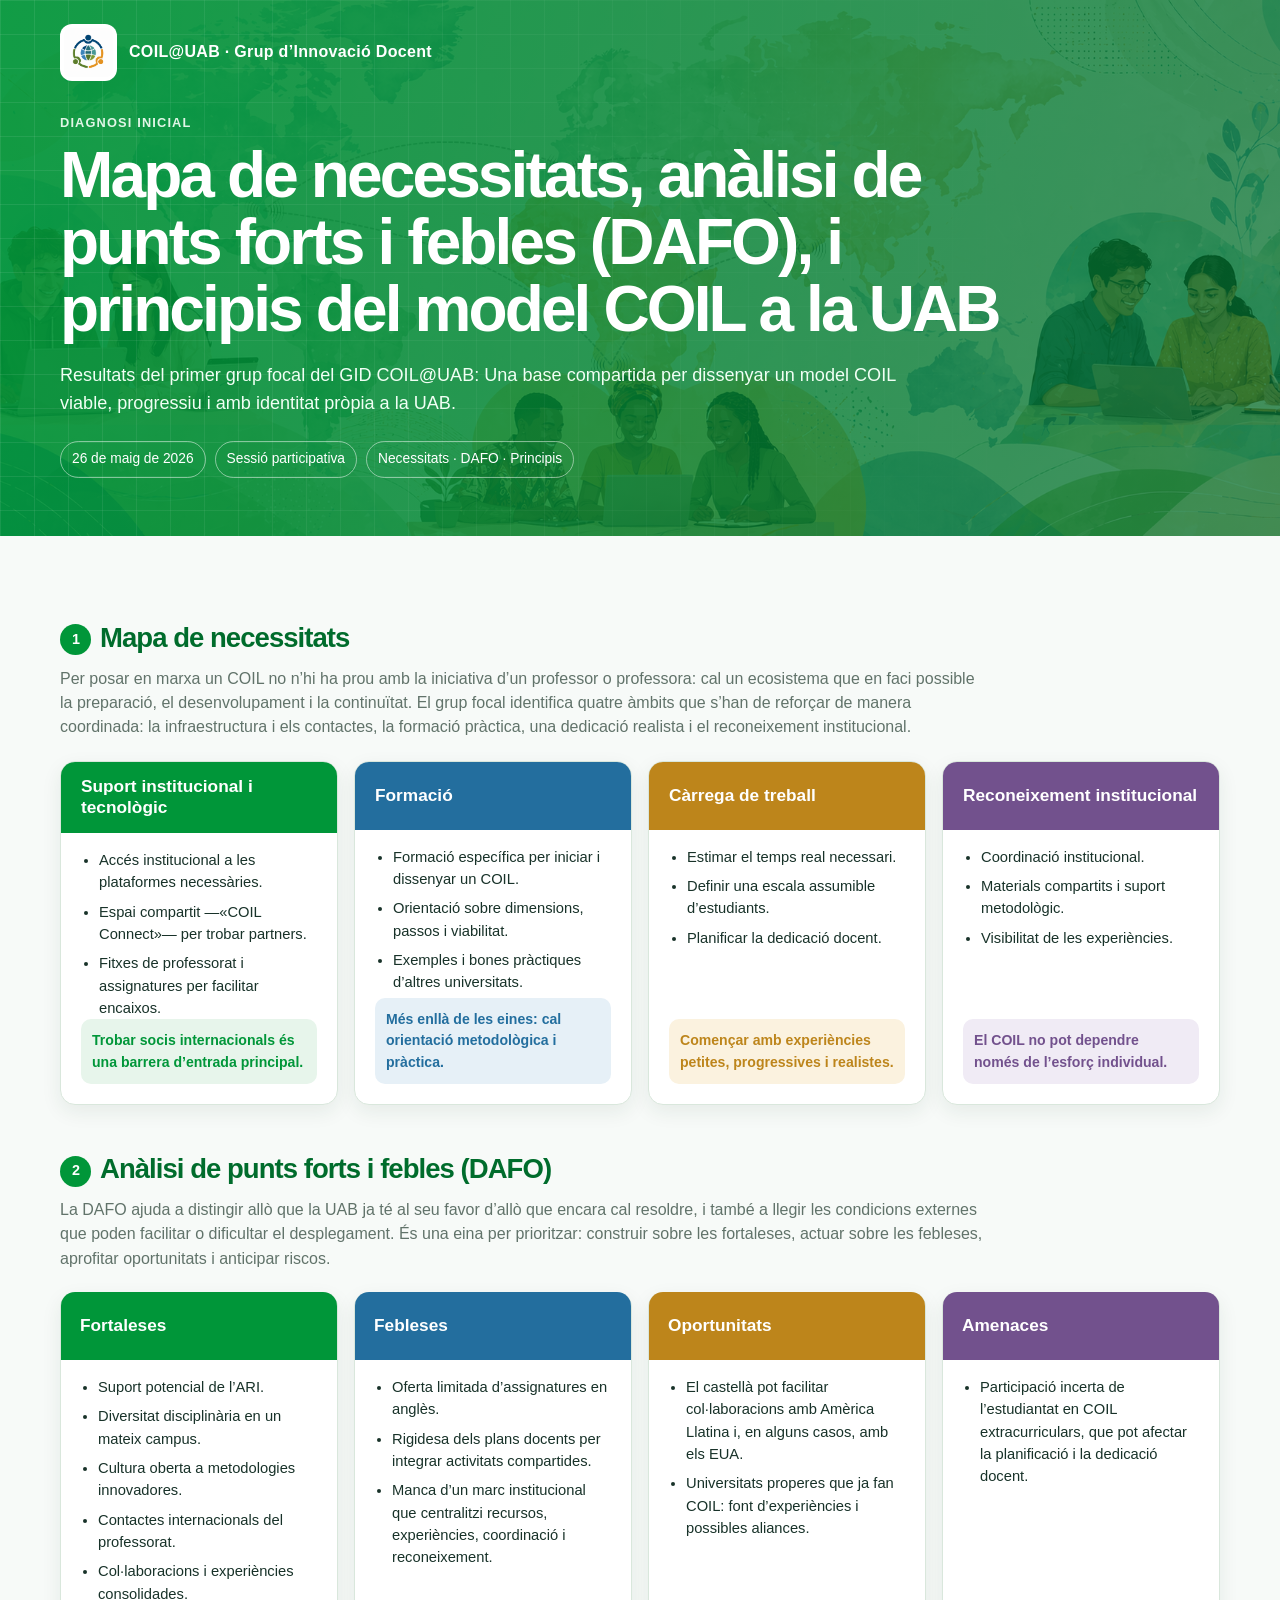
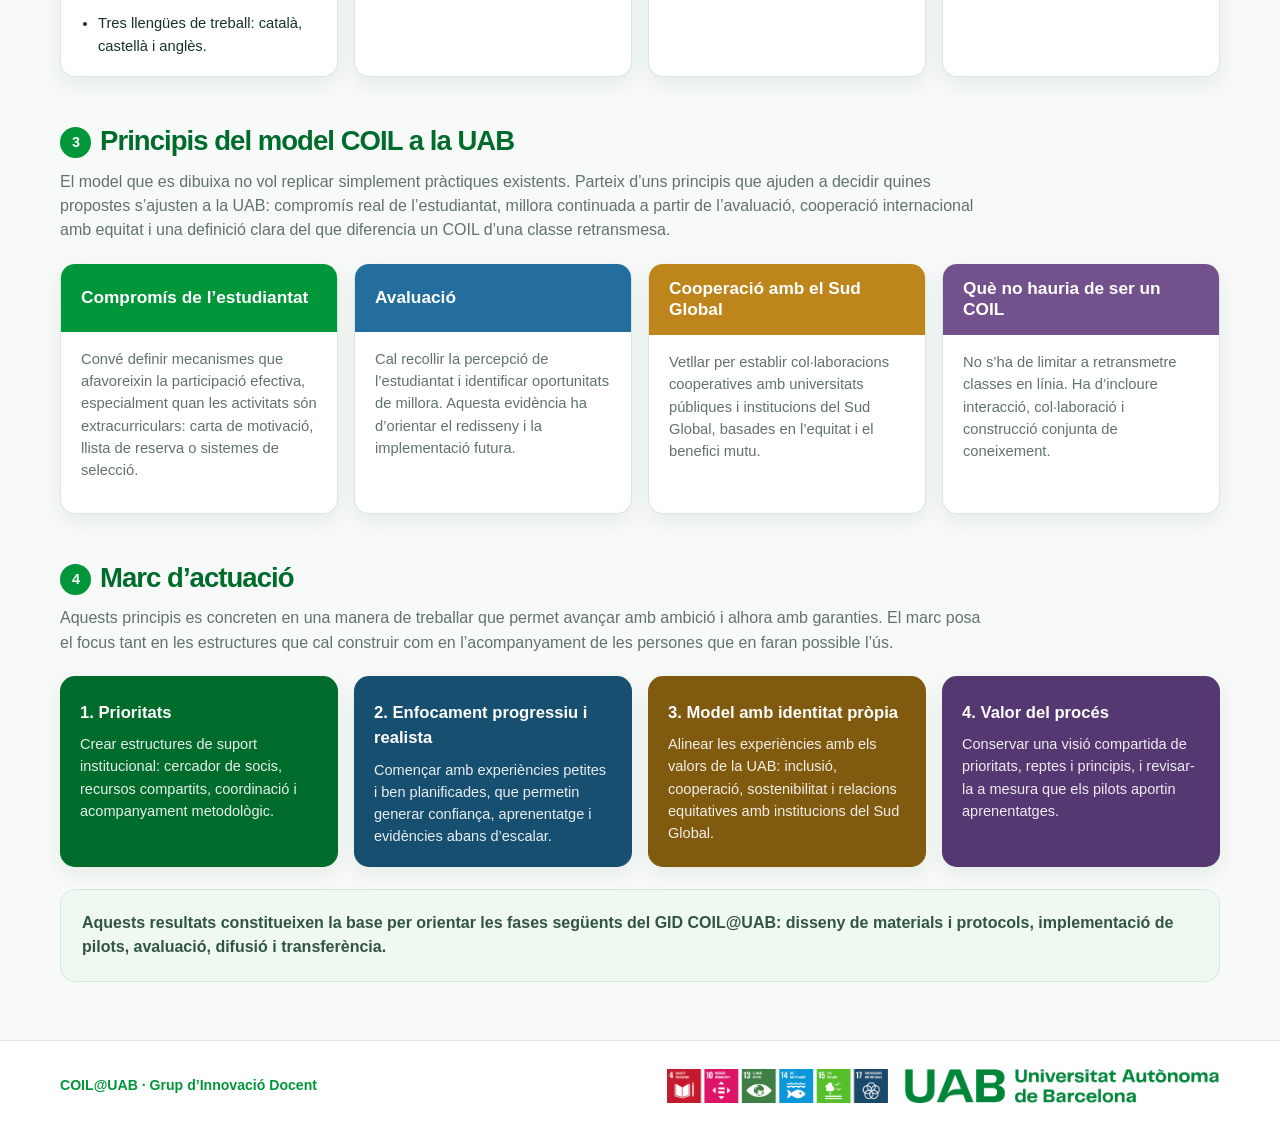
<file: resultats-primera-trobada.html>
<!doctype html>
<html lang="ca"><head><meta charset="utf-8"><meta name="viewport" content="width=device-width,initial-scale=1"><title>COIL@UAB | Resultats del primer grup focal</title><link rel="stylesheet" href="site.css"><style>
.needs-grid,.swot-grid,.principles,.framework{display:grid;gap:16px}.needs-grid,.swot-grid,.principles{grid-template-columns:repeat(4,1fr)}.topic{padding:20px;display:flex;flex-direction:column;min-height:340px}.topic h3,.swot h3,.principle h3{margin:0 0 10px;color:var(--uab-dark);font-size:1.08rem}.topic ul,.swot ul{margin:0;padding-left:18px;font-size:.92rem}.topic li+li,.swot li+li{margin-top:7px}.topic .note{margin-top:auto;margin-bottom:0;padding:11px;border-radius:10px;background:var(--uab-soft);color:var(--uab-dark);font-size:.88rem;font-weight:800}.swot{padding:19px;border-top:5px solid var(--uab)}.swot.weak{border-top-color:#d68a17}.swot.opportunity{border-top-color:#4d9b6a}.swot.risk{border-top-color:#789080}.principle{padding:20px;min-height:250px}.principle h3{min-height:52px}.principle p{margin:0;color:var(--muted);font-size:.92rem}.framework{grid-template-columns:repeat(4,1fr)}.frame{padding:19px;border-top:5px solid var(--uab)}.frame h3{margin:0 0 8px;color:var(--uab-dark);font-size:1.04rem}.frame p{margin:0;color:var(--muted);font-size:.91rem}.conclusion{margin-top:22px;padding:21px;border-radius:15px;background:#eff8f1;border:1px solid #d2e8d7;color:#315540;font-weight:700}@media(max-width:980px){.needs-grid,.swot-grid,.principles,.framework{grid-template-columns:repeat(2,1fr)}}@media(max-width:600px){.needs-grid,.swot-grid,.principles,.framework{grid-template-columns:1fr}.topic{min-height:auto}.principle h3{min-height:0}}</style><script src="site-shell.js" defer></script></head>
<body><header class="site-hero"><div data-site-header></div><div class="wrap hero-content"><p class="eyebrow">Diagnosi inicial</p><h1>Mapa de necessitats, anàlisi de punts forts i febles (DAFO), i principis del model COIL a la UAB</h1><p class="lead">Resultats del primer grup focal del GID COIL@UAB: Una base compartida per dissenyar un model COIL viable, progressiu i amb identitat pròpia a la UAB.</p><div class="chips"><span class="chip">26 de maig de 2026</span><span class="chip">Sessió participativa</span><span class="chip">Necessitats · DAFO · Principis</span></div></div></header>
<main class="wrap page-main"><section><h2 class="section-title"><span class="number">1</span>Mapa de necessitats</h2><p class="section-intro">Per posar en marxa un COIL no n’hi ha prou amb la iniciativa d’un professor o professora: cal un ecosistema que en faci possible la preparació, el desenvolupament i la continuïtat. El grup focal identifica quatre àmbits que s’han de reforçar de manera coordinada: la infraestructura i els contactes, la formació pràctica, una dedicació realista i el reconeixement institucional.</p><div class="needs-grid"><article class="topic card"><h3>Suport institucional i tecnològic</h3><ul><li>Accés institucional a les plataformes necessàries.</li><li>Espai compartit —«COIL Connect»— per trobar partners.</li><li>Fitxes de professorat i assignatures per facilitar encaixos.</li></ul><p class="note">Trobar socis internacionals és una barrera d’entrada principal.</p></article><article class="topic card"><h3>Formació</h3><ul><li>Formació específica per iniciar i dissenyar un COIL.</li><li>Orientació sobre dimensions, passos i viabilitat.</li><li>Exemples i bones pràctiques d’altres universitats.</li></ul><p class="note">Més enllà de les eines: cal orientació metodològica i pràctica.</p></article><article class="topic card"><h3>Càrrega de treball</h3><ul><li>Estimar el temps real necessari.</li><li>Definir una escala assumible d’estudiants.</li><li>Planificar la dedicació docent.</li></ul><p class="note">Començar amb experiències petites, progressives i realistes.</p></article><article class="topic card"><h3>Reconeixement institucional</h3><ul><li>Coordinació institucional.</li><li>Materials compartits i suport metodològic.</li><li>Visibilitat de les experiències.</li></ul><p class="note">El COIL no pot dependre només de l’esforç individual.</p></article></div></section>
<section><h2 class="section-title"><span class="number">2</span>Anàlisi de punts forts i febles (DAFO)</h2><p class="section-intro">La DAFO ajuda a distingir allò que la UAB ja té al seu favor d’allò que encara cal resoldre, i també a llegir les condicions externes que poden facilitar o dificultar el desplegament. És una eina per prioritzar: construir sobre les fortaleses, actuar sobre les febleses, aprofitar oportunitats i anticipar riscos.</p><div class="swot-grid"><article class="swot card"><h3>Fortaleses</h3><ul><li>Suport potencial de l’ARI.</li><li>Diversitat disciplinària en un mateix campus.</li><li>Cultura oberta a metodologies innovadores.</li><li>Contactes internacionals del professorat.</li><li>Col·laboracions i experiències consolidades.</li><li>Tres llengües de treball: català, castellà i anglès.</li></ul></article><article class="swot weak card"><h3>Febleses</h3><ul><li>Oferta limitada d’assignatures en anglès.</li><li>Rigidesa dels plans docents per integrar activitats compartides.</li><li>Manca d’un marc institucional que centralitzi recursos, experiències, coordinació i reconeixement.</li></ul></article><article class="swot opportunity card"><h3>Oportunitats</h3><ul><li>El castellà pot facilitar col·laboracions amb Amèrica Llatina i, en alguns casos, amb els EUA.</li><li>Universitats properes que ja fan COIL: font d’experiències i possibles aliances.</li></ul></article><article class="swot risk card"><h3>Amenaces</h3><ul><li>Participació incerta de l’estudiantat en COIL extracurriculars, que pot afectar la planificació i la dedicació docent.</li></ul></article></div></section>
<section><h2 class="section-title"><span class="number">3</span>Principis del model COIL a la UAB</h2><p class="section-intro">El model que es dibuixa no vol replicar simplement pràctiques existents. Parteix d’uns principis que ajuden a decidir quines propostes s’ajusten a la UAB: compromís real de l’estudiantat, millora continuada a partir de l’avaluació, cooperació internacional amb equitat i una definició clara del que diferencia un COIL d’una classe retransmesa.</p><div class="principles"><article class="principle card"><h3>Compromís de l’estudiantat</h3><p>Convé definir mecanismes que afavoreixin la participació efectiva, especialment quan les activitats són extracurriculars: carta de motivació, llista de reserva o sistemes de selecció.</p></article><article class="principle card"><h3>Avaluació</h3><p>Cal recollir la percepció de l’estudiantat i identificar oportunitats de millora. Aquesta evidència ha d’orientar el redisseny i la implementació futura.</p></article><article class="principle card"><h3>Cooperació amb el Sud Global</h3><p>Vetllar per establir col·laboracions cooperatives amb universitats públiques i institucions del Sud Global, basades en l’equitat i el benefici mutu.</p></article><article class="principle card"><h3>Què no hauria de ser un COIL</h3><p>No s’ha de limitar a retransmetre classes en línia. Ha d’incloure interacció, col·laboració i construcció conjunta de coneixement.</p></article></div></section>
<section><h2 class="section-title">Marc d’actuació</h2><p class="section-intro">Aquests principis es concreten en una manera de treballar que permet avançar amb ambició i alhora amb garanties. El marc posa el focus tant en les estructures que cal construir com en l’acompanyament de les persones que en faran possible l’ús.</p><div class="framework"><article class="frame card"><h3>1. Prioritats</h3><p>Crear estructures de suport institucional: cercador de socis, recursos compartits, coordinació i acompanyament metodològic.</p></article><article class="frame card"><h3>2. Enfocament progressiu i realista</h3><p>Començar amb experiències petites i ben planificades, que permetin generar confiança, aprenentatge i evidències abans d’escalar.</p></article><article class="frame card"><h3>3. Model amb identitat pròpia</h3><p>Alinear les experiències amb els valors de la UAB: inclusió, cooperació, sostenibilitat i relacions equitatives amb institucions del Sud Global.</p></article><article class="frame card"><h3>4. Valor del procés</h3><p>Conservar una visió compartida de prioritats, reptes i principis, i revisar-la a mesura que els pilots aportin aprenentatges.</p></article></div><div class="conclusion">Aquests resultats constitueixen la base per orientar les fases següents del GID COIL@UAB: disseny de materials i protocols, implementació de pilots, avaluació, difusió i transferència.</div></section></main><footer class="site-footer" data-site-footer></footer></body></html>
</file>
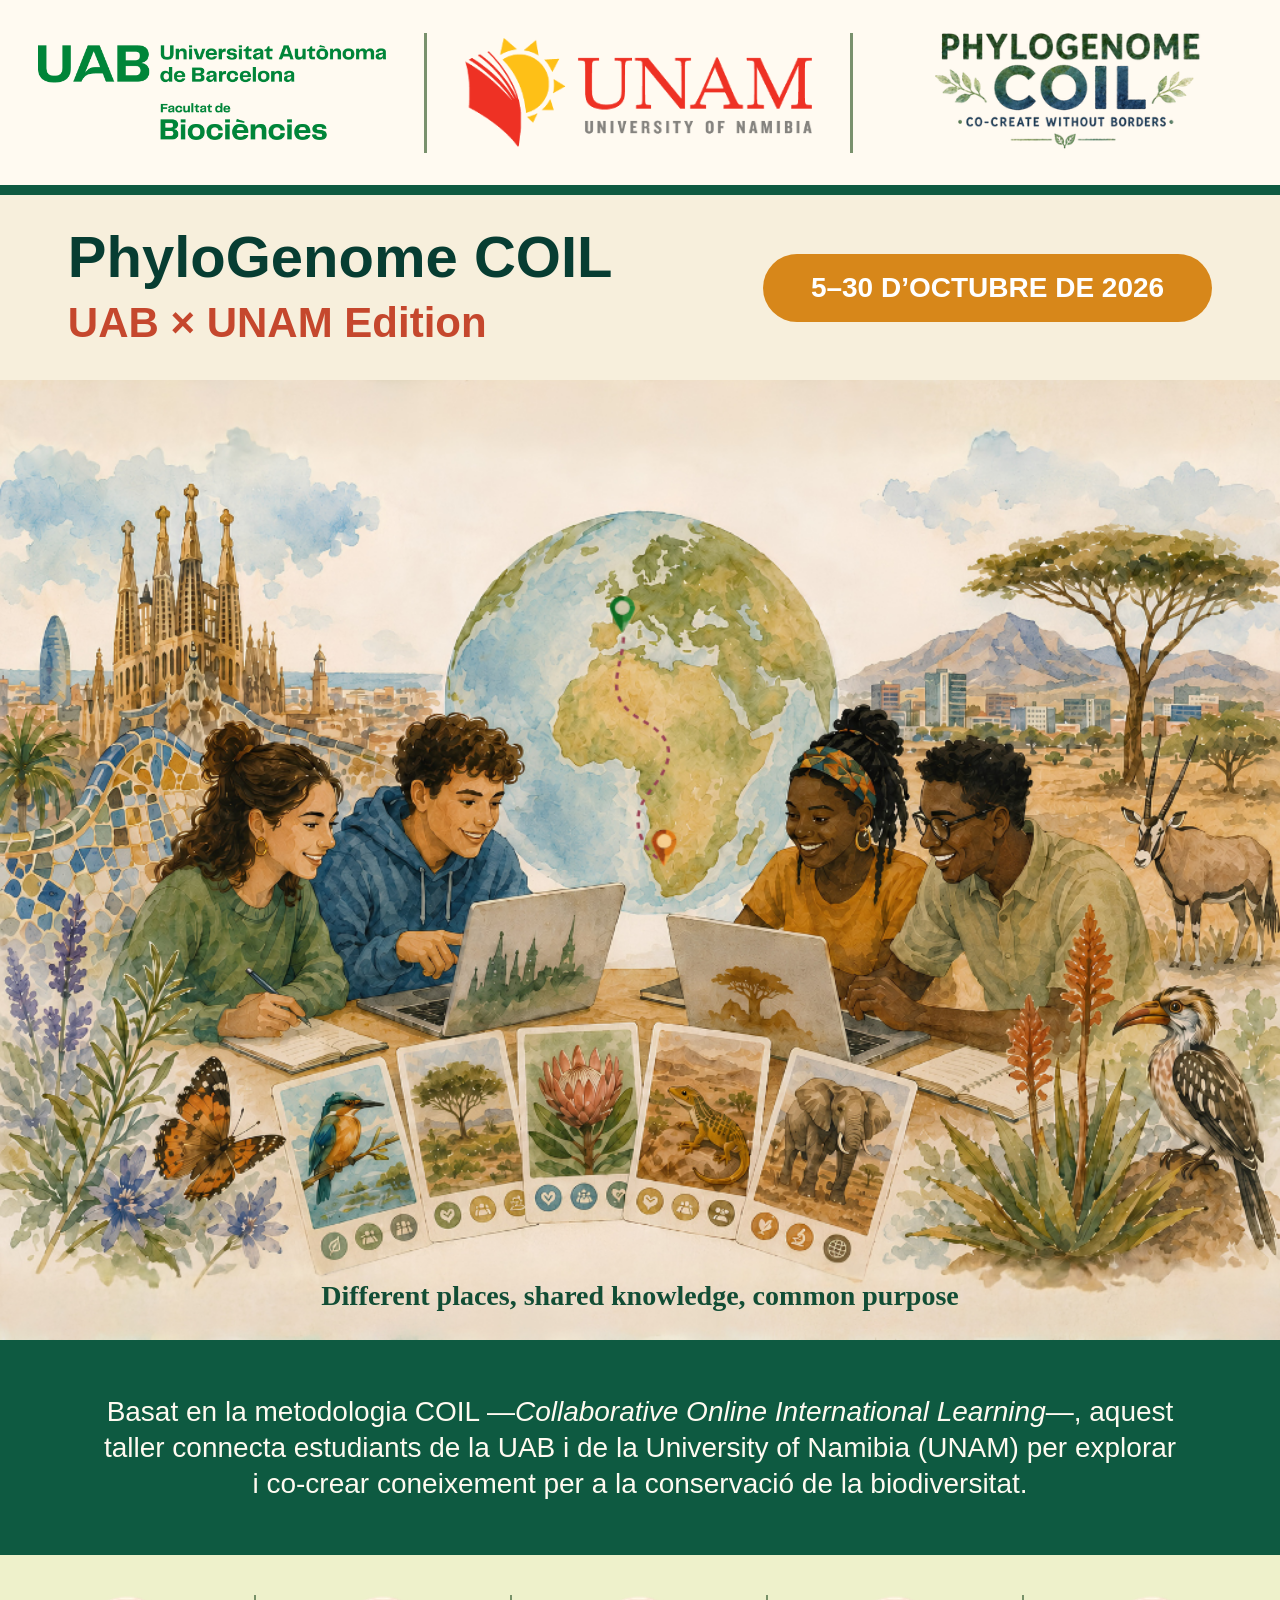
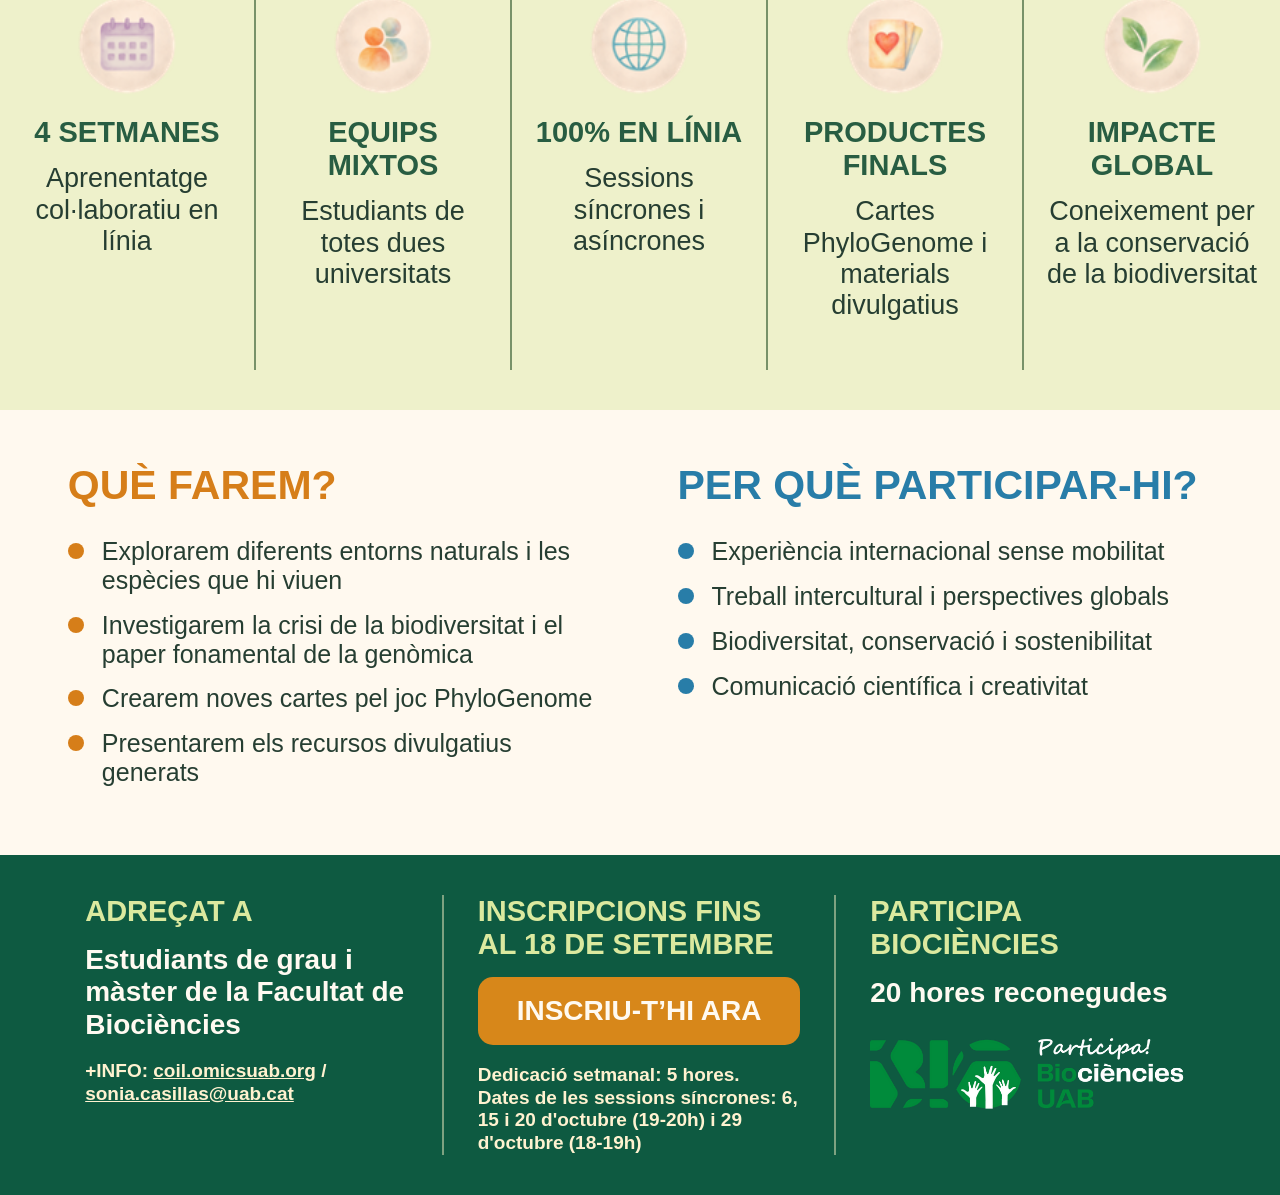
<file: phylogenome-coil-uab-unam-2026/phylogenome-coil-uab-unam-2026.html>
<!doctype html>
<html lang="ca">
<head>
  <meta charset="utf-8">
  <meta name="viewport" content="width=device-width, initial-scale=1">
  <title>PhyloGenome COIL · UAB × UNAM · Octubre 2026</title>
  <style>
    :root { --green:#0e5a41; --dark:#073d32; --cream:#fff9ef; --pale:#eef1cb; --orange:#d7871a; --blue:#287da8; }
    * { box-sizing:border-box; } body { margin:0; background:#e7e7e7; color:#263e32; font-family:Arial, sans-serif; }
    .poster { width:min(1800px, 100%); margin:auto; background:var(--cream); overflow:hidden; }
    .logos { height:185px; display:grid; grid-template-columns:repeat(3,1fr); align-items:center; background:#fffaf1; }
    .logos > div { height:120px; display:flex; justify-content:center; align-items:center; border-right:3px solid #79916d; }
    .logos > div:last-child { border:0; } .logos img { max-width:82%; max-height:120px; object-fit:contain; }
    .identity { border-top:10px solid var(--green); min-height:195px; padding:28px 5.3%; display:flex; align-items:center; justify-content:space-between; background:#f7efdc; }
    h1 { margin:0; color:var(--dark); font-size:58px; line-height:1; } .partner { margin:13px 0 0; color:#c5472d; font-weight:700; font-size:42px; }
    .date { padding:18px 48px; border-radius:50px; color:white; background:var(--orange); font-size:28px; font-weight:700; white-space:nowrap; }
    .hero { position:relative; line-height:0; } .hero img { display:block; width:100%; height:auto; }
    .quote { position:absolute; left:0; right:0; bottom:28px; margin:0; color:#124d35; font-family:Georgia, serif; font-weight:700; font-size:28px; line-height:1.1; text-align:center; }
    .intro { padding:54px 8%; background:var(--green); color:#fffaf0; text-align:center; font-size:28px; line-height:1.28; }
    .basics { display:grid; grid-template-columns:repeat(5,1fr); background:var(--pale); padding:40px 0; }
    .basic { min-height:375px; padding:0 20px; text-align:center; border-right:2px solid #789269; display:flex; flex-direction:column; align-items:center; }
    .basic:last-child { border:0; } .basic img { width:100px; max-width:92%; height:100px; object-fit:contain; margin-bottom:21px; }
    .basic h2 { margin:0 0 14px; color:#285d42; font-size:29px; } .basic p { margin:0; font-size:27px; line-height:1.15; }
    .details { display:grid; grid-template-columns:1fr 1fr; gap:75px; padding:52px 5.3%; }
    .details h2 { margin:0 0 28px; font-size:41px; } .todo h2 { color:#d67e19; } .why h2 { color:var(--blue); }
    ul { padding:0; margin:0; list-style:none; } li { position:relative; padding-left:34px; margin:0 0 16px; font-size:25px; line-height:1.15; }
    li::before { content:""; position:absolute; width:16px; height:16px; border-radius:50%; left:0; top:6px; } .todo li::before { background:#d67e19; } .why li::before { background:var(--blue); }
    .footer { display:grid; grid-template-columns:1fr 1fr 1fr; background:var(--green); color:#fffaf1; padding:40px 4%; }
    .foot { min-height:175px; padding:0 34px; border-right:2px solid #7ea281; } .foot:last-child { border:0; }
    .foot h2 { margin:0 0 16px; color:#dbe99f; font-size:29px; } .foot p { margin:0; font-size:28px; font-weight:700; line-height:1.16; }
    .foot .small { margin-top:19px; color:#fff2d0; font-size:19px; line-height:1.2; } .foot a { color:inherit; }
    .apply { display:inline-block; width:100%; padding:18px 16px; border-radius:15px; background:var(--orange); color:#fffaf1; text-align:center; text-decoration:none; font-size:28px; font-weight:700; }
    .deadline { margin-top:18px !important; color:#fff2a1; font-size:24px !important; }
    .participa-logo { width:100%; max-width:440px; max-height:100px; object-fit:contain; object-position:left center; margin-top:17px; }
    @media (max-width:800px) { .logos { height:115px; } .logos > div { height:75px; } .identity { padding:22px 5%; } h1 { font-size:38px; } .partner { font-size:24px; } .date { padding:16px 22px; font-size:20px; } .quote { font-size:23px; bottom:13px; } .intro { padding:30px 6%; font-size:21px; } .basics { grid-template-columns:1fr; padding:0; } .basic { min-height:auto; flex-direction:row; gap:18px; text-align:left; padding:24px; border:0; border-bottom:1px solid #789269; } .basic img { width:100px; height:100px; margin:0; } .basic h2 { font-size:21px; } .basic p { font-size:19px; } .details, .footer { grid-template-columns:1fr; gap:35px; } .details h2 { font-size:30px; } li { font-size:20px; } .foot { padding:0; min-height:0; border:0; } }
  </style>
</head>
<body>
  <main class="poster">
    <header class="logos" aria-label="Institucions participants">
      <div><img src="assets/logo-uab.png" alt="Facultat de Biociències, Universitat Autònoma de Barcelona"></div>
      <div><img src="assets/logo-unam.png" alt="University of Namibia"></div>
      <div><img src="assets/logo-coil.png" alt="PhyloGenome COIL"></div>
    </header>

    <section class="identity">
      <div><h1>PhyloGenome COIL</h1><p class="partner">UAB × UNAM Edition</p></div>
      <div class="date">5–30 D’OCTUBRE DE 2026</div>
    </section>

    <section class="hero">
      <img src="assets/imatge-principal.png" alt="Estudiants de Barcelona i Namíbia col·laborant en biodiversitat">
      <p class="quote">Different places, shared knowledge, common purpose</p>
    </section>

    <section class="intro">Basat en la metodologia COIL —<i>Collaborative Online International Learning</i>—, aquest taller connecta estudiants de la UAB i de la University of Namibia (UNAM) per explorar i co-crear coneixement per a la conservació de la biodiversitat.</section>

    <section class="basics" aria-label="Informació bàsica">
      <article class="basic"><img src="assets/icon1.png" alt=""><div><h2>4 SETMANES</h2><p>Aprenentatge col·laboratiu en línia</p></div></article>
      <article class="basic"><img src="assets/icon2.png" alt=""><div><h2>EQUIPS MIXTOS</h2><p>Estudiants de totes dues universitats</p></div></article>
      <article class="basic"><img src="assets/icon3.png" alt=""><div><h2>100% EN LÍNIA</h2><p>Sessions síncrones i asíncrones</p></div></article>
      <article class="basic"><img src="assets/icon4.png" alt=""><div><h2>PRODUCTES FINALS</h2><p>Cartes PhyloGenome i materials divulgatius</p></div></article>
      <article class="basic"><img src="assets/icon5.png" alt=""><div><h2>IMPACTE GLOBAL</h2><p>Coneixement per a la conservació de la biodiversitat</p></div></article>
    </section>

    <section class="details">
      <article class="todo"><h2>QUÈ FAREM?</h2><ul><li>Explorarem diferents entorns naturals i les espècies que hi viuen</li><li>Investigarem la crisi de la biodiversitat i el paper fonamental de la genòmica</li><li>Crearem noves cartes pel joc PhyloGenome</li><li>Presentarem els recursos divulgatius generats</li></ul></article>
      <article class="why"><h2>PER QUÈ PARTICIPAR-HI?</h2><ul><li>Experiència internacional sense mobilitat</li><li>Treball intercultural i perspectives globals</li><li>Biodiversitat, conservació i sostenibilitat</li><li>Comunicació científica i creativitat</li></ul></article>
    </section>

    <footer class="footer">
      <section class="foot"><h2>ADREÇAT A</h2><p>Estudiants de grau i màster de la Facultat de Biociències</p><p class="small">+INFO: <a href="https://coil.omicsuab.org/" target="_blank">coil.omicsuab.org</a> / <a href="mailto:sonia.casillas@uab.cat">sonia.casillas@uab.cat</a></p></section>
      <section class="foot"><h2>INSCRIPCIONS FINS AL 18 DE SETEMBRE</h2><a class="apply" href="https://forms.cloud.microsoft/e/Vu6WxvmJqx" target="_blank">INSCRIU-T’HI ARA</a><p class="small">Dedicació setmanal: 5 hores. </br>Dates de les sessions síncrones: 6, 15 i 20 d'octubre (19-20h) i 29 d'octubre (18-19h)</p></section>
      <section class="foot"><h2>PARTICIPA BIOCIÈNCIES</h2><p>20 hores reconegudes</p><a href="https://sidciencies.uab.cat/biociencies/participa/" target="_blank"><img class="participa-logo" src="assets/logo-participa.png" alt="Participa Biociències UAB"></a></section>
    </footer>
  </main>
</body>
</html>
</file>
<file: site.css>
:root{--uab:#009639;--uab-dark:#006c2c;--uab-soft:#e7f5eb;--teal:#008b95;--teal-soft:#e1f4f5;--blue:#236e9e;--blue-soft:#e6f0f7;--gold:#bd851b;--gold-soft:#fbf2df;--violet:#72518d;--violet-soft:#f0ebf5;--coral:#b86457;--coral-soft:#f8eae7;--ink:#183229;--muted:#61736a;--paper:#f7faf8;--line:#d9e7dc;--shadow:0 7px 20px rgba(20,65,38,.08)}
*{box-sizing:border-box}html{scroll-behavior:smooth}body{margin:0;color:var(--ink);background:var(--paper);font-family:Telegraf,"Telegraf Bold",Arial,sans-serif;line-height:1.52}.wrap{width:min(1160px,calc(100% - 40px));margin:auto}.site-hero{color:#fff;background:linear-gradient(105deg,rgba(0,150,57,.93),rgba(0,108,44,.72)),url("COIL-UAB-Banner.png") center/cover;position:relative;overflow:hidden}.site-hero:after{content:"";position:absolute;inset:0;background-image:linear-gradient(rgba(255,255,255,.18) 1px,transparent 1px),linear-gradient(90deg,rgba(255,255,255,.18) 1px,transparent 1px);background-size:34px 34px;mask-image:linear-gradient(90deg,#000,transparent 82%);opacity:.45;pointer-events:none}.site-brand{position:relative;z-index:1;display:flex;align-items:center;gap:12px;padding:24px 0 0;color:#fff;text-decoration:none;font-weight:800;letter-spacing:.02em}.site-brand img{width:57px;height:57px;object-fit:contain;background:#fff;border-radius:12px;padding:4px}.hero-content{position:relative;z-index:1;padding:32px 0 58px}.eyebrow{margin:0 0 10px;color:#e1f6e7;font-size:.8rem;font-weight:800;text-transform:uppercase;letter-spacing:.09em}.hero-content h1{max-width:1020px;margin:0;font-size:clamp(2.1rem,5vw,4.25rem);line-height:1.04;letter-spacing:-.045em}.lead{max-width:865px;margin:20px 0 0;color:#f0fff4;font-size:1.13rem}.chips{display:flex;flex-wrap:wrap;gap:9px;margin-top:24px}.chip{padding:7px 11px;border:1px solid rgba(255,255,255,.48);border-radius:999px;font-size:.86rem}.page-main{padding:38px 0 58px}.page-main section{margin-top:43px}.section-title{margin:0 0 8px;color:var(--uab-dark);font-size:1.72rem;letter-spacing:-.035em}.number{display:inline-grid;place-items:center;width:31px;height:31px;margin-right:9px;border-radius:50%;background:var(--uab);color:#fff;font-size:.9rem;vertical-align:3px}.section-intro{max-width:930px;margin:0 0 21px;color:var(--muted)}.panel,.card,.kpi{background:#fff;border:1px solid var(--line);border-radius:15px;box-shadow:var(--shadow)}.panel{padding:21px}.panel h3{margin:0 0 6px;color:var(--uab-dark);font-size:1.08rem}.panel>p{margin:0 0 16px;color:var(--muted);font-size:.93rem}.two{display:grid;grid-template-columns:1fr 1fr;gap:19px}.bars{display:grid;gap:11px}.bar-row{display:grid;grid-template-columns:minmax(160px,1.35fr) minmax(85px,2fr) 70px;gap:10px;align-items:center;font-size:.86rem}.bar-track{height:14px;border-radius:999px;overflow:hidden;background:#e7eee9}.bar-fill{display:block;height:100%;min-width:3px;border-radius:inherit;background:linear-gradient(90deg,var(--uab),#64be79)}.bar-fill.teal{background:linear-gradient(90deg,var(--teal),#65b8c0)}.bar-fill.blue{background:linear-gradient(90deg,var(--blue),#78a9cc)}.bar-fill.gold{background:linear-gradient(90deg,var(--gold),#e1ba65)}.bar-fill.violet{background:linear-gradient(90deg,var(--violet),#ad92c2)}.bar-fill.coral{background:linear-gradient(90deg,var(--coral),#db9a90)}.bar-value{text-align:right;color:var(--uab-dark);font-weight:800;white-space:nowrap}.pie-layout{display:grid;grid-template-columns:160px 1fr;gap:20px;align-items:center}.pie{width:156px;aspect-ratio:1;border-radius:50%;position:relative;box-shadow:inset 0 0 0 1px rgba(0,0,0,.04)}.pie:after{content:"";position:absolute;inset:31%;border-radius:50%;background:#fff}.legend{display:grid;gap:8px;font-size:.9rem}.legend span{display:flex;gap:8px;align-items:center}.dot{width:11px;height:11px;border-radius:50%;flex:0 0 11px}.site-footer{padding:28px 0;background:#fff;border-top:1px solid var(--line)}.footer-grid{display:grid;grid-template-columns:1fr auto;gap:22px;align-items:center;color:var(--muted);font-size:.88rem}.footer-grid a{color:var(--uab);font-weight:800;text-decoration:none}.footer-grid a:hover{text-decoration:underline}.footer-logos{display:flex;align-items:center;gap:16px}.ods,.uab{width:auto;height:34px;max-width:100%;display:block}@media(max-width:860px){.two{grid-template-columns:1fr}.bar-row{grid-template-columns:minmax(140px,1.35fr) minmax(80px,2fr) 66px}}@media(max-width:590px){.wrap{width:min(100% - 28px,1160px)}.site-brand{font-size:.9rem}.site-brand img{width:49px;height:49px}.hero-content{padding-bottom:45px}.footer-grid{grid-template-columns:1fr}.ods,.uab{height:28px}.pie-layout{grid-template-columns:130px 1fr;gap:13px}.pie{width:130px}.bar-row{grid-template-columns:minmax(110px,1.2fr) minmax(56px,1fr) 54px;font-size:.78rem}}
</file>
